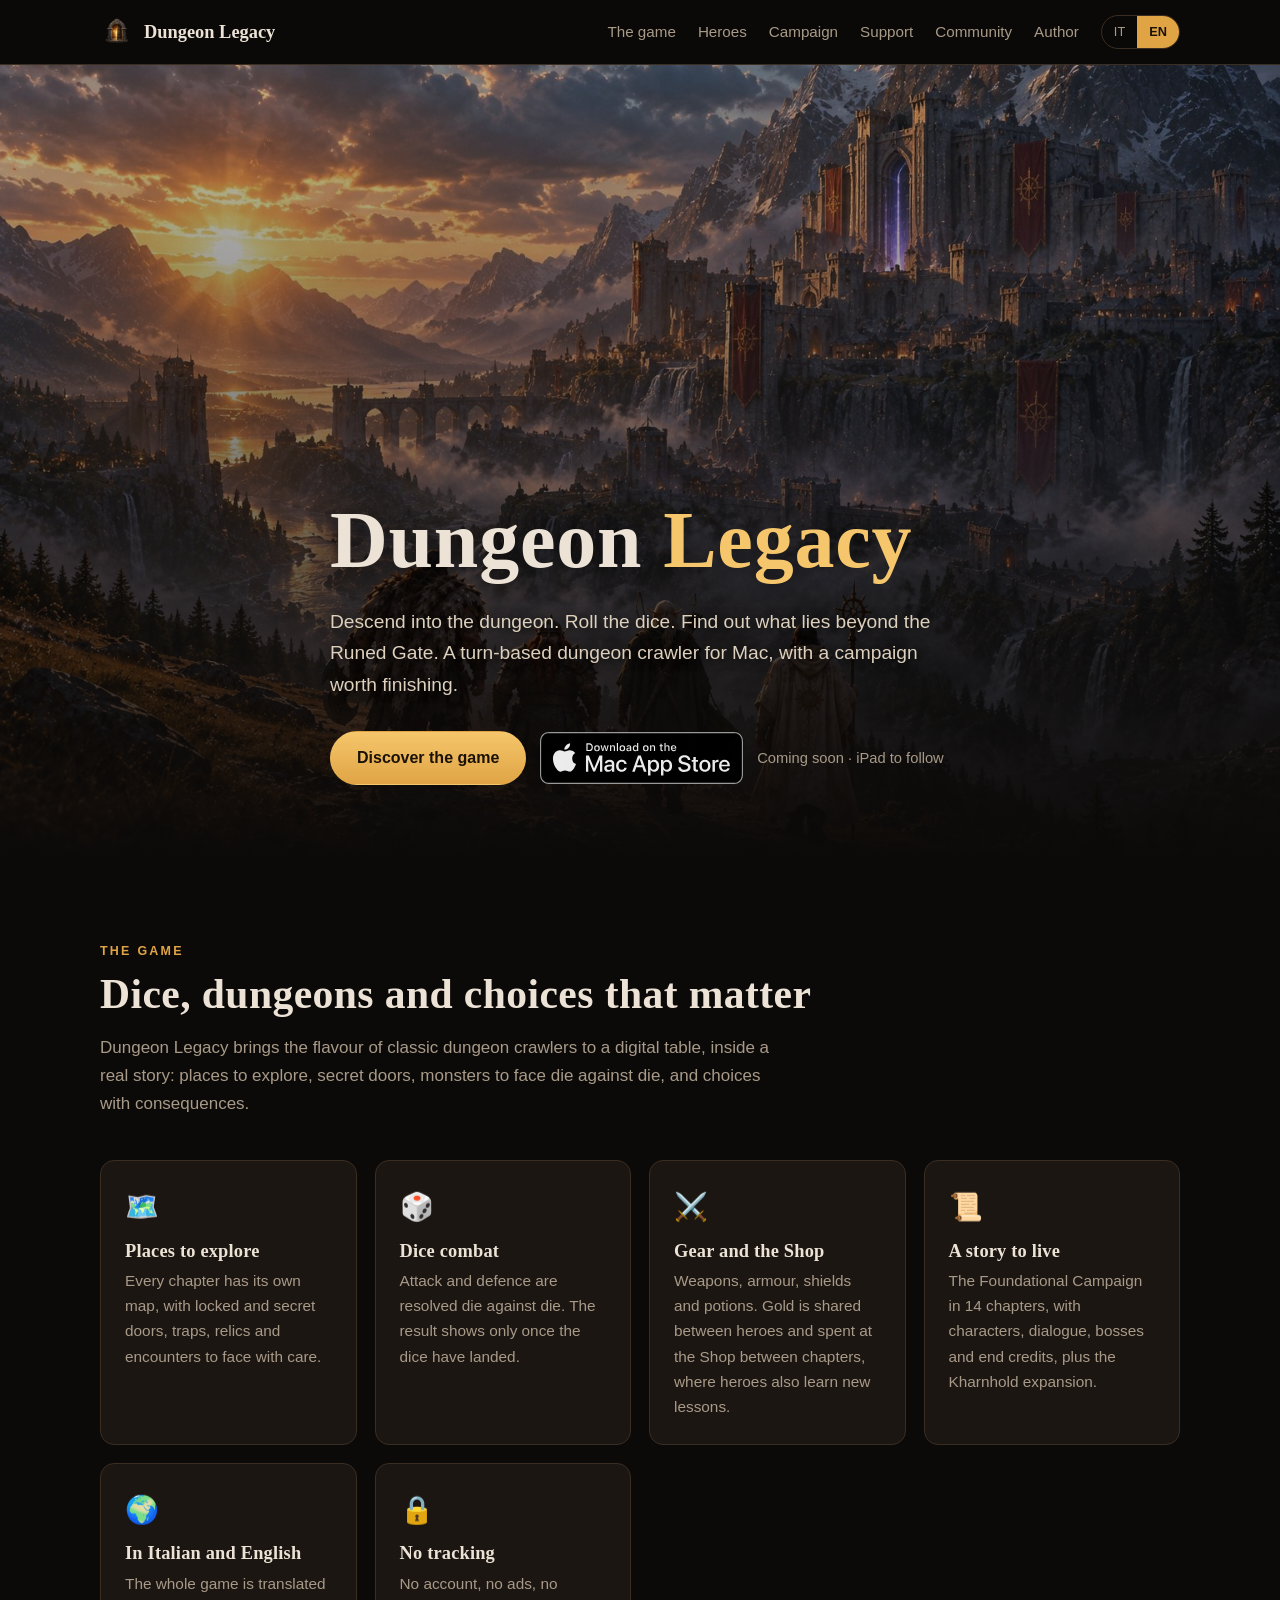
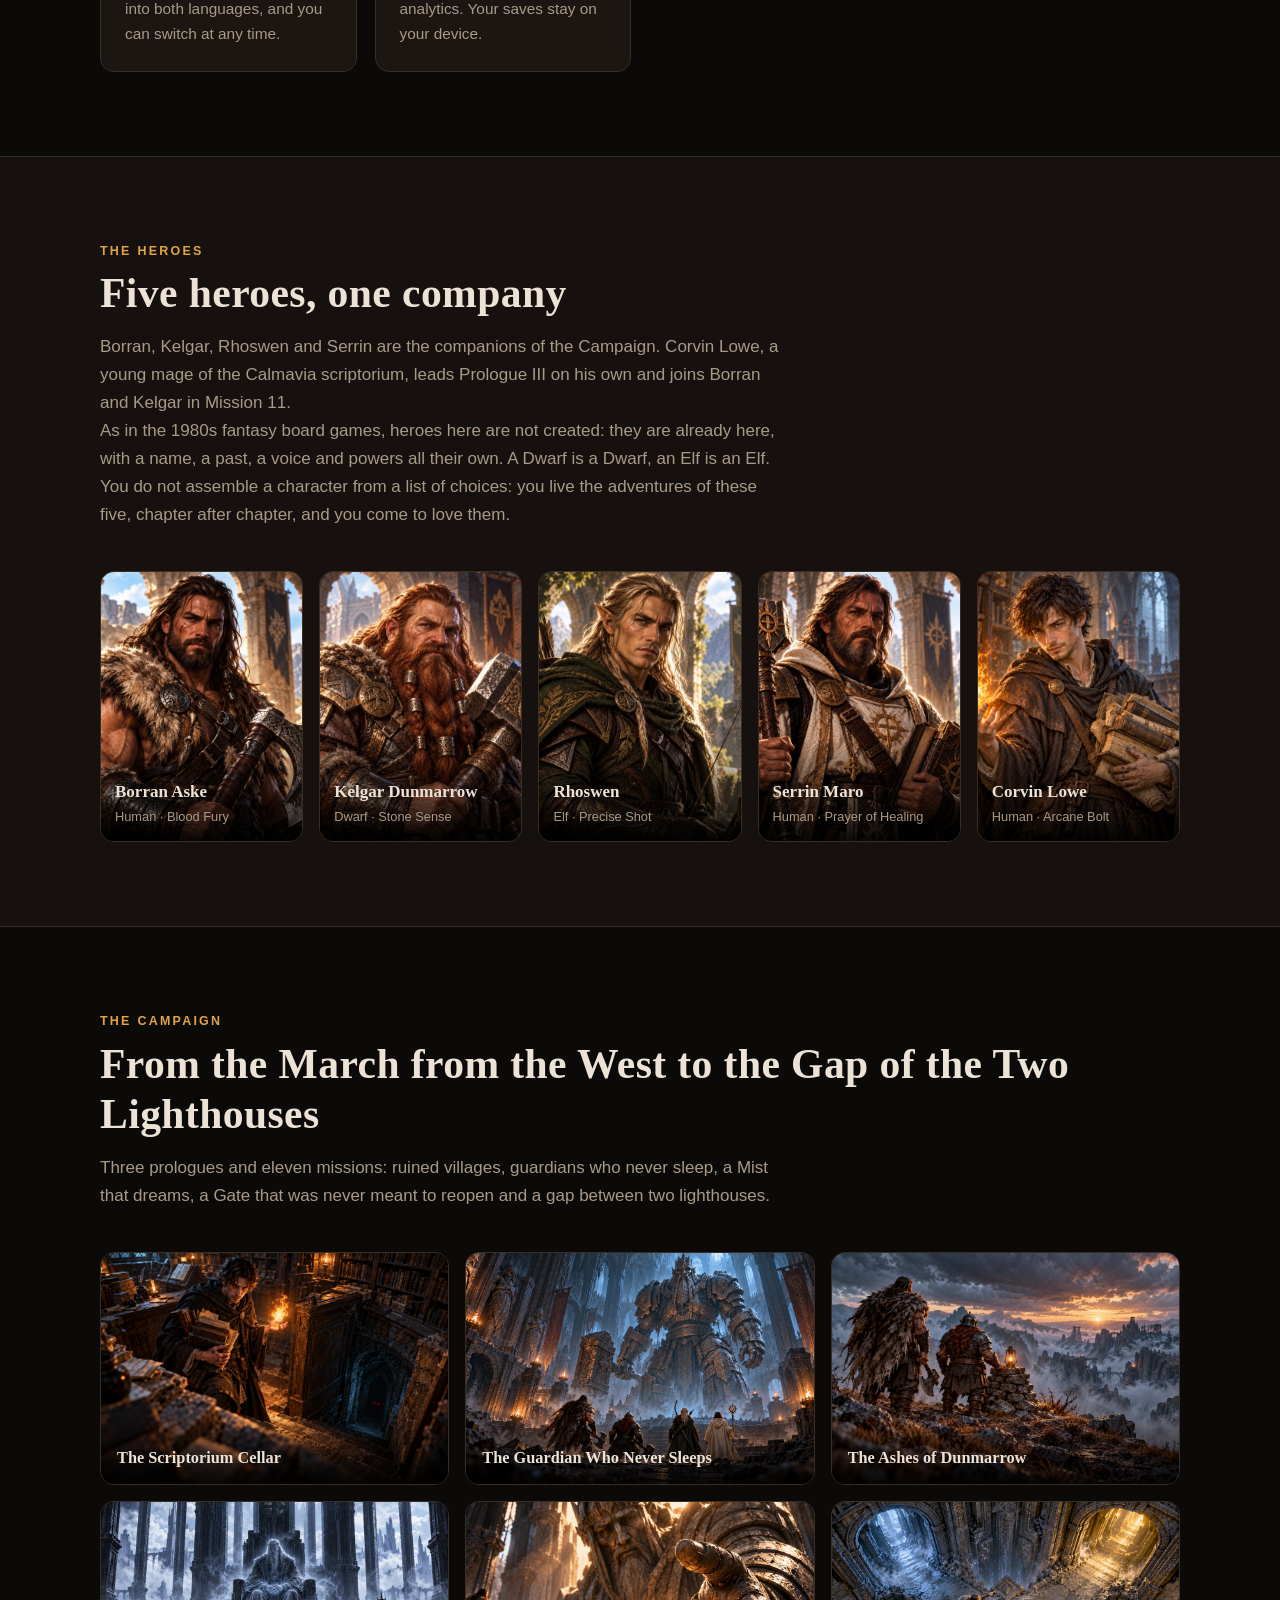
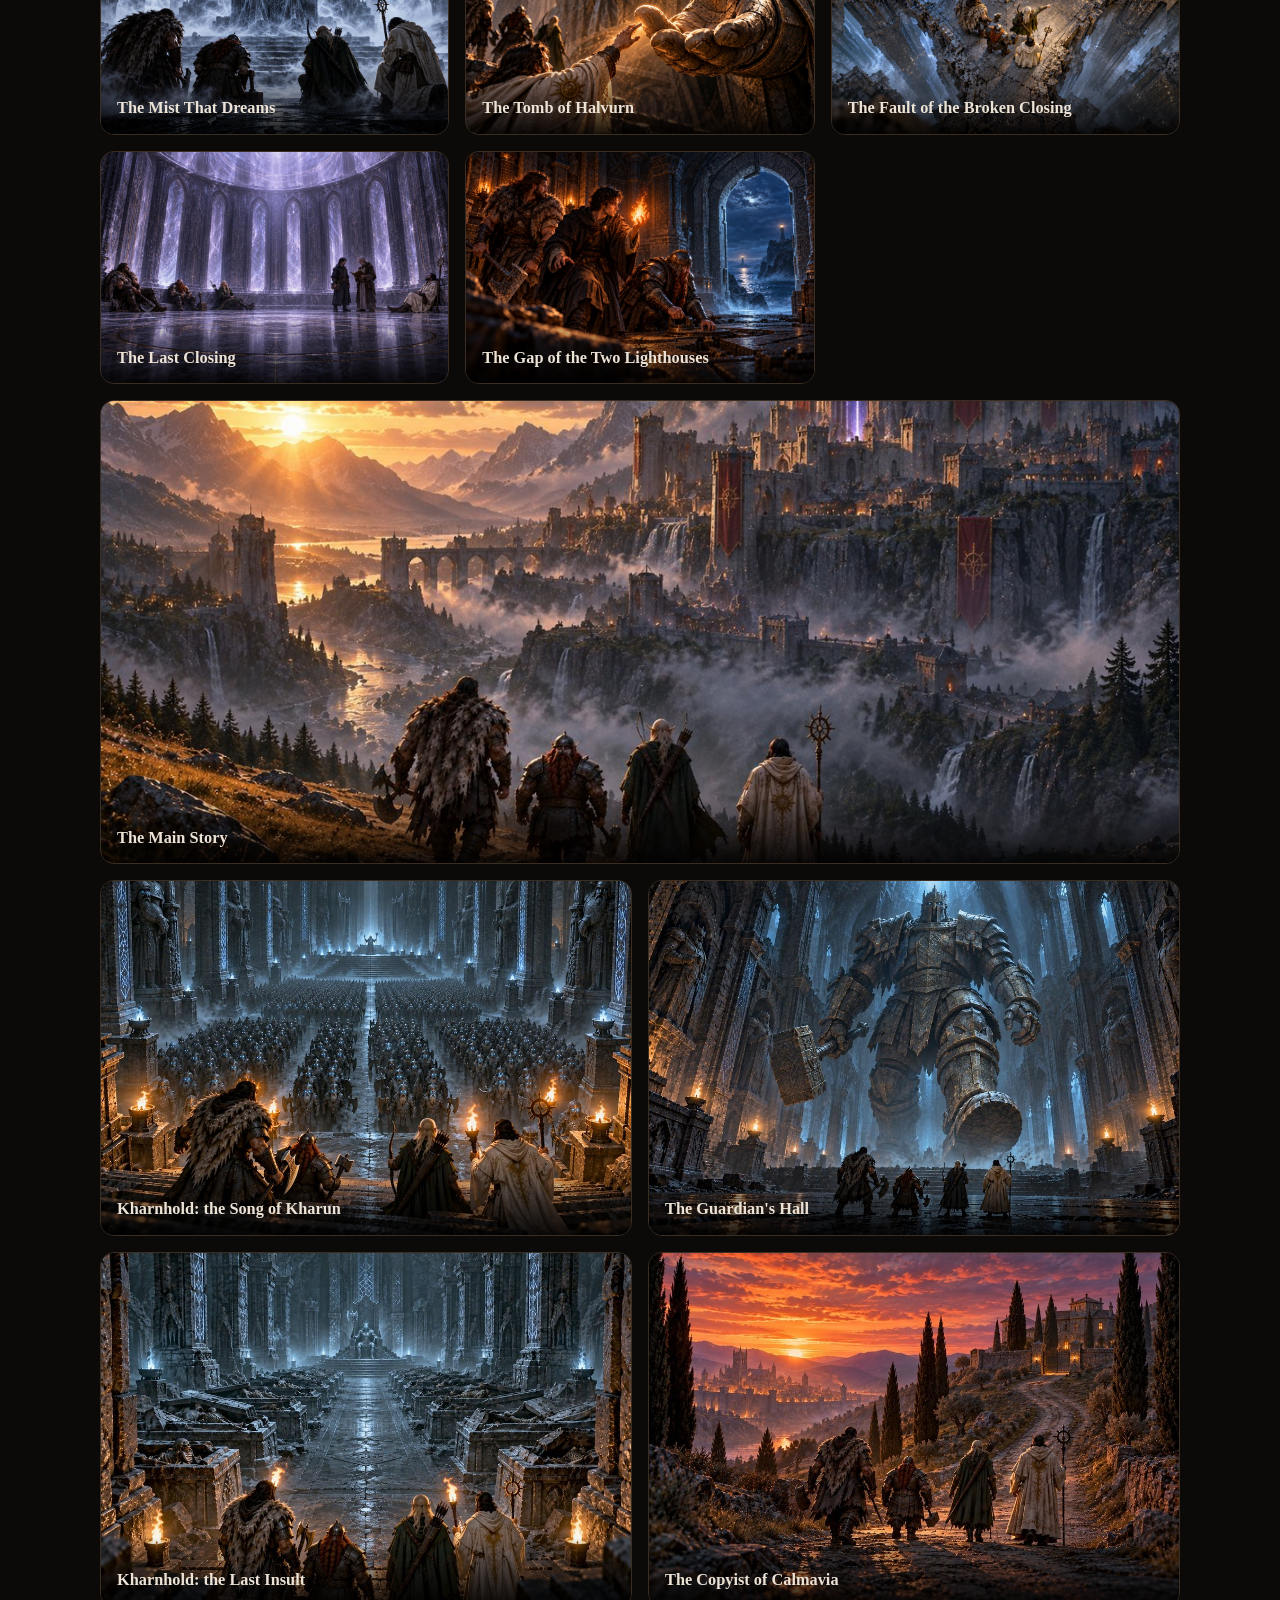
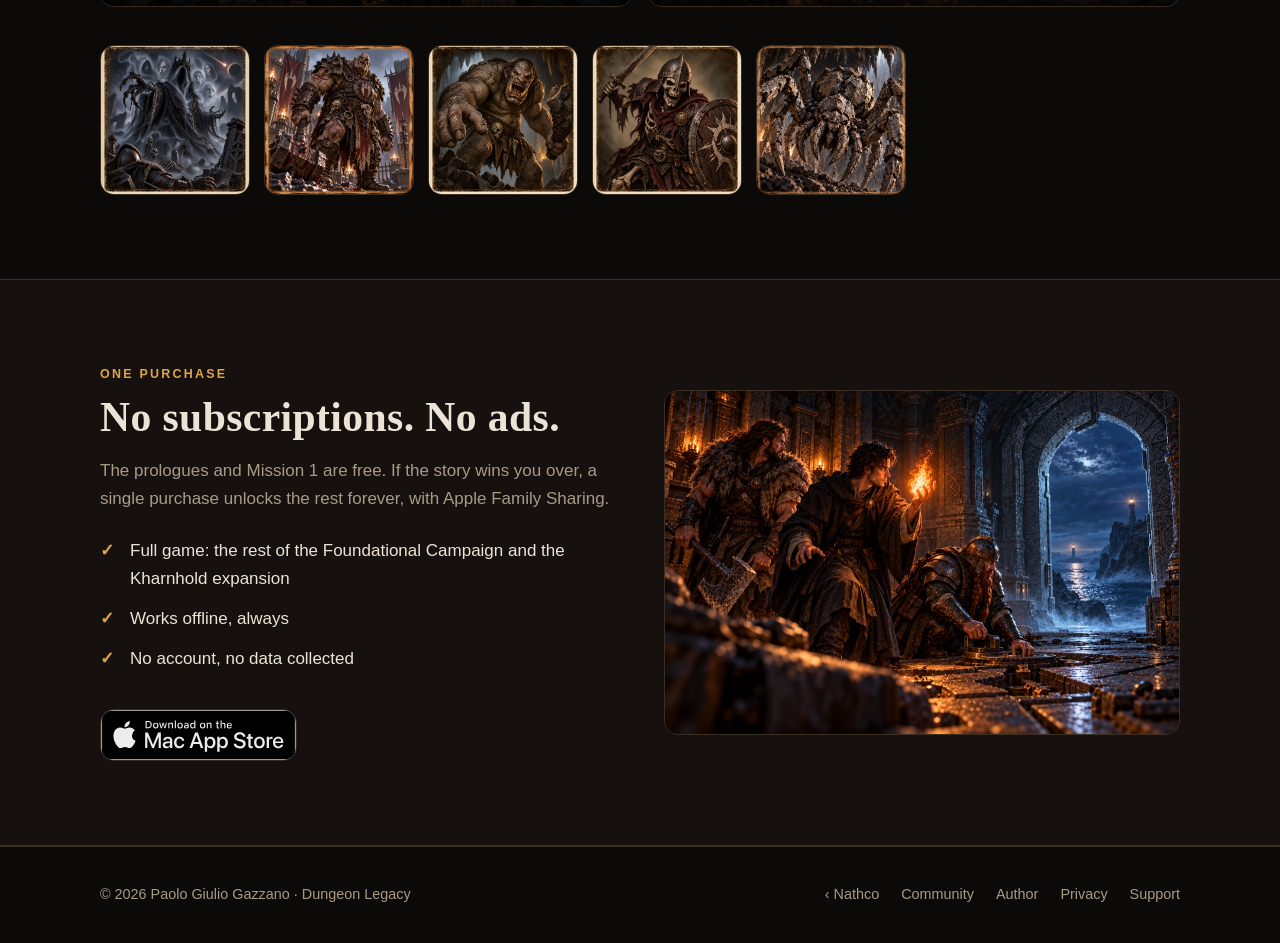
<file: index.html>
<!DOCTYPE html>
<html lang="it">
<head>
<meta charset="utf-8">
<meta name="viewport" content="width=device-width, initial-scale=1">
<title>Dungeon Legacy — dungeon crawler narrativo per Mac</title>
<meta name="description" content="Dungeon Legacy: dungeon crawler a turni per Mac con dadi, eroi e una campagna narrativa in 14 capitoli. Senza abbonamenti, senza pubblicità, senza raccolta dati.">
<meta property="og:title" content="Dungeon Legacy — dungeon crawler narrativo per Mac">
<meta property="og:description" content="Dungeon Legacy: dungeon crawler a turni per Mac con dadi, eroi e una campagna narrativa in 14 capitoli. Senza abbonamenti, senza pubblicità, senza raccolta dati.">
<meta property="og:type" content="website">
<meta property="og:site_name" content="Dungeon Legacy">
<meta property="og:locale" content="it_IT">
<meta property="og:locale:alternate" content="en_US">
<meta property="og:url" content="https://dungeonlegacy.app/">
<meta property="og:image" content="https://dungeonlegacy.app/img/hero-2.jpg">
<meta property="og:image:width" content="1536">
<meta property="og:image:height" content="1024">
<meta property="og:image:alt" content="Dungeon Legacy: eroi nel dungeon">
<meta name="twitter:card" content="summary_large_image">
<link rel="canonical" href="https://dungeonlegacy.app/">
<link rel="icon" href="img/logo.png">
<link rel="stylesheet" href="style.css">
</head>
<body data-title-it="Dungeon Legacy — Dungeon crawler narrativo per Mac" data-title-en="Dungeon Legacy — Story-driven dungeon crawler for Mac">
<header class="nav"><div class="wrap">
  <a class="brand" href="/"><img src="img/logo.png" alt="">Dungeon Legacy</a>
  <nav class="links">
    <a href="/#game"><span data-l="it">Il gioco</span><span data-l="en">The game</span></a>
    <a href="/#heroes"><span data-l="it">Eroi</span><span data-l="en">Heroes</span></a>
    <a href="/#campaign"><span data-l="it">Campagna</span><span data-l="en">Campaign</span></a>
    <a href="/support"><span data-l="it">Supporto</span><span data-l="en">Support</span></a>
    <a href="/community"><span data-l="it">Community</span><span data-l="en">Community</span></a>
  <a href="/author"><span data-l="it">Autore</span><span data-l="en">Author</span></a></nav>
  <div class="lang" role="group" aria-label="Language"><button data-lang="it" aria-pressed="true">IT</button><button data-lang="en" aria-pressed="false">EN</button></div>
</div></header>

<div class="hero"><div class="wrap">
  <h1>Dungeon <span>Legacy</span></h1>
  <p class="lead" data-l="it">Scendi nel dungeon. Tira i dadi. Scopri cosa si nasconde oltre la Porta Runata. Un dungeon crawler a turni per Mac, con una campagna che vale la pena di finire.</p>
  <p class="lead" data-l="en">Descend into the dungeon. Roll the dice. Find out what lies beyond the Runed Gate. A turn-based dungeon crawler for Mac, with a campaign worth finishing.</p>
  <div class="cta">
    <a class="btn primary" href="#game"><span data-l="it">Scopri il gioco</span><span data-l="en">Discover the game</span></a>
    <span class="store" data-soon><img data-l="it" src="img/badge-mas-it.svg" alt="Scarica su Mac App Store"><img data-l="en" src="img/badge-mas-en.svg" alt="Download on the Mac App Store"></span>
    <span class="badge-soon" data-l="it">In arrivo · iPad a seguire</span>
    <span class="badge-soon" data-l="en">Coming soon · iPad to follow</span>
  </div>
</div></div>

<section id="game"><div class="wrap">
  <div class="eyebrow" data-l="it">Il gioco</div><div class="eyebrow" data-l="en">The game</div>
  <h2 data-l="it">Dadi, dungeon e scelte che pesano</h2>
  <h2 data-l="en">Dice, dungeons and choices that matter</h2>
  <p class="sub" data-l="it">Dungeon Legacy porta al tavolo digitale il sapore dei classici dungeon crawler, dentro una storia vera: luoghi da esplorare, porte segrete, mostri da affrontare dado contro dado e scelte che hanno conseguenze.</p>
  <p class="sub" data-l="en">Dungeon Legacy brings the flavour of classic dungeon crawlers to a digital table, inside a real story: places to explore, secret doors, monsters to face die against die, and choices with consequences.</p>
  <div class="features">
    <div class="feat"><div class="ico">🗺️</div>
      <h3 data-l="it">Luoghi da esplorare</h3><h3 data-l="en">Places to explore</h3>
      <p data-l="it">Ogni capitolo ha la sua mappa, con porte chiuse e segrete, trappole, reperti e incontri da affrontare con giudizio.</p>
      <p data-l="en">Every chapter has its own map, with locked and secret doors, traps, relics and encounters to face with care.</p></div>
    <div class="feat"><div class="ico">🎲</div>
      <h3 data-l="it">Combattimento a dadi</h3><h3 data-l="en">Dice combat</h3>
      <p data-l="it">Attacco e difesa si risolvono dado contro dado. Il risultato compare solo quando i dadi si sono fermati.</p>
      <p data-l="en">Attack and defence are resolved die against die. The result shows only once the dice have landed.</p></div>
    <div class="feat"><div class="ico">⚔️</div>
      <h3 data-l="it">Equipaggiamento e Bottega</h3><h3 data-l="en">Gear and the Shop</h3>
      <p data-l="it">Armi, armature, scudi e pozioni. L'oro si condivide tra gli eroi e si spende alla Bottega tra un capitolo e l'altro, dove gli eroi imparano anche nuove lezioni.</p>
      <p data-l="en">Weapons, armour, shields and potions. Gold is shared between heroes and spent at the Shop between chapters, where heroes also learn new lessons.</p></div>
    <div class="feat"><div class="ico">📜</div>
      <h3 data-l="it">Una storia da vivere</h3><h3 data-l="en">A story to live</h3>
      <p data-l="it">La Campagna Fondativa in 14 capitoli, con personaggi, dialoghi, boss e titoli di coda, più l'espansione Kharnhold.</p>
      <p data-l="en">The Foundational Campaign in 14 chapters, with characters, dialogue, bosses and end credits, plus the Kharnhold expansion.</p></div>
    <div class="feat"><div class="ico">🌍</div>
      <h3 data-l="it">In italiano e in inglese</h3><h3 data-l="en">In Italian and English</h3>
      <p data-l="it">Tutto il gioco è tradotto in entrambe le lingue, e puoi cambiarla in qualsiasi momento.</p>
      <p data-l="en">The whole game is translated into both languages, and you can switch at any time.</p></div>
    <div class="feat"><div class="ico">🔒</div>
      <h3 data-l="it">Nessun tracciamento</h3><h3 data-l="en">No tracking</h3>
      <p data-l="it">Niente account, niente pubblicità, niente analytics. I tuoi salvataggi restano sul tuo dispositivo.</p>
      <p data-l="en">No account, no ads, no analytics. Your saves stay on your device.</p></div>
  </div>
</div></section>

<section id="heroes" class="alt"><div class="wrap">
  <div class="eyebrow" data-l="it">Gli eroi</div><div class="eyebrow" data-l="en">The heroes</div>
  <h2 data-l="it">Cinque eroi, una compagnia</h2><h2 data-l="en">Five heroes, one company</h2>
  <p class="sub" data-l="it">Borran, Kelgar, Rhoswen e Serrin sono i compagni della Campagna. Corvin Lowe, giovane mago dello scriptorium di Calmavia, guida da solo il Prologo III e affianca Borran e Kelgar nella Missione 11.</p>
  <p class="sub" data-l="en">Borran, Kelgar, Rhoswen and Serrin are the companions of the Campaign. Corvin Lowe, a young mage of the Calmavia scriptorium, leads Prologue III on his own and joins Borran and Kelgar in Mission 11.</p>
  <p class="sub" data-l="it">Come nei giochi fantasy da tavolo degli anni Ottanta, qui gli eroi non si creano: ci sono già, con un nome, un passato, una voce e poteri solo loro. Il Nano è un Nano, l'Elfo è un Elfo. Non assembli un personaggio da una lista di scelte: vivi le avventure di questi cinque, capitolo dopo capitolo, e impari a volergli bene.</p>
  <p class="sub" data-l="en">As in the 1980s fantasy board games, heroes here are not created: they are already here, with a name, a past, a voice and powers all their own. A Dwarf is a Dwarf, an Elf is an Elf. You do not assemble a character from a list of choices: you live the adventures of these five, chapter after chapter, and you come to love them.</p>
  <div class="heroes">
    <figure class="hcard"><img src="img/barbaro.jpg" alt="Borran Aske" loading="lazy"><figcaption>Borran Aske<small data-l="it">Umano · Furia di sangue</small><small data-l="en">Human · Blood Fury</small></figcaption></figure>
    <figure class="hcard"><img src="img/nano.jpg" alt="Kelgar Dunmarrow" loading="lazy"><figcaption>Kelgar Dunmarrow<small data-l="it">Nano · Fiuto della pietra</small><small data-l="en">Dwarf · Stone Sense</small></figcaption></figure>
    <figure class="hcard"><img src="img/elfo.jpg" alt="Rhoswen della Foglia Silenziosa" loading="lazy"><figcaption>Rhoswen<small data-l="it">Elfo · Tiro preciso</small><small data-l="en">Elf · Precise Shot</small></figcaption></figure>
    <figure class="hcard"><img src="img/chierico.jpg" alt="Serrin Maro" loading="lazy"><figcaption>Serrin Maro<small data-l="it">Umano · Preghiera di guarigione</small><small data-l="en">Human · Prayer of Healing</small></figcaption></figure>
    <figure class="hcard"><img src="img/mago.jpg" alt="Corvin Lowe" loading="lazy"><figcaption>Corvin Lowe<small data-l="it">Umano · Saetta arcana</small><small data-l="en">Human · Arcane Bolt</small></figcaption></figure>
  </div>
</div></section>

<section id="campaign"><div class="wrap">
  <div class="eyebrow" data-l="it">La campagna</div><div class="eyebrow" data-l="en">The campaign</div>
  <h2 data-l="it">Dalla Marcia da Ovest al Varco dei Due Fari</h2><h2 data-l="en">From the March from the West to the Gap of the Two Lighthouses</h2>
  <p class="sub" data-l="it">Tre prologhi e undici missioni: villaggi in rovina, guardiani che non dormono, una Bruma che sogna, una Porta che non doveva riaprirsi e un varco tra due fari.</p>
  <p class="sub" data-l="en">Three prologues and eleven missions: ruined villages, guardians who never sleep, a Mist that dreams, a Gate that was never meant to reopen and a gap between two lighthouses.</p>
  <div class="gallery">
    <figure><img src="img/p3.jpg" alt="" loading="lazy"><figcaption><b data-l="it">La Cantina dello Scriptorium</b><b data-l="en">The Scriptorium Cellar</b></figcaption></figure>
    <figure><img src="img/m2.jpg" alt="" loading="lazy"><figcaption><b data-l="it">Il Guardiano che Non Dorme</b><b data-l="en">The Guardian Who Never Sleeps</b></figcaption></figure>
    <figure><img src="img/m3.jpg" alt="" loading="lazy"><figcaption><b data-l="it">Le Ceneri di Dunmarrow</b><b data-l="en">The Ashes of Dunmarrow</b></figcaption></figure>
    <figure><img src="img/m5.jpg" alt="" loading="lazy"><figcaption><b data-l="it">La Bruma che Sogna</b><b data-l="en">The Mist That Dreams</b></figcaption></figure>
    <figure><img src="img/m7.jpg" alt="" loading="lazy"><figcaption><b data-l="it">Il Sepolcro di Halvurn</b><b data-l="en">The Tomb of Halvurn</b></figcaption></figure>
    <figure><img src="img/m8.jpg" alt="" loading="lazy"><figcaption><b data-l="it">La Faglia della Chiusura Spezzata</b><b data-l="en">The Fault of the Broken Closing</b></figcaption></figure>
    <figure><img src="img/m10.jpg" alt="" loading="lazy"><figcaption><b data-l="it">L'Ultima Chiusura</b><b data-l="en">The Last Closing</b></figcaption></figure>
    <figure><img src="img/m11.jpg" alt="" loading="lazy"><figcaption><b data-l="it">Il Varco dei Due Fari</b><b data-l="en">The Gap of the Two Lighthouses</b></figcaption></figure>
  </div>
  <div class="gallery gallery-wide">
    <figure class="pano"><img src="img/w_mainstory.jpg" alt="" loading="lazy"><figcaption><b data-l="it">La Storia Principale</b><b data-l="en">The Main Story</b></figcaption></figure>
    <figure><img src="img/w_kharnhold8.jpg" alt="" loading="lazy"><figcaption><b data-l="it">Kharnhold: il Canto di Kharun</b><b data-l="en">Kharnhold: the Song of Kharun</b></figcaption></figure>
    <figure><img src="img/w_m2b.jpg" alt="" loading="lazy"><figcaption><b data-l="it">La Sala del Guardiano</b><b data-l="en">The Guardian's Hall</b></figcaption></figure>
    <figure><img src="img/w_kharnhold7.jpg" alt="" loading="lazy"><figcaption><b data-l="it">Kharnhold: l'Ultimo Insulto</b><b data-l="en">Kharnhold: the Last Insult</b></figcaption></figure>
    <figure><img src="img/w_m4.jpg" alt="" loading="lazy"><figcaption><b data-l="it">Il Copista di Calmavia</b><b data-l="en">The Copyist of Calmavia</b></figcaption></figure>
  </div>
  <div class="monsters" aria-hidden="true">
    <img src="img/voth.jpg" alt="" loading="lazy"><img src="img/titani_bragor.jpg" alt="" loading="lazy"><img src="img/cave_troll.jpg" alt="" loading="lazy"><img src="img/skeleton_warrior.jpg" alt="" loading="lazy"><img src="img/stone_spider.jpg" alt="" loading="lazy">
  </div>
</div></section>

<section class="alt"><div class="wrap split">
  <div>
    <div class="eyebrow" data-l="it">Un solo acquisto</div><div class="eyebrow" data-l="en">One purchase</div>
    <h2 data-l="it">Niente abbonamenti. Niente pubblicità.</h2><h2 data-l="en">No subscriptions. No ads.</h2>
    <p class="sub" data-l="it">Prologhi e Missione 1 sono gratis. Se la storia ti conquista, un unico acquisto sblocca il resto per sempre, con la Condivisione in famiglia di Apple.</p>
    <p class="sub" data-l="en">The prologues and Mission 1 are free. If the story wins you over, a single purchase unlocks the rest forever, with Apple Family Sharing.</p>
    <ul class="checks">
      <li data-l="it">Gioco completo: il resto della Campagna Fondativa e l'espansione Kharnhold</li>
      <li data-l="en">Full game: the rest of the Foundational Campaign and the Kharnhold expansion</li>
      <li data-l="it">Funziona offline, sempre</li><li data-l="en">Works offline, always</li>
      <li data-l="it">Nessun account, nessun dato raccolto</li><li data-l="en">No account, no data collected</li>
    </ul>
    <div class="cta"><span class="store" data-soon><img data-l="it" src="img/badge-mas-it.svg" alt="Scarica su Mac App Store"><img data-l="en" src="img/badge-mas-en.svg" alt="Download on the Mac App Store"></span></div>
  </div>
  <img src="img/m11.jpg" alt="" loading="lazy">
</div></section>

<footer><div class="wrap">
  <div>© 2026 Paolo Giulio Gazzano · Dungeon Legacy</div>
  <nav><a data-l="it" href="https://nathco.app/it/">‹ Nathco</a><a data-l="en" href="https://nathco.app/">‹ Nathco</a><a href="/community"><span data-l="it">Community</span><span data-l="en">Community</span></a><a href="/author"><span data-l="it">Autore</span><span data-l="en">Author</span></a><a href="/privacy">Privacy</a><a href="/support"><span data-l="it">Supporto</span><span data-l="en">Support</span></a></nav>
</div></footer>
<script src="script.js"></script>
</body>
</html>
</file>
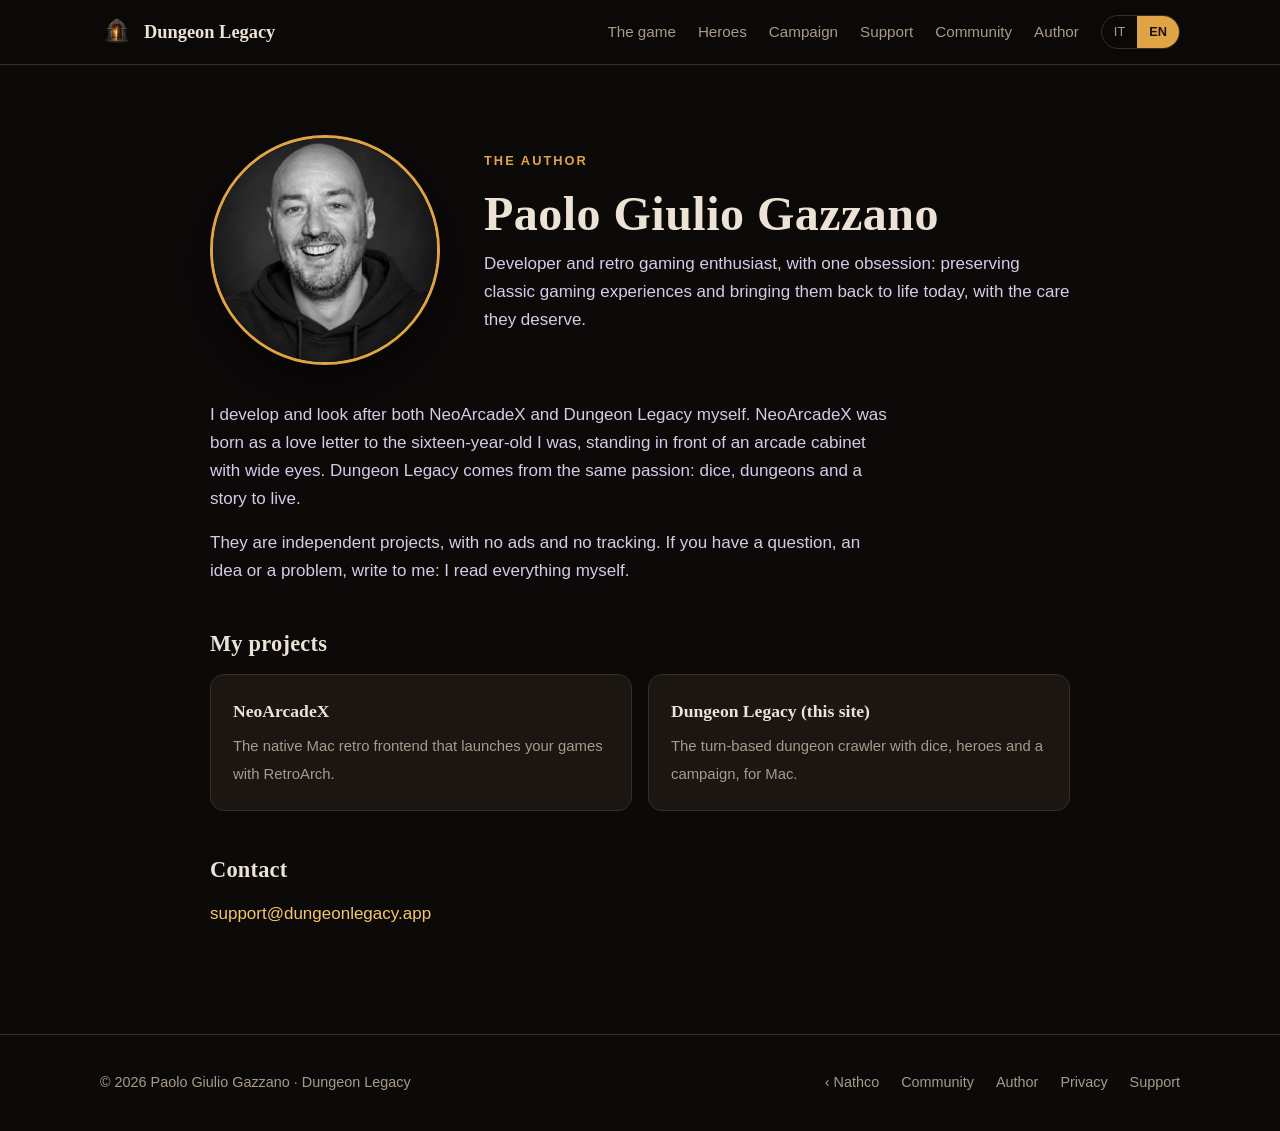
<file: author.html>
<!DOCTYPE html>
<html lang="it">
<head>
<meta charset="utf-8">
<meta name="viewport" content="width=device-width, initial-scale=1">
<title>Paolo Giulio Gazzano — autore di Dungeon Legacy e NeoArcadeX</title>
<meta name="description" content="Chi sviluppa Dungeon Legacy e NeoArcadeX: Paolo Giulio Gazzano, sviluppatore e appassionato di retrogaming. Progetti indipendenti, senza pubblicità e senza tracciamento.">
<meta property="og:title" content="Paolo Giulio Gazzano — autore di Dungeon Legacy e NeoArcadeX">
<meta property="og:description" content="Chi sviluppa Dungeon Legacy e NeoArcadeX: Paolo Giulio Gazzano, sviluppatore e appassionato di retrogaming. Progetti indipendenti, senza pubblicità e senza tracciamento.">
<meta property="og:type" content="website">
<meta property="og:site_name" content="Dungeon Legacy">
<meta property="og:locale" content="it_IT">
<meta property="og:locale:alternate" content="en_US">
<meta property="og:url" content="https://dungeonlegacy.app/author">
<meta property="og:image" content="https://dungeonlegacy.app/img/hero-2.jpg">
<meta property="og:image:width" content="1536">
<meta property="og:image:height" content="1024">
<meta property="og:image:alt" content="Dungeon Legacy: eroi nel dungeon">
<meta name="twitter:card" content="summary_large_image">
<link rel="canonical" href="https://dungeonlegacy.app/author">
<link rel="icon" href="img/logo.png">
<link rel="stylesheet" href="style.css">
</head>
<body data-title-it="Paolo Giulio Gazzano — Autore di Dungeon Legacy" data-title-en="Paolo Giulio Gazzano — Author of Dungeon Legacy">
<header class="nav"><div class="wrap">
  <a class="brand" href="/"><img src="img/logo.png" alt="">Dungeon Legacy</a>
  <nav class="links">
    <a href="/#game"><span data-l="it">Il gioco</span><span data-l="en">The game</span></a>
    <a href="/#heroes"><span data-l="it">Eroi</span><span data-l="en">Heroes</span></a>
    <a href="/#campaign"><span data-l="it">Campagna</span><span data-l="en">Campaign</span></a>
    <a href="/support"><span data-l="it">Supporto</span><span data-l="en">Support</span></a>
    <a href="/community"><span data-l="it">Community</span><span data-l="en">Community</span></a>
  <a href="/author"><span data-l="it">Autore</span><span data-l="en">Author</span></a></nav>
  <div class="lang" role="group" aria-label="Language"><button data-lang="it" aria-pressed="true">IT</button><button data-lang="en" aria-pressed="false">EN</button></div>
</div></header>
<main class="author-page">
<div class="ah">
 <img src="img/paolo.jpg" alt="Paolo Giulio Gazzano">
 <div>
  <div class="role"><span data-l="it">L'autore</span><span data-l="en">The author</span></div>
  <h1>Paolo Giulio Gazzano</h1>
  <p data-l="it">Sviluppatore e appassionato di retrogaming, con una fissa: preservare le esperienze di gioco classiche e farle rivivere oggi, con la cura che meritano.</p>
  <p data-l="en">Developer and retro gaming enthusiast, with one obsession: preserving classic gaming experiences and bringing them back to life today, with the care they deserve.</p>
 </div>
</div>
<div style="margin-top:36px">
<p data-l="it">Sviluppo e seguo personalmente sia NeoArcadeX sia Dungeon Legacy. NeoArcadeX è nato come una lettera d'amore al ragazzo di sedici anni che ero, davanti a un cabinato con gli occhi spalancati. Dungeon Legacy nasce dalla stessa passione: dadi, dungeon e una storia da vivere.</p>
<p data-l="en">I develop and look after both NeoArcadeX and Dungeon Legacy myself. NeoArcadeX was born as a love letter to the sixteen-year-old I was, standing in front of an arcade cabinet with wide eyes. Dungeon Legacy comes from the same passion: dice, dungeons and a story to live.</p>
<p data-l="it">Sono progetti indipendenti, senza pubblicità e senza tracciamento. Se hai un dubbio, un'idea o un problema, scrivimi: leggo tutto io.</p>
<p data-l="en">They are independent projects, with no ads and no tracking. If you have a question, an idea or a problem, write to me: I read everything myself.</p>
<h2><span data-l="it">I miei progetti</span><span data-l="en">My projects</span></h2>
<div class="proj">
 <a href="https://neoarcadex.com"><b>NeoArcadeX</b><span class="d" data-l="it">Il frontend retro nativo per Mac che lancia i tuoi giochi con RetroArch.</span><span class="d" data-l="en">The native Mac retro frontend that launches your games with RetroArch.</span></a>
 <a href="https://dungeonlegacy.app"><b>Dungeon Legacy<span data-l="it"> (questo sito)</span><span data-l="en"> (this site)</span></b><span class="d" data-l="it">Il dungeon crawler a turni con dadi, eroi e una campagna, per Mac.</span><span class="d" data-l="en">The turn-based dungeon crawler with dice, heroes and a campaign, for Mac.</span></a>
</div>
<h2><span data-l="it">Contatti</span><span data-l="en">Contact</span></h2>
<p><a href="mailto:support@dungeonlegacy.app">support@dungeonlegacy.app</a></p>
</div>
</main>
<footer><div class="wrap">
  <div>© 2026 Paolo Giulio Gazzano · Dungeon Legacy</div>
  <nav><a data-l="it" href="https://nathco.app/it/">‹ Nathco</a><a data-l="en" href="https://nathco.app/">‹ Nathco</a><a href="/community"><span data-l="it">Community</span><span data-l="en">Community</span></a><a href="/author"><span data-l="it">Autore</span><span data-l="en">Author</span></a><a href="/privacy">Privacy</a><a href="/support"><span data-l="it">Supporto</span><span data-l="en">Support</span></a></nav>
</div></footer>
<script src="script.js"></script>
</body>
</html>
</file>
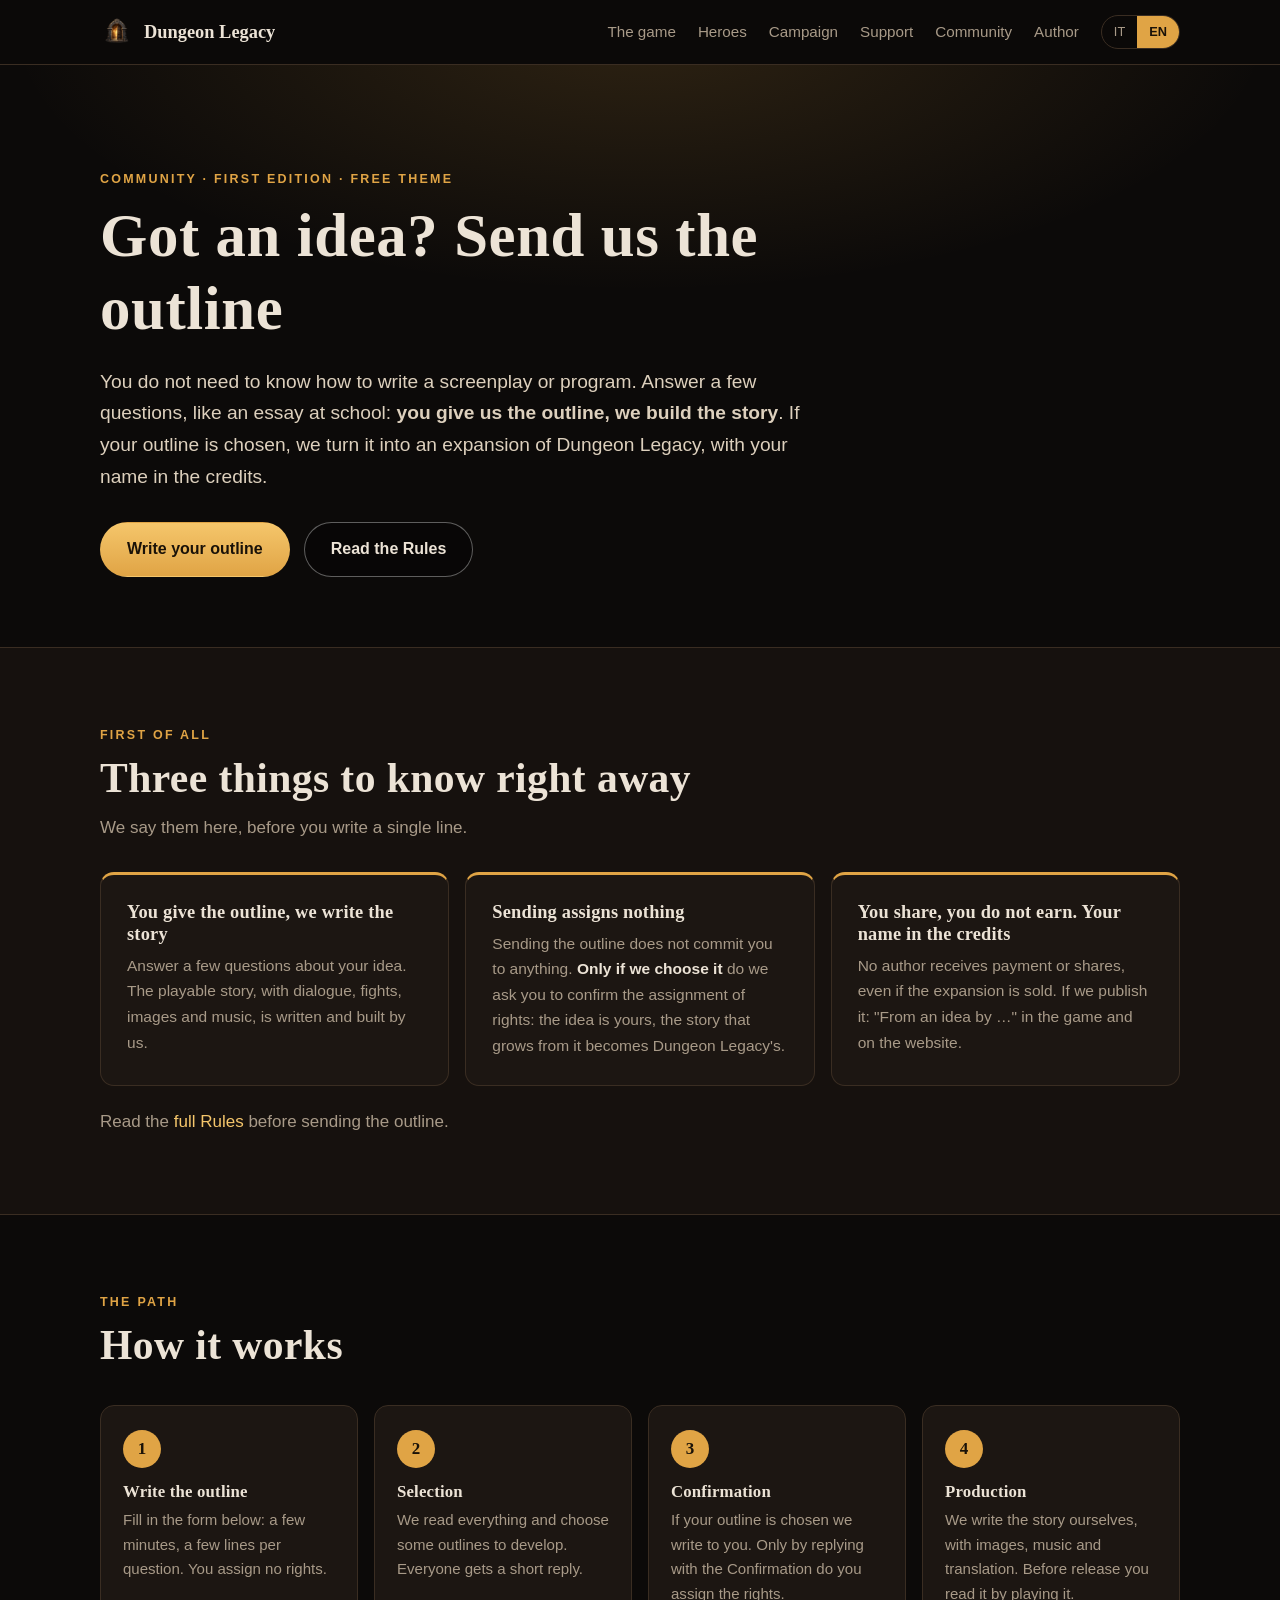
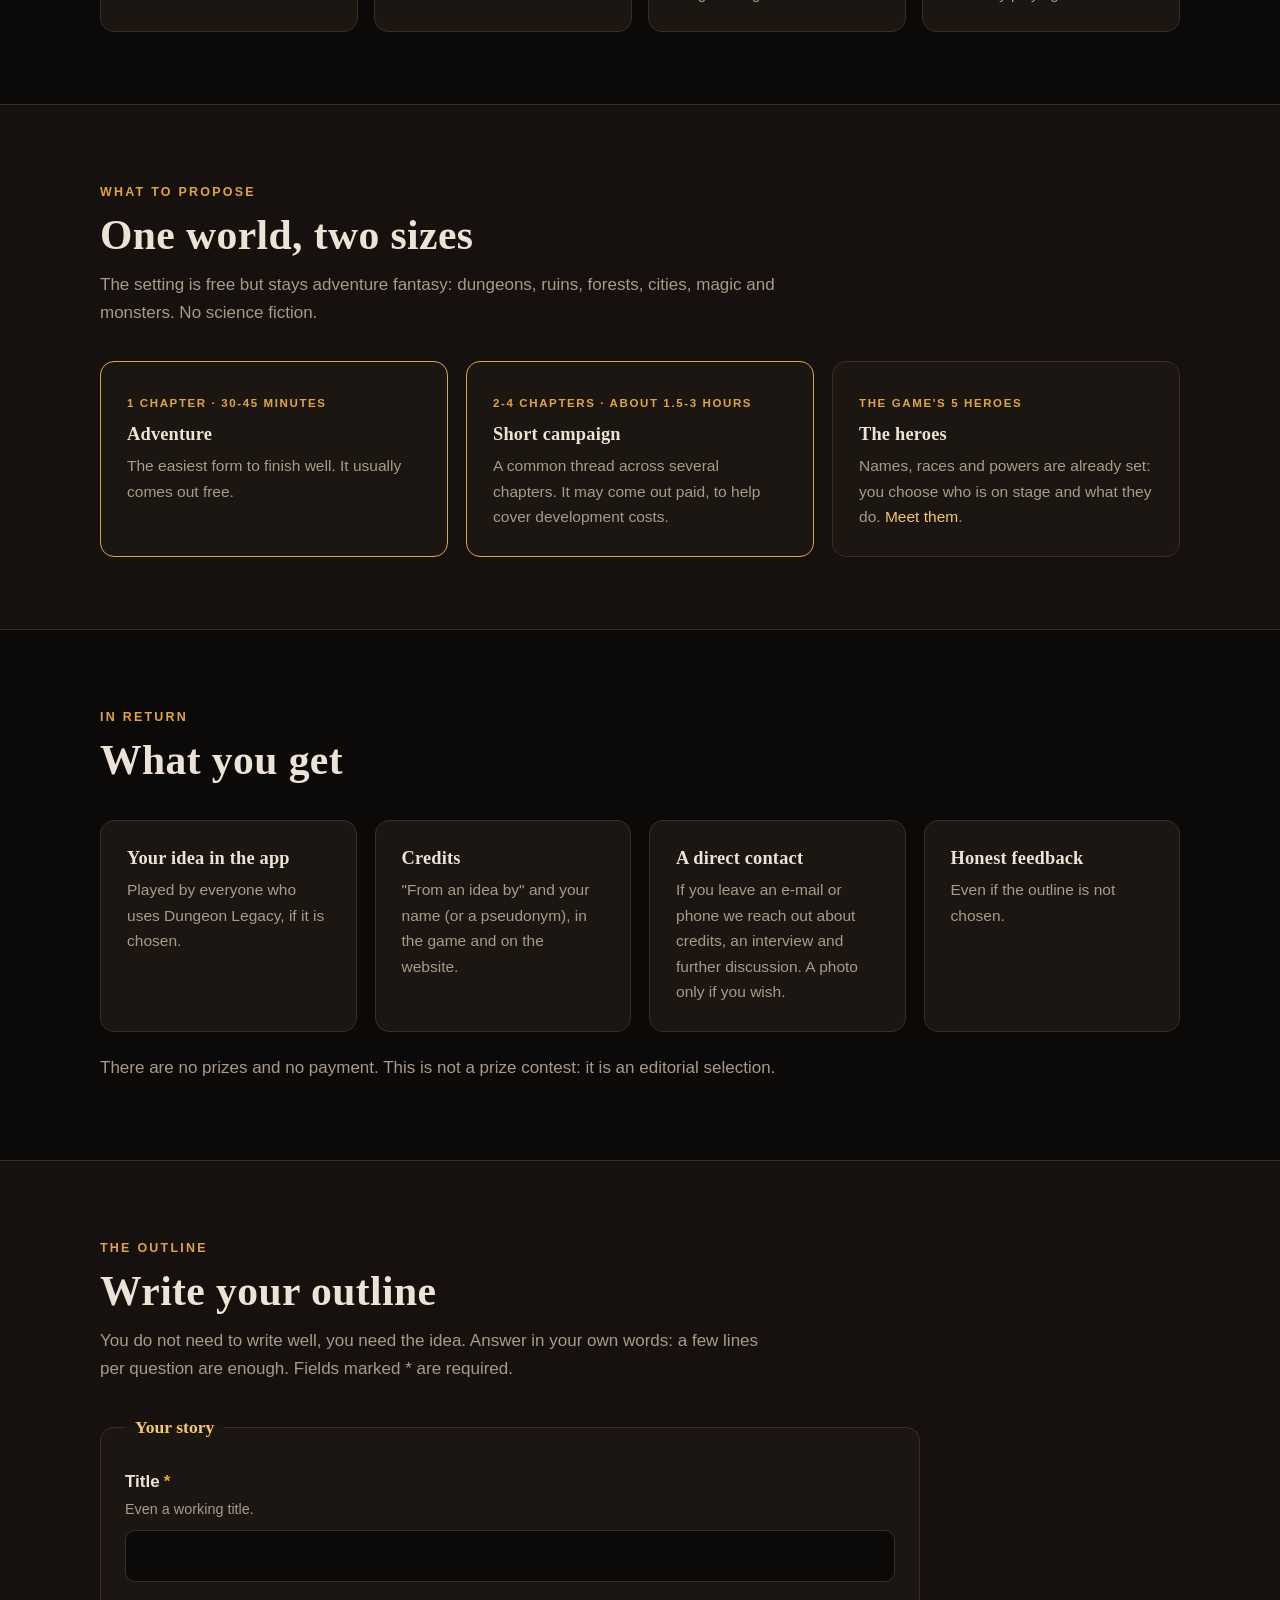
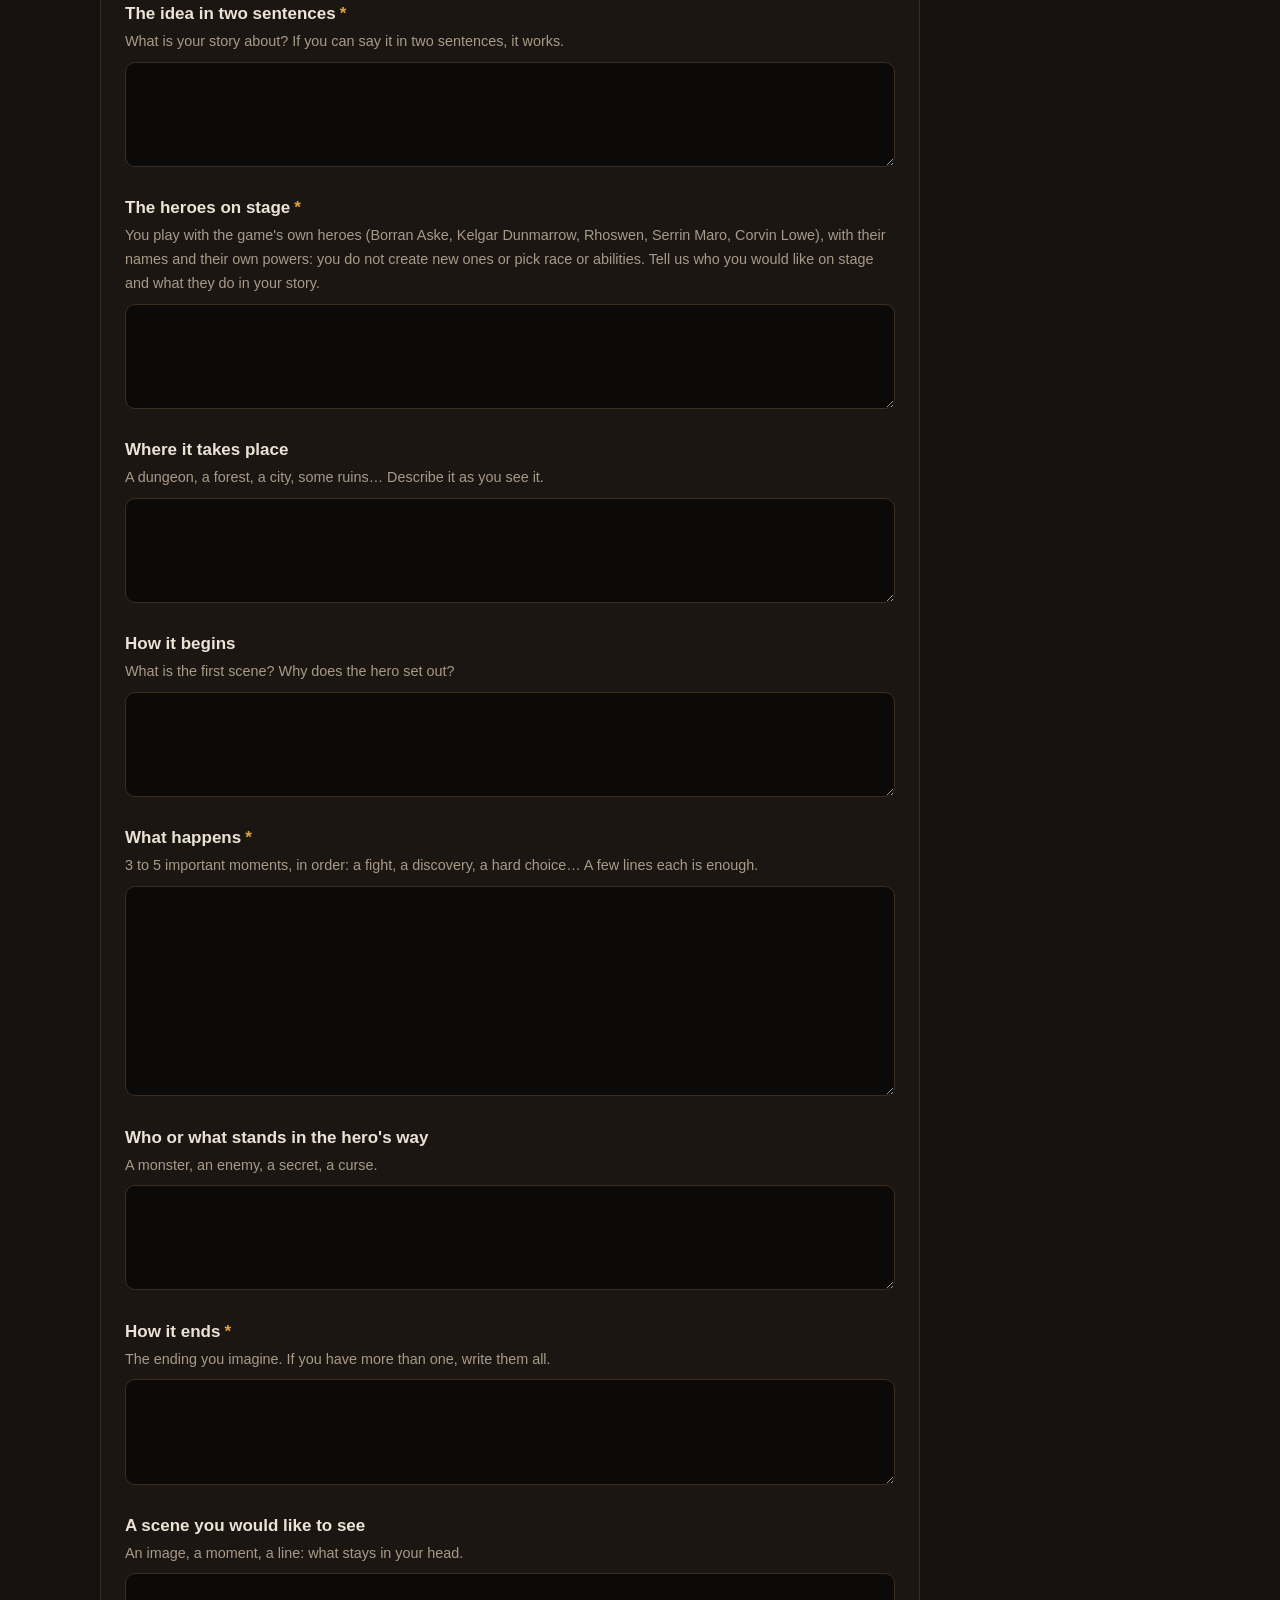
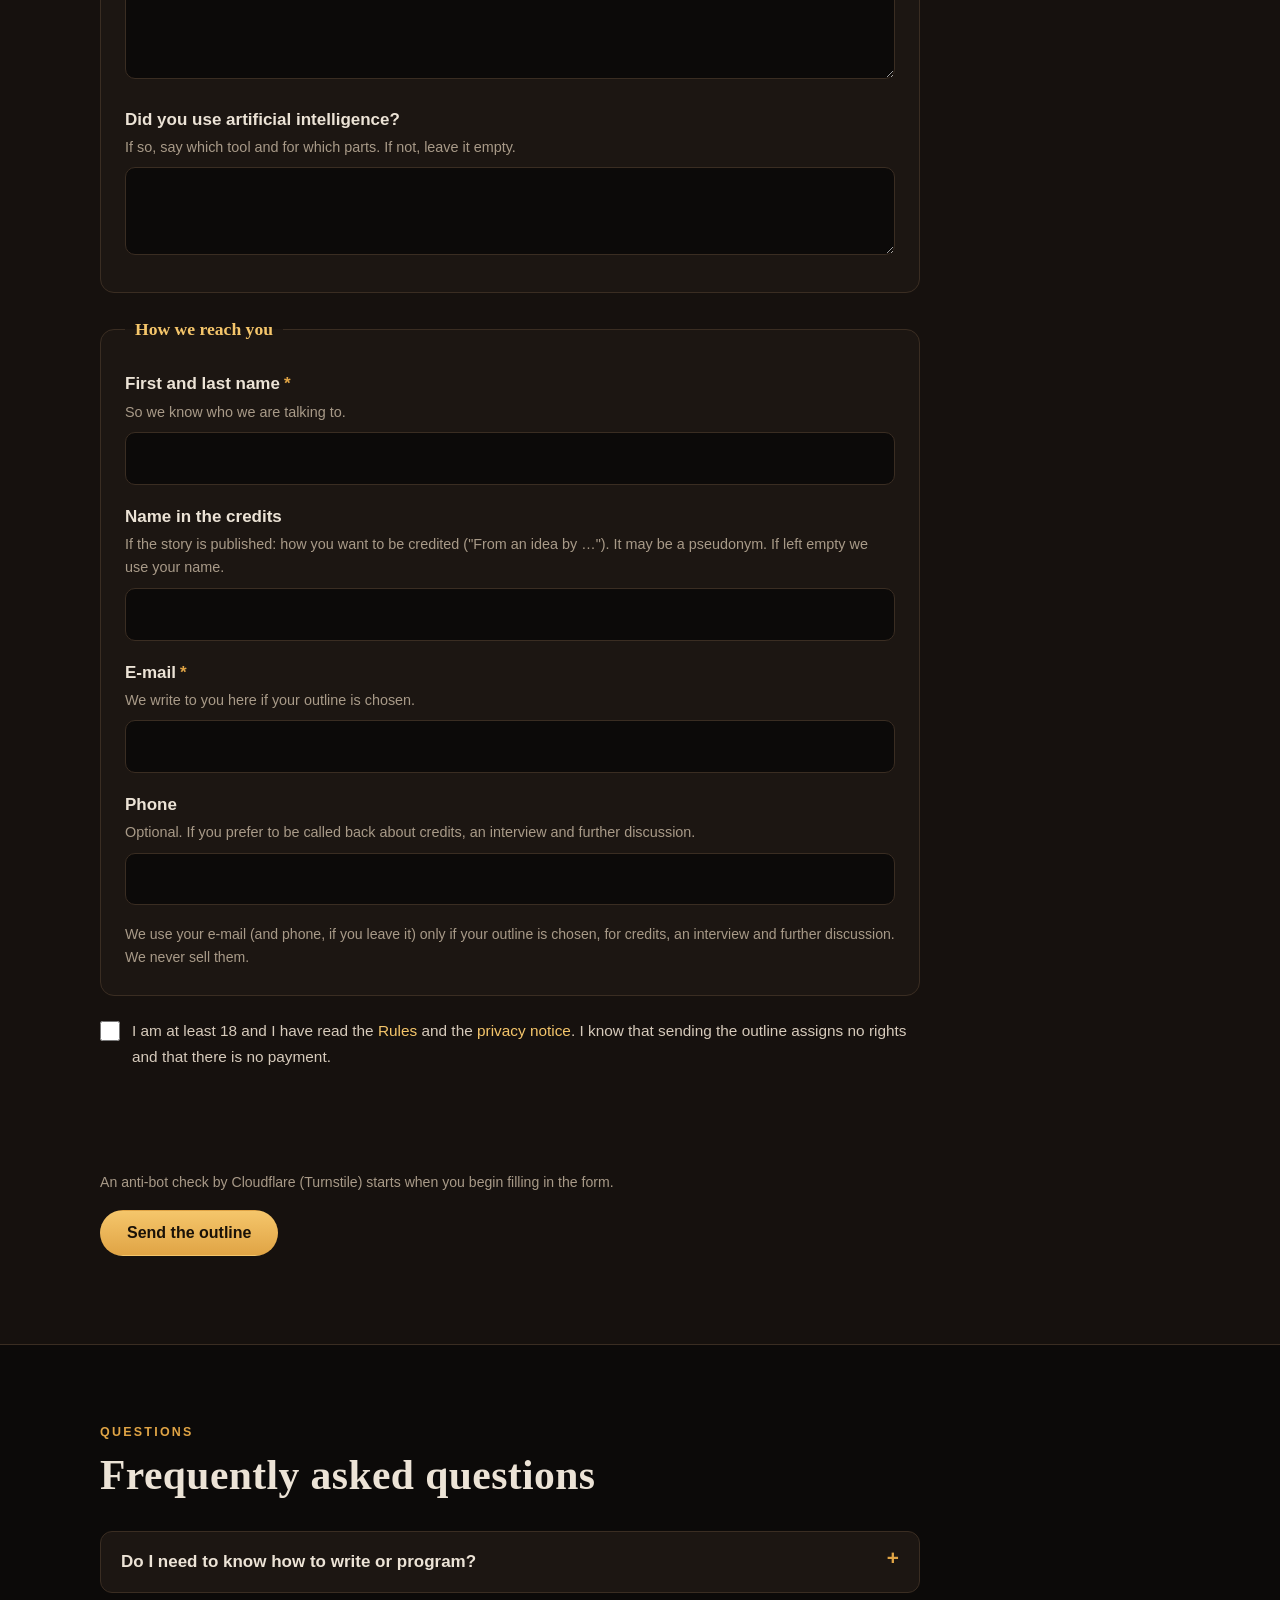
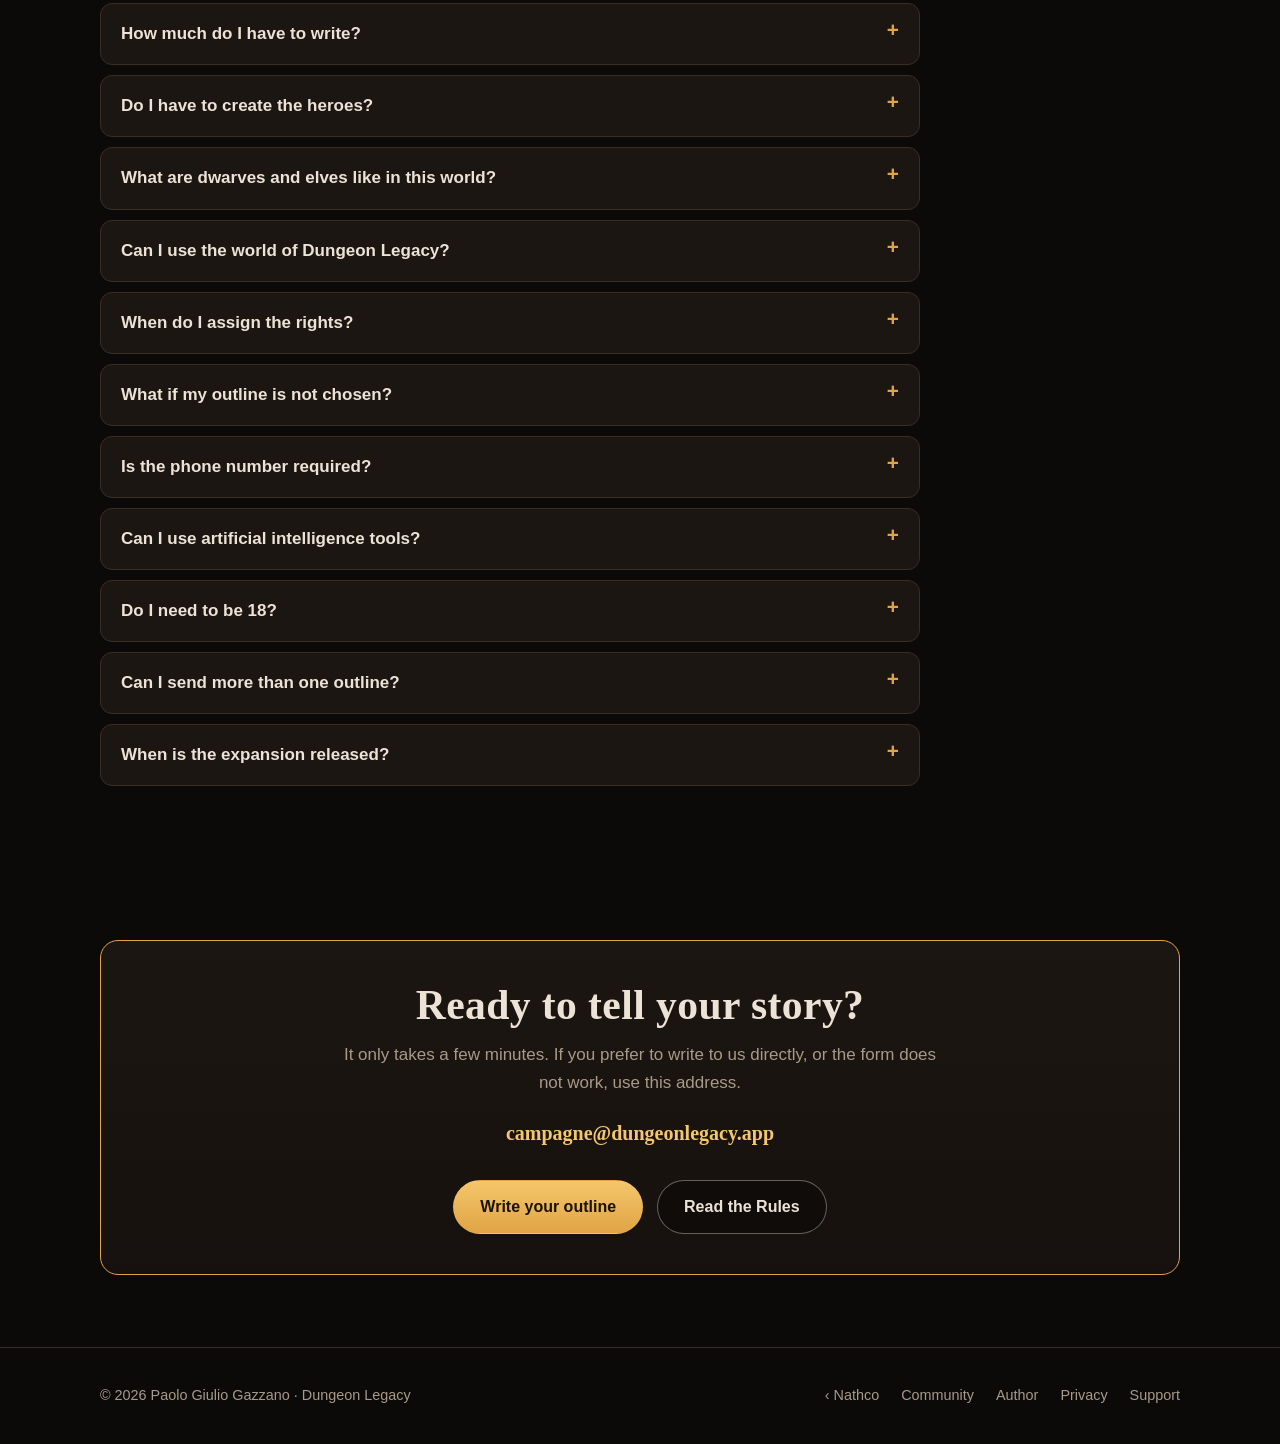
<file: community.html>
<!DOCTYPE html>
<html lang="it">
<head>
<meta charset="utf-8">
<meta name="viewport" content="width=device-width, initial-scale=1">
<title>Racconta la tua storia — Dungeon Legacy</title>
<meta name="description" content="Hai un&#x27;idea per un&#x27;avventura? Scrivi la traccia: se la scegliamo, la trasformiamo noi in un&#x27;espansione di Dungeon Legacy, con «Da un&#x27;idea di» e il tuo nome nei crediti.">
<meta property="og:title" content="Racconta la tua storia — Dungeon Legacy">
<meta property="og:description" content="Hai un&#x27;idea per un&#x27;avventura? Scrivi la traccia: se la scegliamo, la trasformiamo noi in un&#x27;espansione di Dungeon Legacy, con «Da un&#x27;idea di» e il tuo nome nei crediti.">
<meta property="og:type" content="website">
<meta property="og:site_name" content="Dungeon Legacy">
<meta property="og:locale" content="it_IT">
<meta property="og:locale:alternate" content="en_US">
<meta property="og:url" content="https://dungeonlegacy.app/community">
<meta property="og:image" content="https://dungeonlegacy.app/img/hero-2.jpg">
<meta property="og:image:width" content="1536">
<meta property="og:image:height" content="1024">
<meta property="og:image:alt" content="Dungeon Legacy: eroi nel dungeon">
<meta name="twitter:card" content="summary_large_image">
<link rel="canonical" href="https://dungeonlegacy.app/community">
<link rel="icon" href="img/logo.png">
<link rel="stylesheet" href="style.css">
</head>
<body data-title-it="Racconta la tua storia — Dungeon Legacy" data-title-en="Tell your story — Dungeon Legacy">
<header class="nav"><div class="wrap">
  <a class="brand" href="/"><img src="img/logo.png" alt="">Dungeon Legacy</a>
  <nav class="links">
    <a href="/#game"><span data-l="it">Il gioco</span><span data-l="en">The game</span></a>
    <a href="/#heroes"><span data-l="it">Eroi</span><span data-l="en">Heroes</span></a>
    <a href="/#campaign"><span data-l="it">Campagna</span><span data-l="en">Campaign</span></a>
    <a href="/support"><span data-l="it">Supporto</span><span data-l="en">Support</span></a>
    <a href="/community"><span data-l="it">Community</span><span data-l="en">Community</span></a>
  <a href="/author"><span data-l="it">Autore</span><span data-l="en">Author</span></a></nav>
  <div class="lang" role="group" aria-label="Language"><button data-lang="it" aria-pressed="true">IT</button><button data-lang="en" aria-pressed="false">EN</button></div>
</div></header>
<main>
<div data-l="it">
<section class="cm-hero"><div class="wrap">
  <span class="eyebrow">Community · prima edizione · tema libero</span>
  <h1>Hai un'idea? Scrivici la traccia</h1>
  <p class="lead">Non serve saper scrivere una sceneggiatura né programmare. Rispondi a poche domande, come in un tema a scuola: <b>tu ci dai la traccia, noi costruiamo la storia</b>. Se la tua traccia viene scelta, la trasformiamo in una espansione di Dungeon Legacy, con il tuo nome nei crediti.</p>
  <div class="cta"><a class="btn primary" href="#traccia">Scrivi la tua traccia</a><a class="btn ghost" href="/rules">Leggi il Regolamento</a></div>
</div></section>

<section class="cm-sec alt"><div class="wrap">
  <span class="eyebrow">Prima di tutto</span><h2>Tre cose da sapere subito</h2><p class="sub">Le diciamo qui, prima che tu scriva una riga.</p>
  <div class="cm-key"><div class="cm-card"><h3>Tu dai la traccia, noi scriviamo la storia</h3><p>Rispondi a poche domande sulla tua idea. La storia giocabile, con dialoghi, scontri, immagini e musica, la scriviamo e la realizziamo noi.</p></div><div class="cm-card"><h3>Inviare non cede niente</h3><p>Mandare la traccia non ti obbliga a nulla. <b>Solo se la scegliamo</b> ti chiediamo di confermare la cessione dei diritti: l'idea è tua, la storia che ne nasce diventa di Dungeon Legacy.</p></div><div class="cm-card"><h3>Condividi, non guadagni. Nome nei crediti</h3><p>Nessun autore riceve compensi o quote, nemmeno se l'espansione viene venduta. Se la pubblichiamo: «Da un'idea di …» nel gioco e sul sito.</p></div></div>
  <p class="sub" style="margin-top:22px"><a href="/rules">Leggi il Regolamento completo</a> prima di inviare la traccia.</p>
</div></section>

<section class="cm-sec"><div class="wrap">
  <span class="eyebrow">Il percorso</span><h2>Come funziona</h2>
  <div class="cm-steps"><div class="cm-step"><h3>Scrivi la traccia</h3><p>Compili il modulo qui sotto: pochi minuti, poche righe a domanda. Non cedi nessun diritto.</p></div><div class="cm-step"><h3>Selezione</h3><p>Leggiamo tutto e scegliamo alcune tracce da sviluppare. Tutti ricevono un breve riscontro.</p></div><div class="cm-step"><h3>Conferma</h3><p>Se la tua traccia è scelta ti scriviamo. Solo rispondendo con la Conferma cedi i diritti.</p></div><div class="cm-step"><h3>Realizzazione</h3><p>Scriviamo noi la storia, con immagini, musica e traduzione. Prima dell'uscita la rileggi giocandola.</p></div></div>
</div></section>

<section class="cm-sec alt"><div class="wrap">
  <span class="eyebrow">Cosa proporre</span><h2>Un mondo, due dimensioni</h2><p class="sub">L'ambientazione è libera ma resta fantasy d'avventura: sotterranei, rovine, foreste, città, magia e mostri. Niente fantascienza.</p>
  <div class="cm-grid"><div class="cm-card hl"><span class="tag">1 capitolo · 30-45 minuti</span><h3>Avventura</h3><p>La forma più facile da finire bene. Di norma esce gratuita.</p></div><div class="cm-card hl"><span class="tag">2-4 capitoli · circa 1,5-3 ore</span><h3>Campagna breve</h3><p>Un filo comune tra più capitoli. Può uscire a pagamento, per sostenere i costi di sviluppo.</p></div><div class="cm-card"><span class="tag">i 5 eroi del gioco</span><h3>Gli eroi</h3><p>Nomi, razze e poteri sono già fissati: tu scegli chi mettere in scena e che cosa fa. <a href="/#heroes">Conoscili</a>.</p></div></div>
</div></section>

<section class="cm-sec"><div class="wrap">
  <span class="eyebrow">In cambio</span><h2>Cosa ottieni</h2>
  <div class="cm-grid"><div class="cm-card"><h3>La tua idea nell'app</h3><p>Giocata da chi usa Dungeon Legacy, se viene scelta.</p></div><div class="cm-card"><h3>Crediti</h3><p>«Da un'idea di» e il tuo nome (o uno pseudonimo), nel gioco e sul sito.</p></div><div class="cm-card"><h3>Un contatto diretto</h3><p>Se lasci e-mail o telefono ti cerchiamo per crediti, intervista e approfondimenti. La foto è solo se vuoi.</p></div><div class="cm-card"><h3>Un riscontro sincero</h3><p>Anche se la traccia non viene scelta.</p></div></div>
  <p class="sub" style="margin-top:22px">Non ci sono premi né compensi. Non è un concorso a premi: è una selezione editoriale.</p>
</div></section>
</div>
<div data-l="en">
<section class="cm-hero"><div class="wrap">
  <span class="eyebrow">Community · first edition · free theme</span>
  <h1>Got an idea? Send us the outline</h1>
  <p class="lead">You do not need to know how to write a screenplay or program. Answer a few questions, like an essay at school: <b>you give us the outline, we build the story</b>. If your outline is chosen, we turn it into an expansion of Dungeon Legacy, with your name in the credits.</p>
  <div class="cta"><a class="btn primary" href="#traccia">Write your outline</a><a class="btn ghost" href="/rules">Read the Rules</a></div>
</div></section>

<section class="cm-sec alt"><div class="wrap">
  <span class="eyebrow">First of all</span><h2>Three things to know right away</h2><p class="sub">We say them here, before you write a single line.</p>
  <div class="cm-key"><div class="cm-card"><h3>You give the outline, we write the story</h3><p>Answer a few questions about your idea. The playable story, with dialogue, fights, images and music, is written and built by us.</p></div><div class="cm-card"><h3>Sending assigns nothing</h3><p>Sending the outline does not commit you to anything. <b>Only if we choose it</b> do we ask you to confirm the assignment of rights: the idea is yours, the story that grows from it becomes Dungeon Legacy's.</p></div><div class="cm-card"><h3>You share, you do not earn. Your name in the credits</h3><p>No author receives payment or shares, even if the expansion is sold. If we publish it: "From an idea by …" in the game and on the website.</p></div></div>
  <p class="sub" style="margin-top:22px">Read the <a href="/rules">full Rules</a> before sending the outline.</p>
</div></section>

<section class="cm-sec"><div class="wrap">
  <span class="eyebrow">The path</span><h2>How it works</h2>
  <div class="cm-steps"><div class="cm-step"><h3>Write the outline</h3><p>Fill in the form below: a few minutes, a few lines per question. You assign no rights.</p></div><div class="cm-step"><h3>Selection</h3><p>We read everything and choose some outlines to develop. Everyone gets a short reply.</p></div><div class="cm-step"><h3>Confirmation</h3><p>If your outline is chosen we write to you. Only by replying with the Confirmation do you assign the rights.</p></div><div class="cm-step"><h3>Production</h3><p>We write the story ourselves, with images, music and translation. Before release you read it by playing it.</p></div></div>
</div></section>

<section class="cm-sec alt"><div class="wrap">
  <span class="eyebrow">What to propose</span><h2>One world, two sizes</h2><p class="sub">The setting is free but stays adventure fantasy: dungeons, ruins, forests, cities, magic and monsters. No science fiction.</p>
  <div class="cm-grid"><div class="cm-card hl"><span class="tag">1 chapter · 30-45 minutes</span><h3>Adventure</h3><p>The easiest form to finish well. It usually comes out free.</p></div><div class="cm-card hl"><span class="tag">2-4 chapters · about 1.5-3 hours</span><h3>Short campaign</h3><p>A common thread across several chapters. It may come out paid, to help cover development costs.</p></div><div class="cm-card"><span class="tag">the game's 5 heroes</span><h3>The heroes</h3><p>Names, races and powers are already set: you choose who is on stage and what they do. <a href="/#heroes">Meet them</a>.</p></div></div>
</div></section>

<section class="cm-sec"><div class="wrap">
  <span class="eyebrow">In return</span><h2>What you get</h2>
  <div class="cm-grid"><div class="cm-card"><h3>Your idea in the app</h3><p>Played by everyone who uses Dungeon Legacy, if it is chosen.</p></div><div class="cm-card"><h3>Credits</h3><p>"From an idea by" and your name (or a pseudonym), in the game and on the website.</p></div><div class="cm-card"><h3>A direct contact</h3><p>If you leave an e-mail or phone we reach out about credits, an interview and further discussion. A photo only if you wish.</p></div><div class="cm-card"><h3>Honest feedback</h3><p>Even if the outline is not chosen.</p></div></div>
  <p class="sub" style="margin-top:22px">There are no prizes and no payment. This is not a prize contest: it is an editorial selection.</p>
</div></section>
</div>
<section class="cm-sec alt" id="traccia"><div class="wrap">
  <span class="eyebrow"><span data-l="it">La traccia</span><span data-l="en">The outline</span></span>
  <h2><span data-l="it">Scrivi la tua traccia</span><span data-l="en">Write your outline</span></h2>
  <p class="sub"><span data-l="it">Non serve scrivere bene, serve l'idea. Rispondi con parole tue: bastano poche righe a domanda. I campi con * sono obbligatori.</span><span data-l="en">You do not need to write well, you need the idea. Answer in your own words: a few lines per question are enough. Fields marked * are required.</span></p>
  <form id="track-form" class="fm" data-sitekey="0x4AAAAAAFF2vmOts6xXUgB2" data-rules="0.3">
    <fieldset><legend><span data-l="it">La tua storia</span><span data-l="en">Your story</span></legend><div class="fm-row"><label for="f-title"><span class="fm-l"><span data-l="it">Titolo</span><span data-l="en">Title</span><span class="req" aria-hidden="true">*</span></span><span class="fm-h"><span data-l="it">Anche provvisorio.</span><span data-l="en">Even a working title.</span></span></label><input id="f-title" name="title" type="text" maxlength="120" required autocomplete="off"></div><div class="fm-row"><label for="f-idea"><span class="fm-l"><span data-l="it">L'idea in due frasi</span><span data-l="en">The idea in two sentences</span><span class="req" aria-hidden="true">*</span></span><span class="fm-h"><span data-l="it">Di che cosa parla la tua storia? Se riesci a dirlo in due frasi, funziona.</span><span data-l="en">What is your story about? If you can say it in two sentences, it works.</span></span></label><textarea id="f-idea" name="idea" rows="3" maxlength="500" required></textarea></div><div class="fm-row"><label for="f-hero"><span class="fm-l"><span data-l="it">Gli eroi in scena</span><span data-l="en">The heroes on stage</span><span class="req" aria-hidden="true">*</span></span><span class="fm-h"><span data-l="it">Si gioca con gli eroi del gioco (Borran Aske, Kelgar Dunmarrow, Rhoswen, Serrin Maro, Corvin Lowe), con il loro nome e i loro poteri: non ne crei di nuovi e non scegli razza o abilità. Dicci chi vorresti in scena e che cosa fa nella tua storia.</span><span data-l="en">You play with the game's own heroes (Borran Aske, Kelgar Dunmarrow, Rhoswen, Serrin Maro, Corvin Lowe), with their names and their own powers: you do not create new ones or pick race or abilities. Tell us who you would like on stage and what they do in your story.</span></span></label><textarea id="f-hero" name="hero" rows="3" maxlength="600" required></textarea></div><div class="fm-row"><label for="f-place"><span class="fm-l"><span data-l="it">Dove si svolge</span><span data-l="en">Where it takes place</span></span><span class="fm-h"><span data-l="it">Un sotterraneo, una foresta, una città, delle rovine… Descrivilo come lo vedi.</span><span data-l="en">A dungeon, a forest, a city, some ruins… Describe it as you see it.</span></span></label><textarea id="f-place" name="place" rows="3" maxlength="500"></textarea></div><div class="fm-row"><label for="f-start"><span class="fm-l"><span data-l="it">Come comincia</span><span data-l="en">How it begins</span></span><span class="fm-h"><span data-l="it">Qual è la prima scena? Perché l'eroe si mette in cammino?</span><span data-l="en">What is the first scene? Why does the hero set out?</span></span></label><textarea id="f-start" name="start" rows="3" maxlength="800"></textarea></div><div class="fm-row"><label for="f-events"><span class="fm-l"><span data-l="it">Cosa succede</span><span data-l="en">What happens</span><span class="req" aria-hidden="true">*</span></span><span class="fm-h"><span data-l="it">Da 3 a 5 momenti importanti, in ordine: uno scontro, una scoperta, una scelta difficile… Bastano poche righe ciascuno.</span><span data-l="en">3 to 5 important moments, in order: a fight, a discovery, a hard choice… A few lines each is enough.</span></span></label><textarea id="f-events" name="events" rows="7" maxlength="2500" required></textarea></div><div class="fm-row"><label for="f-obstacle"><span class="fm-l"><span data-l="it">Chi o cosa ostacola l'eroe</span><span data-l="en">Who or what stands in the hero's way</span></span><span class="fm-h"><span data-l="it">Un mostro, un nemico, un segreto, una maledizione.</span><span data-l="en">A monster, an enemy, a secret, a curse.</span></span></label><textarea id="f-obstacle" name="obstacle" rows="3" maxlength="800"></textarea></div><div class="fm-row"><label for="f-ending"><span class="fm-l"><span data-l="it">Come finisce</span><span data-l="en">How it ends</span><span class="req" aria-hidden="true">*</span></span><span class="fm-h"><span data-l="it">Il finale che immagini. Se ne hai più di uno, scrivili tutti.</span><span data-l="en">The ending you imagine. If you have more than one, write them all.</span></span></label><textarea id="f-ending" name="ending" rows="3" maxlength="800" required></textarea></div><div class="fm-row"><label for="f-scene"><span class="fm-l"><span data-l="it">Una scena che vorresti vedere</span><span data-l="en">A scene you would like to see</span></span><span class="fm-h"><span data-l="it">Un'immagine, un momento, una frase: quello che ti resta in testa.</span><span data-l="en">An image, a moment, a line: what stays in your head.</span></span></label><textarea id="f-scene" name="scene" rows="3" maxlength="600"></textarea></div><div class="fm-row"><label for="f-ai"><span class="fm-l"><span data-l="it">Hai usato l'intelligenza artificiale?</span><span data-l="en">Did you use artificial intelligence?</span></span><span class="fm-h"><span data-l="it">Se sì, scrivi quale strumento e per quali parti. Se no, lascia vuoto.</span><span data-l="en">If so, say which tool and for which parts. If not, leave it empty.</span></span></label><textarea id="f-ai" name="ai" rows="2" maxlength="300"></textarea></div></fieldset>
    <fieldset><legend><span data-l="it">Come ti contattiamo</span><span data-l="en">How we reach you</span></legend><div class="fm-row"><label for="f-name"><span class="fm-l"><span data-l="it">Nome e cognome</span><span data-l="en">First and last name</span><span class="req" aria-hidden="true">*</span></span><span class="fm-h"><span data-l="it">Ci serve per sapere con chi parliamo.</span><span data-l="en">So we know who we are talking to.</span></span></label><input id="f-name" name="name" type="text" maxlength="100" required autocomplete="name"></div><div class="fm-row"><label for="f-credit"><span class="fm-l"><span data-l="it">Nome nei crediti</span><span data-l="en">Name in the credits</span></span><span class="fm-h"><span data-l="it">Se la storia esce: come vuoi essere citato («Da un'idea di …»). Può essere uno pseudonimo. Se lasci vuoto usiamo il tuo nome.</span><span data-l="en">If the story is published: how you want to be credited ("From an idea by …"). It may be a pseudonym. If left empty we use your name.</span></span></label><input id="f-credit" name="credit" type="text" maxlength="100" autocomplete="off"></div><div class="fm-row"><label for="f-email"><span class="fm-l"><span data-l="it">E-mail</span><span data-l="en">E-mail</span><span class="req" aria-hidden="true">*</span></span><span class="fm-h"><span data-l="it">Ti scriviamo qui se la tua traccia viene scelta.</span><span data-l="en">We write to you here if your outline is chosen.</span></span></label><input id="f-email" name="email" type="email" maxlength="200" required autocomplete="email"></div><div class="fm-row"><label for="f-phone"><span class="fm-l"><span data-l="it">Telefono</span><span data-l="en">Phone</span></span><span class="fm-h"><span data-l="it">Facoltativo. Se preferisci essere richiamato per crediti, intervista e approfondimenti.</span><span data-l="en">Optional. If you prefer to be called back about credits, an interview and further discussion.</span></span></label><input id="f-phone" name="phone" type="tel" maxlength="40" autocomplete="tel"></div>
      <p class="fm-note"><span data-l="it">Usiamo l'e-mail (e il telefono, se lo lasci) solo se la tua traccia viene scelta, per crediti, intervista e approfondimenti. Non li vendiamo a nessuno.</span><span data-l="en">We use your e-mail (and phone, if you leave it) only if your outline is chosen, for credits, an interview and further discussion. We never sell them.</span></p>
    </fieldset>
    <div class="fm-trap" aria-hidden="true"><label>Website<input type="text" name="website" tabindex="-1" autocomplete="off"></label></div>
    <label class="fm-check"><input type="checkbox" name="consent" required><span><span data-l="it">Ho almeno 18 anni e ho letto il <a href="/rules" target="_blank" rel="noopener">Regolamento</a> e l'<a href="/privacy" target="_blank" rel="noopener">informativa privacy</a>. So che inviare la traccia non cede nessun diritto e che non ci sono compensi.</span><span data-l="en">I am at least 18 and I have read the <a href="/rules" target="_blank" rel="noopener">Rules</a> and the <a href="/privacy" target="_blank" rel="noopener">privacy notice</a>. I know that sending the outline assigns no rights and that there is no payment.</span></span></label>
    <div id="ts-box" class="fm-ts"></div>
    <p class="fm-note"><span data-l="it">Un controllo anti-robot di Cloudflare (Turnstile) parte quando cominci a compilare.</span><span data-l="en">An anti-bot check by Cloudflare (Turnstile) starts when you begin filling in the form.</span></p>
    <div class="fm-actions"><button class="btn primary" type="submit"><span data-l="it">Invia la traccia</span><span data-l="en">Send the outline</span></button></div>
  </form>
  <div class="fm-status" role="status" aria-live="polite"><div class="fm-msg" data-msg="off" hidden><span data-l="it">Il modulo sarà attivo a breve.</span><span data-l="en">The form will be available soon.</span></div><div class="fm-msg" data-msg="wait" hidden><span data-l="it">Aspetta un istante che finisca il controllo anti-robot qui sopra, poi riprova.</span><span data-l="en">Wait a moment for the anti-bot check above to finish, then try again.</span></div><div class="fm-msg" data-msg="sending" hidden><span data-l="it">Invio in corso…</span><span data-l="en">Sending…</span></div><div class="fm-msg err" data-msg="invalid" hidden><span data-l="it">Controlla i campi evidenziati: qualcosa manca o è troppo lungo.</span><span data-l="en">Check the highlighted fields: something is missing or too long.</span></div><div class="fm-msg err" data-msg="captcha" hidden><span data-l="it">Il controllo anti-robot non è andato a buon fine. Riprova.</span><span data-l="en">The anti-bot check did not pass. Please try again.</span></div><div class="fm-msg err" data-msg="error" hidden><span data-l="it">Non siamo riusciti a inviare la traccia. Riprova tra poco, oppure scrivici a <a href="mailto:campagne@dungeonlegacy.app">campagne@dungeonlegacy.app</a> incollando il testo.</span><span data-l="en">We could not send the outline. Try again shortly, or write to us at <a href="mailto:campagne@dungeonlegacy.app">campagne@dungeonlegacy.app</a> pasting the text.</span></div></div>
  <div id="track-done" class="fm-done" hidden>
    <h3><span data-l="it">Traccia inviata, grazie!</span><span data-l="en">Outline sent, thank you!</span></h3>
    <p><span data-l="it">Questo è il tuo codice di riferimento. Conservalo: ti serve se ci scrivi.</span><span data-l="en">This is your reference code. Keep it: you need it if you write to us.</span></p>
    <span id="track-ref" class="fm-ref"></span>
    <p><span data-l="it">Se la tua traccia viene scelta ti contatteremo all'e-mail (o al telefono) che hai lasciato. Sul sito non è stato salvato nulla: la traccia è arrivata a noi per e-mail.</span><span data-l="en">If your outline is chosen we will contact you at the e-mail (or phone) you left. Nothing was stored on the website: the outline reached us by e-mail.</span></p>
    <button id="track-again" class="btn ghost" type="button"><span data-l="it">Invia un'altra traccia</span><span data-l="en">Send another outline</span></button>
  </div>
</div></section>
<div data-l="it">
<section class="cm-sec"><div class="wrap">
  <span class="eyebrow">Domande</span><h2>Domande frequenti</h2>
  <div class="cm-faq"><details><summary>Devo saper scrivere o programmare?</summary><p>No. Serve solo l'idea. Rispondi alle domande con parole tue: la scrittura e la parte tecnica le facciamo noi.</p></details><details><summary>Quanto devo scrivere?</summary><p>Poche righe a domanda. Le domande obbligatorie sono cinque: titolo, idea, eroi in scena, cosa succede, come finisce. Il resto aiuta, ma puoi saltarlo.</p></details><details><summary>Devo creare gli eroi?</summary><p>No, ed è una scelta: come nei giochi fantasy da tavolo degli anni Ottanta gli eroi non si creano, ci sono già. I cinque eroi del gioco hanno nome, cognome, passato e poteri propri: come giocare con Leon e Claire. Chi gioca impara a volergli bene, e la tua storia è il modo di farglielo vivere. Tu scegli chi mettere in scena e che cosa fa, non chi è.</p></details><details><summary>Come sono nani ed elfi nel mondo?</summary><p>Un nano è un nano: vive nelle rocche e mena il martello. L'elfo è un mezz'uomo, abile con l'arco da sempre, con un po' di magia.</p></details><details><summary>Posso usare il mondo di Dungeon Legacy?</summary><p>Puoi ispirarti a Selvane e Kelbrahn, ma non è richiesto. Un mondo tutto tuo va benissimo, purché resti fantasy d'avventura.</p></details><details><summary>Quando cedo i diritti?</summary><p>Solo se scegliamo la tua traccia: ti scriviamo, e i diritti passano quando rispondi con la Conferma. Inviare il modulo non cede nulla.</p></details><details><summary>Se la mia traccia non viene scelta?</summary><p>Ricevi un riscontro e non usiamo la tua idea. I dati di contatto si cancellano dopo 12 mesi dall'esito, o prima se lo chiedi.</p></details><details><summary>Il telefono è obbligatorio?</summary><p>No. Servono solo nome ed e-mail. Il telefono è facoltativo, per chi preferisce essere richiamato.</p></details><details><summary>Posso usare strumenti di intelligenza artificiale?</summary><p>Sì, ma devi dichiararlo nell'apposito campo del modulo (strumento e parti) e i termini d'uso dello strumento devono consentire l'uso commerciale. La responsabilità dell'originalità resta tua.</p></details><details><summary>Serve avere 18 anni?</summary><p>Sì. Un minorenne non può cedere diritti in modo valido.</p></details><details><summary>Posso mandare più di una traccia?</summary><p>Sì, una alla volta: compili il modulo di nuovo.</p></details><details><summary>Quando esce l'espansione?</summary><p>Non promettiamo date. La prima edizione è a tema libero e senza scadenza fissa: annunceremo qui una data dopo aver visto quante tracce arrivano.</p></details></div>
</div></section>

<section class="cm-sec"><div class="wrap">
  <div class="cm-cta">
    <h2>Pronto a raccontare la tua storia?</h2>
    <p>Bastano pochi minuti. Se preferisci scriverci direttamente, o il modulo non funziona, usa questo indirizzo.</p>
    <a class="mail" href="mailto:campagne@dungeonlegacy.app">campagne@dungeonlegacy.app</a>
    <div class="cta"><a class="btn primary" href="#traccia">Scrivi la tua traccia</a><a class="btn ghost" href="/rules">Leggi il Regolamento</a></div>
  </div>
</div></section>
</div>
<div data-l="en">
<section class="cm-sec"><div class="wrap">
  <span class="eyebrow">Questions</span><h2>Frequently asked questions</h2>
  <div class="cm-faq"><details><summary>Do I need to know how to write or program?</summary><p>No. You only need the idea. Answer the questions in your own words: we do the writing and the technical part.</p></details><details><summary>How much do I have to write?</summary><p>A few lines per question. Five questions are required: title, idea, heroes on stage, what happens, how it ends. The rest helps, but you can skip it.</p></details><details><summary>Do I have to create the heroes?</summary><p>No, and it is a choice: as in the 1980s fantasy board games, heroes are not created, they are already here. The game's five heroes have their own full names, pasts and powers: like playing Leon and Claire. Players come to love them, and your story is a way to let them live it. You choose who is on stage and what they do, not who they are.</p></details><details><summary>What are dwarves and elves like in this world?</summary><p>A dwarf is a dwarf: he lives in the strongholds and swings the hammer. The elf is a half-man, skilled with the bow since always, with a touch of magic.</p></details><details><summary>Can I use the world of Dungeon Legacy?</summary><p>You may draw on Selvane and Kelbrahn, but it is not required. A world all your own is fine, as long as it stays adventure fantasy.</p></details><details><summary>When do I assign the rights?</summary><p>Only if we choose your outline: we write to you, and the rights pass when you reply with the Confirmation. Sending the form assigns nothing.</p></details><details><summary>What if my outline is not chosen?</summary><p>You get a reply and we do not use your idea. Contact data is deleted 12 months after the outcome, or sooner if you ask.</p></details><details><summary>Is the phone number required?</summary><p>No. Only name and e-mail are needed. The phone is optional, for those who prefer a call back.</p></details><details><summary>Can I use artificial intelligence tools?</summary><p>Yes, but you must declare it in the dedicated field of the form (tool and parts) and the tool's terms of use must allow commercial use. Responsibility for originality remains yours.</p></details><details><summary>Do I need to be 18?</summary><p>Yes. A minor cannot validly assign rights.</p></details><details><summary>Can I send more than one outline?</summary><p>Yes, one at a time: fill in the form again.</p></details><details><summary>When is the expansion released?</summary><p>We do not promise dates. The first edition has a free theme and no fixed deadline: we will announce a date here once we see how many outlines arrive.</p></details></div>
</div></section>

<section class="cm-sec"><div class="wrap">
  <div class="cm-cta">
    <h2>Ready to tell your story?</h2>
    <p>It only takes a few minutes. If you prefer to write to us directly, or the form does not work, use this address.</p>
    <a class="mail" href="mailto:campagne@dungeonlegacy.app">campagne@dungeonlegacy.app</a>
    <div class="cta"><a class="btn primary" href="#traccia">Write your outline</a><a class="btn ghost" href="/rules">Read the Rules</a></div>
  </div>
</div></section>
</div>
</main>
<footer><div class="wrap">
  <div>© 2026 Paolo Giulio Gazzano · Dungeon Legacy</div>
  <nav><a data-l="it" href="https://nathco.app/it/">‹ Nathco</a><a data-l="en" href="https://nathco.app/">‹ Nathco</a><a href="/community"><span data-l="it">Community</span><span data-l="en">Community</span></a><a href="/author"><span data-l="it">Autore</span><span data-l="en">Author</span></a><a href="/privacy">Privacy</a><a href="/support"><span data-l="it">Supporto</span><span data-l="en">Support</span></a></nav>
</div></footer>
<script src="script.js"></script>
<script src="community.js" defer></script></body></html>
</file>
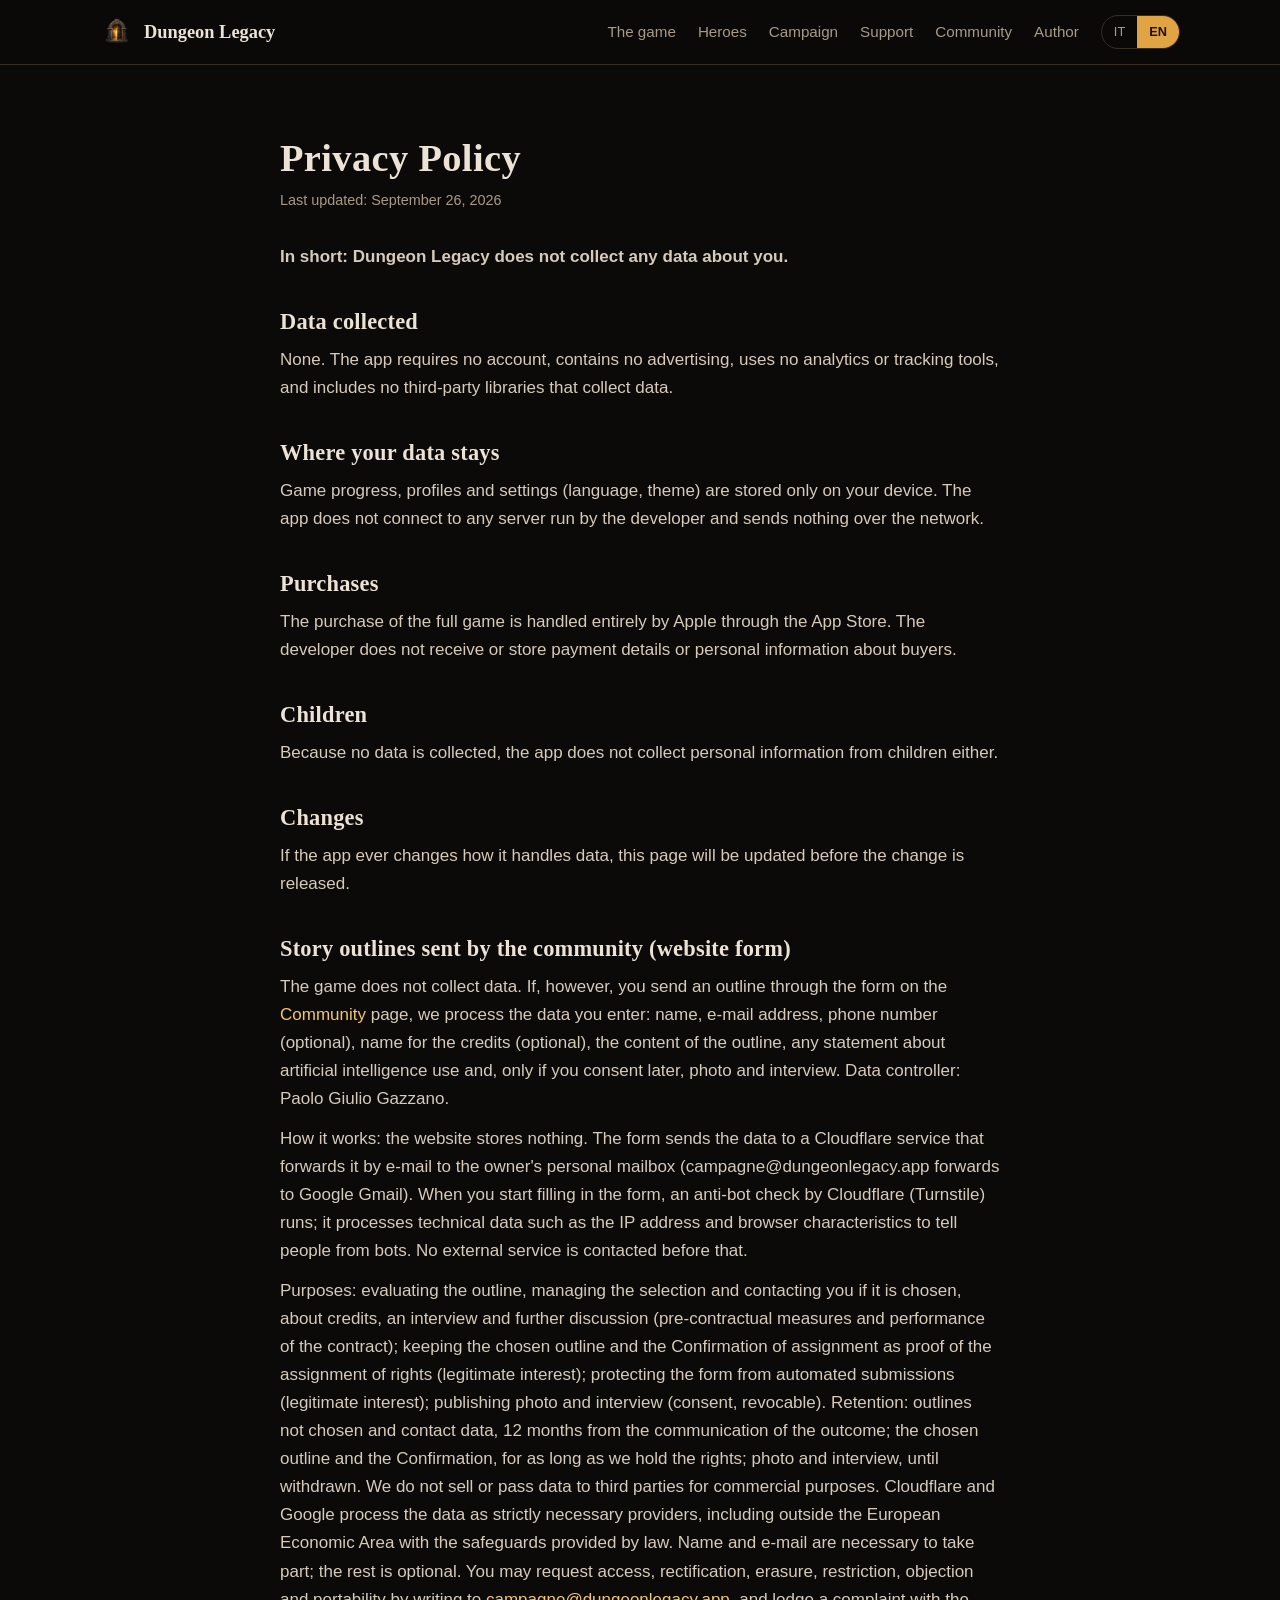
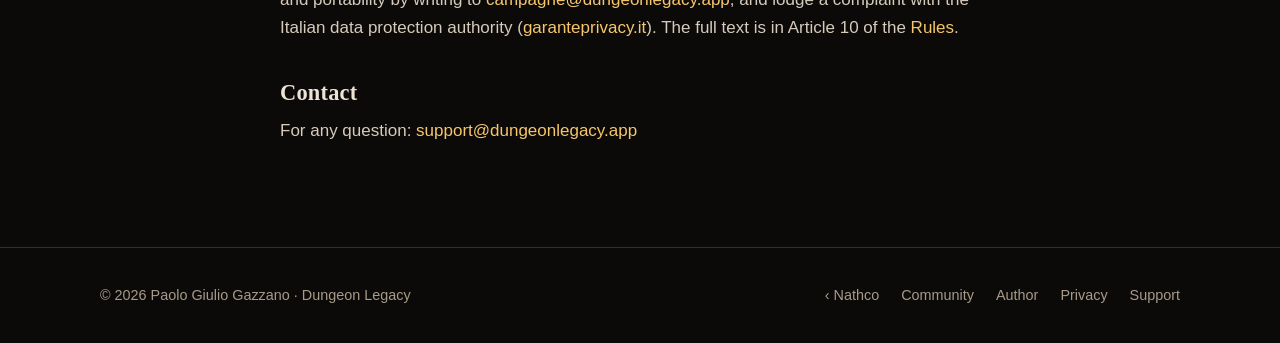
<file: privacy.html>
<!DOCTYPE html>
<html lang="it">
<head>
<meta charset="utf-8">
<meta name="viewport" content="width=device-width, initial-scale=1">
<title>Privacy — Dungeon Legacy</title>
<meta name="description" content="Informativa sulla privacy di Dungeon Legacy: il gioco non raccoglie dati e non usa account; il trattamento dei dati del modulo Community è spiegato qui.">
<meta property="og:title" content="Privacy — Dungeon Legacy">
<meta property="og:description" content="Informativa sulla privacy di Dungeon Legacy: il gioco non raccoglie dati e non usa account; il trattamento dei dati del modulo Community è spiegato qui.">
<meta property="og:type" content="website">
<meta property="og:site_name" content="Dungeon Legacy">
<meta property="og:locale" content="it_IT">
<meta property="og:locale:alternate" content="en_US">
<meta property="og:url" content="https://dungeonlegacy.app/privacy">
<meta property="og:image" content="https://dungeonlegacy.app/img/hero-2.jpg">
<meta property="og:image:width" content="1536">
<meta property="og:image:height" content="1024">
<meta property="og:image:alt" content="Dungeon Legacy: eroi nel dungeon">
<meta name="twitter:card" content="summary_large_image">
<link rel="canonical" href="https://dungeonlegacy.app/privacy">
<link rel="icon" href="img/logo.png">
<link rel="stylesheet" href="style.css">
</head>
<body data-title-it="Privacy — Dungeon Legacy" data-title-en="Privacy Policy — Dungeon Legacy">
<header class="nav"><div class="wrap">
  <a class="brand" href="/"><img src="img/logo.png" alt="">Dungeon Legacy</a>
  <nav class="links">
    <a href="/#game"><span data-l="it">Il gioco</span><span data-l="en">The game</span></a>
    <a href="/#heroes"><span data-l="it">Eroi</span><span data-l="en">Heroes</span></a>
    <a href="/#campaign"><span data-l="it">Campagna</span><span data-l="en">Campaign</span></a>
    <a href="/support"><span data-l="it">Supporto</span><span data-l="en">Support</span></a>
    <a href="/community"><span data-l="it">Community</span><span data-l="en">Community</span></a>
  <a href="/author"><span data-l="it">Autore</span><span data-l="en">Author</span></a></nav>
  <div class="lang" role="group" aria-label="Language"><button data-lang="it" aria-pressed="true">IT</button><button data-lang="en" aria-pressed="false">EN</button></div>
</div></header>
<main class="doc">
<div data-l="it">
  <h1>Informativa sulla privacy</h1>
  <p class="date">Ultimo aggiornamento: 26 settembre 2026</p>
  <p><b>In breve: Dungeon Legacy non raccoglie alcun dato su di te.</b></p>
  <h2>Dati raccolti</h2>
  <p>Nessuno. L'app non richiede account, non contiene pubblicità, non usa strumenti di analisi o di tracciamento e non contiene librerie di terze parti che raccolgono dati.</p>
  <h2>Dove restano i tuoi dati</h2>
  <p>I progressi di gioco, i profili e le impostazioni (lingua, tema) sono salvati soltanto sul tuo dispositivo. L'app non si collega a nessun server dello sviluppatore e non invia nulla via rete.</p>
  <h2>Acquisti</h2>
  <p>L'acquisto del gioco completo è gestito interamente da Apple tramite l'App Store. Lo sviluppatore non riceve né conserva dati di pagamento o informazioni personali sugli acquirenti.</p>
  <h2>Minori</h2>
  <p>Poiché non viene raccolto alcun dato, l'app non raccoglie informazioni personali nemmeno dai minori.</p>
  <h2>Modifiche</h2>
  <p>Se in futuro l'app dovesse cambiare il modo in cui tratta i dati, questa pagina verrà aggiornata prima della pubblicazione della modifica.</p>
  <h2>Tracce di storie inviate dalla community (modulo del sito)</h2>
  <p>Il gioco non raccoglie dati. Se però invii una traccia dal modulo della pagina <a href="/community">Community</a>, trattiamo i dati che inserisci: nome, indirizzo e-mail, numero di telefono (facoltativo), nome per i crediti (facoltativo), il contenuto della traccia, l'eventuale dichiarazione sull'uso di intelligenza artificiale e, solo se lo consenti in seguito, foto e intervista. Titolare del trattamento: Paolo Giulio Gazzano.</p>
  <p>Come funziona: il sito non salva niente. Il modulo invia i dati a un servizio di Cloudflare che li gira per e-mail alla casella personale del titolare (campagne@dungeonlegacy.app inoltra a Google Gmail). Quando inizi a compilare parte un controllo anti-robot di Cloudflare (Turnstile), che tratta dati tecnici come l'indirizzo IP e le caratteristiche del browser per distinguere le persone dai robot; prima non viene contattato nessun servizio esterno.</p>
  <p>Finalità: valutare la traccia, gestire la selezione e contattarti se viene scelta, per crediti, intervista e approfondimenti (esecuzione di misure precontrattuali e del contratto); conservare la traccia scelta e la Conferma di cessione come prova della cessione dei diritti (legittimo interesse); proteggere il modulo da invii automatici (legittimo interesse); pubblicare foto e intervista (consenso, revocabile). Conservazione: tracce non scelte e dati di contatto, 12 mesi dalla comunicazione dell'esito; traccia scelta e Conferma, finché deteniamo i diritti; foto e intervista, fino alla revoca. Non vendiamo né cediamo i dati a terzi per finalità commerciali. Cloudflare e Google trattano i dati come fornitori strettamente necessari, anche fuori dallo Spazio economico europeo con le garanzie previste dalla legge. Nome ed e-mail sono necessari per partecipare; il resto è facoltativo. Puoi chiedere accesso, rettifica, cancellazione, limitazione, opposizione e portabilità scrivendo a <a href="mailto:campagne@dungeonlegacy.app">campagne@dungeonlegacy.app</a>, e proporre reclamo al Garante per la protezione dei dati personali (<a href="https://www.garanteprivacy.it">garanteprivacy.it</a>). Il testo completo è nell'articolo 10 del <a href="/rules">Regolamento</a>.</p>
  <h2>Contatti</h2>
  <p>Per qualsiasi domanda: <a href="mailto:support@dungeonlegacy.app">support@dungeonlegacy.app</a></p>
</div>
<div data-l="en">
  <h1>Privacy Policy</h1>
  <p class="date">Last updated: September 26, 2026</p>
  <p><b>In short: Dungeon Legacy does not collect any data about you.</b></p>
  <h2>Data collected</h2>
  <p>None. The app requires no account, contains no advertising, uses no analytics or tracking tools, and includes no third-party libraries that collect data.</p>
  <h2>Where your data stays</h2>
  <p>Game progress, profiles and settings (language, theme) are stored only on your device. The app does not connect to any server run by the developer and sends nothing over the network.</p>
  <h2>Purchases</h2>
  <p>The purchase of the full game is handled entirely by Apple through the App Store. The developer does not receive or store payment details or personal information about buyers.</p>
  <h2>Children</h2>
  <p>Because no data is collected, the app does not collect personal information from children either.</p>
  <h2>Changes</h2>
  <p>If the app ever changes how it handles data, this page will be updated before the change is released.</p>
  <h2>Story outlines sent by the community (website form)</h2>
  <p>The game does not collect data. If, however, you send an outline through the form on the <a href="/community">Community</a> page, we process the data you enter: name, e-mail address, phone number (optional), name for the credits (optional), the content of the outline, any statement about artificial intelligence use and, only if you consent later, photo and interview. Data controller: Paolo Giulio Gazzano.</p>
  <p>How it works: the website stores nothing. The form sends the data to a Cloudflare service that forwards it by e-mail to the owner's personal mailbox (campagne@dungeonlegacy.app forwards to Google Gmail). When you start filling in the form, an anti-bot check by Cloudflare (Turnstile) runs; it processes technical data such as the IP address and browser characteristics to tell people from bots. No external service is contacted before that.</p>
  <p>Purposes: evaluating the outline, managing the selection and contacting you if it is chosen, about credits, an interview and further discussion (pre-contractual measures and performance of the contract); keeping the chosen outline and the Confirmation of assignment as proof of the assignment of rights (legitimate interest); protecting the form from automated submissions (legitimate interest); publishing photo and interview (consent, revocable). Retention: outlines not chosen and contact data, 12 months from the communication of the outcome; the chosen outline and the Confirmation, for as long as we hold the rights; photo and interview, until withdrawn. We do not sell or pass data to third parties for commercial purposes. Cloudflare and Google process the data as strictly necessary providers, including outside the European Economic Area with the safeguards provided by law. Name and e-mail are necessary to take part; the rest is optional. You may request access, rectification, erasure, restriction, objection and portability by writing to <a href="mailto:campagne@dungeonlegacy.app">campagne@dungeonlegacy.app</a>, and lodge a complaint with the Italian data protection authority (<a href="https://www.garanteprivacy.it">garanteprivacy.it</a>). The full text is in Article 10 of the <a href="/rules">Rules</a>.</p>
  <h2>Contact</h2>
  <p>For any question: <a href="mailto:support@dungeonlegacy.app">support@dungeonlegacy.app</a></p>
</div>
</main>
<footer><div class="wrap">
  <div>© 2026 Paolo Giulio Gazzano · Dungeon Legacy</div>
  <nav><a data-l="it" href="https://nathco.app/it/">‹ Nathco</a><a data-l="en" href="https://nathco.app/">‹ Nathco</a><a href="/community"><span data-l="it">Community</span><span data-l="en">Community</span></a><a href="/author"><span data-l="it">Autore</span><span data-l="en">Author</span></a><a href="/privacy">Privacy</a><a href="/support"><span data-l="it">Supporto</span><span data-l="en">Support</span></a></nav>
</div></footer>
<script src="script.js"></script></body></html>
</file>
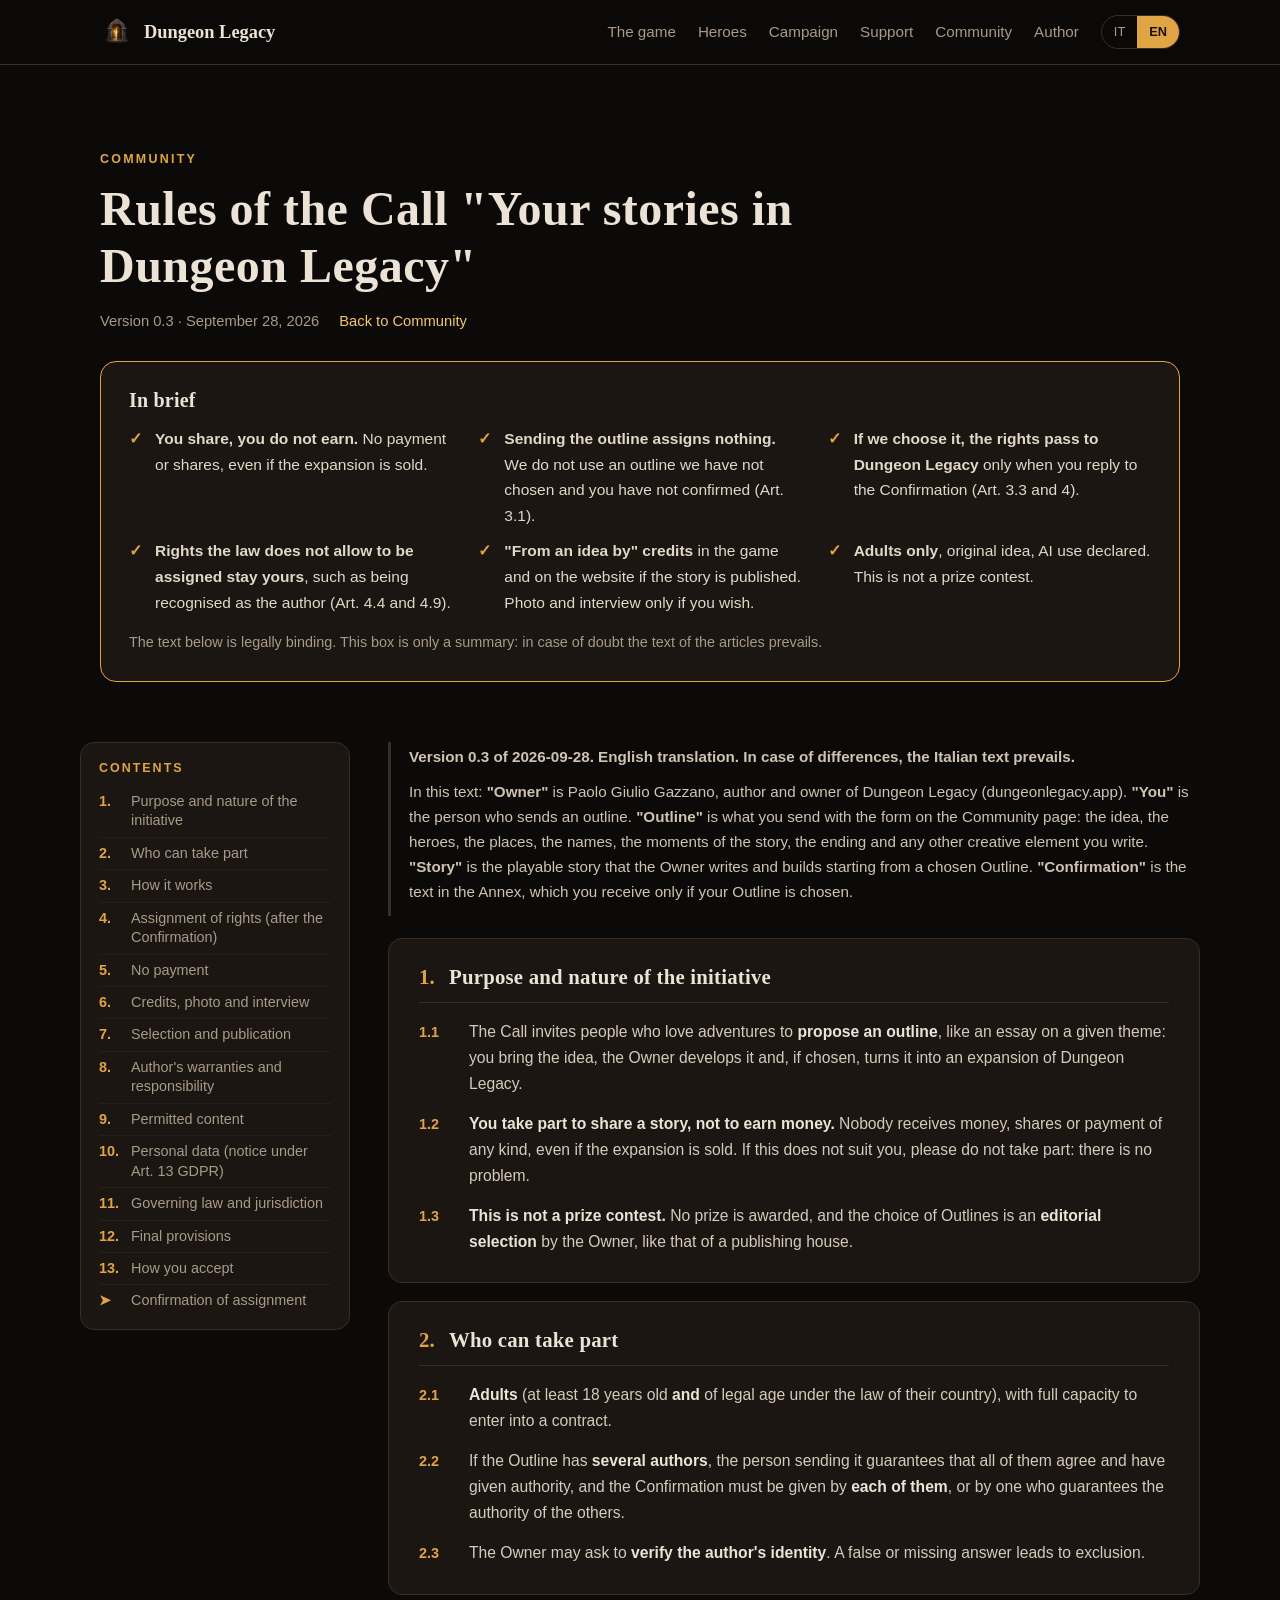
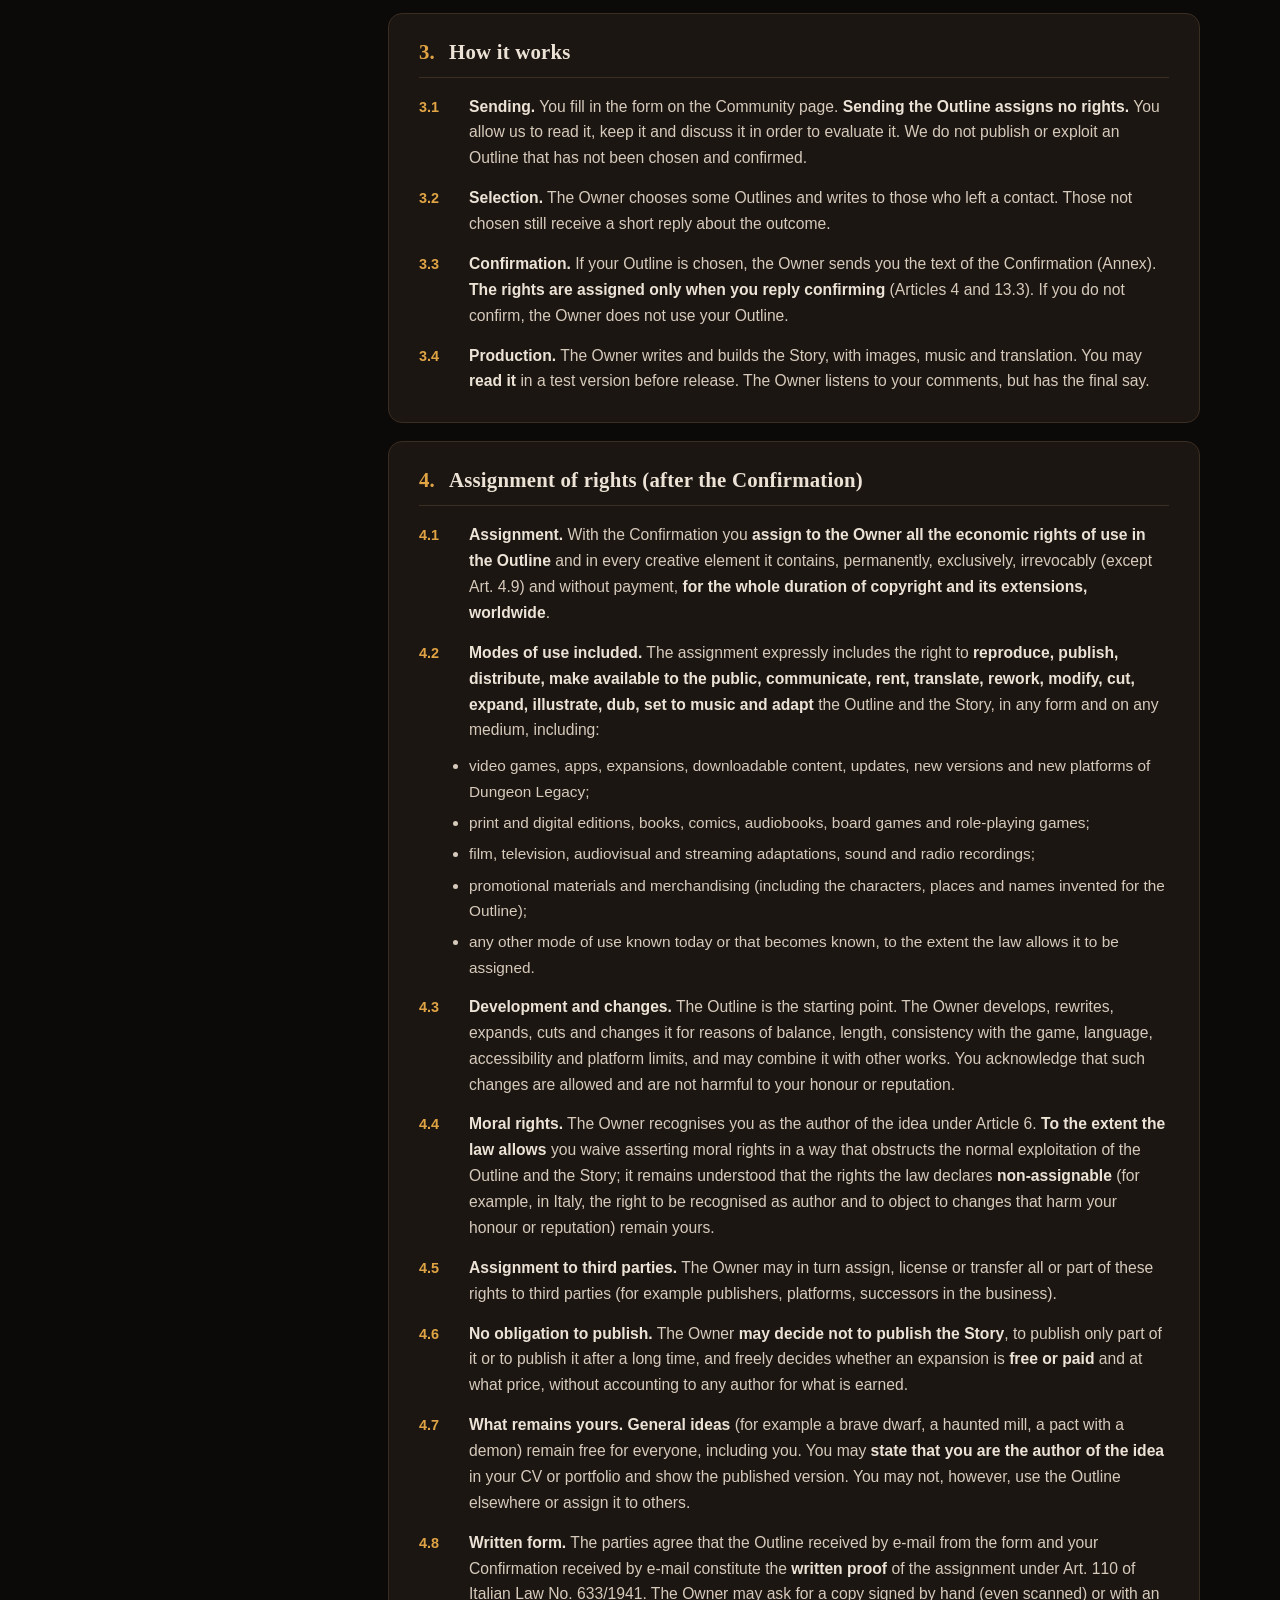
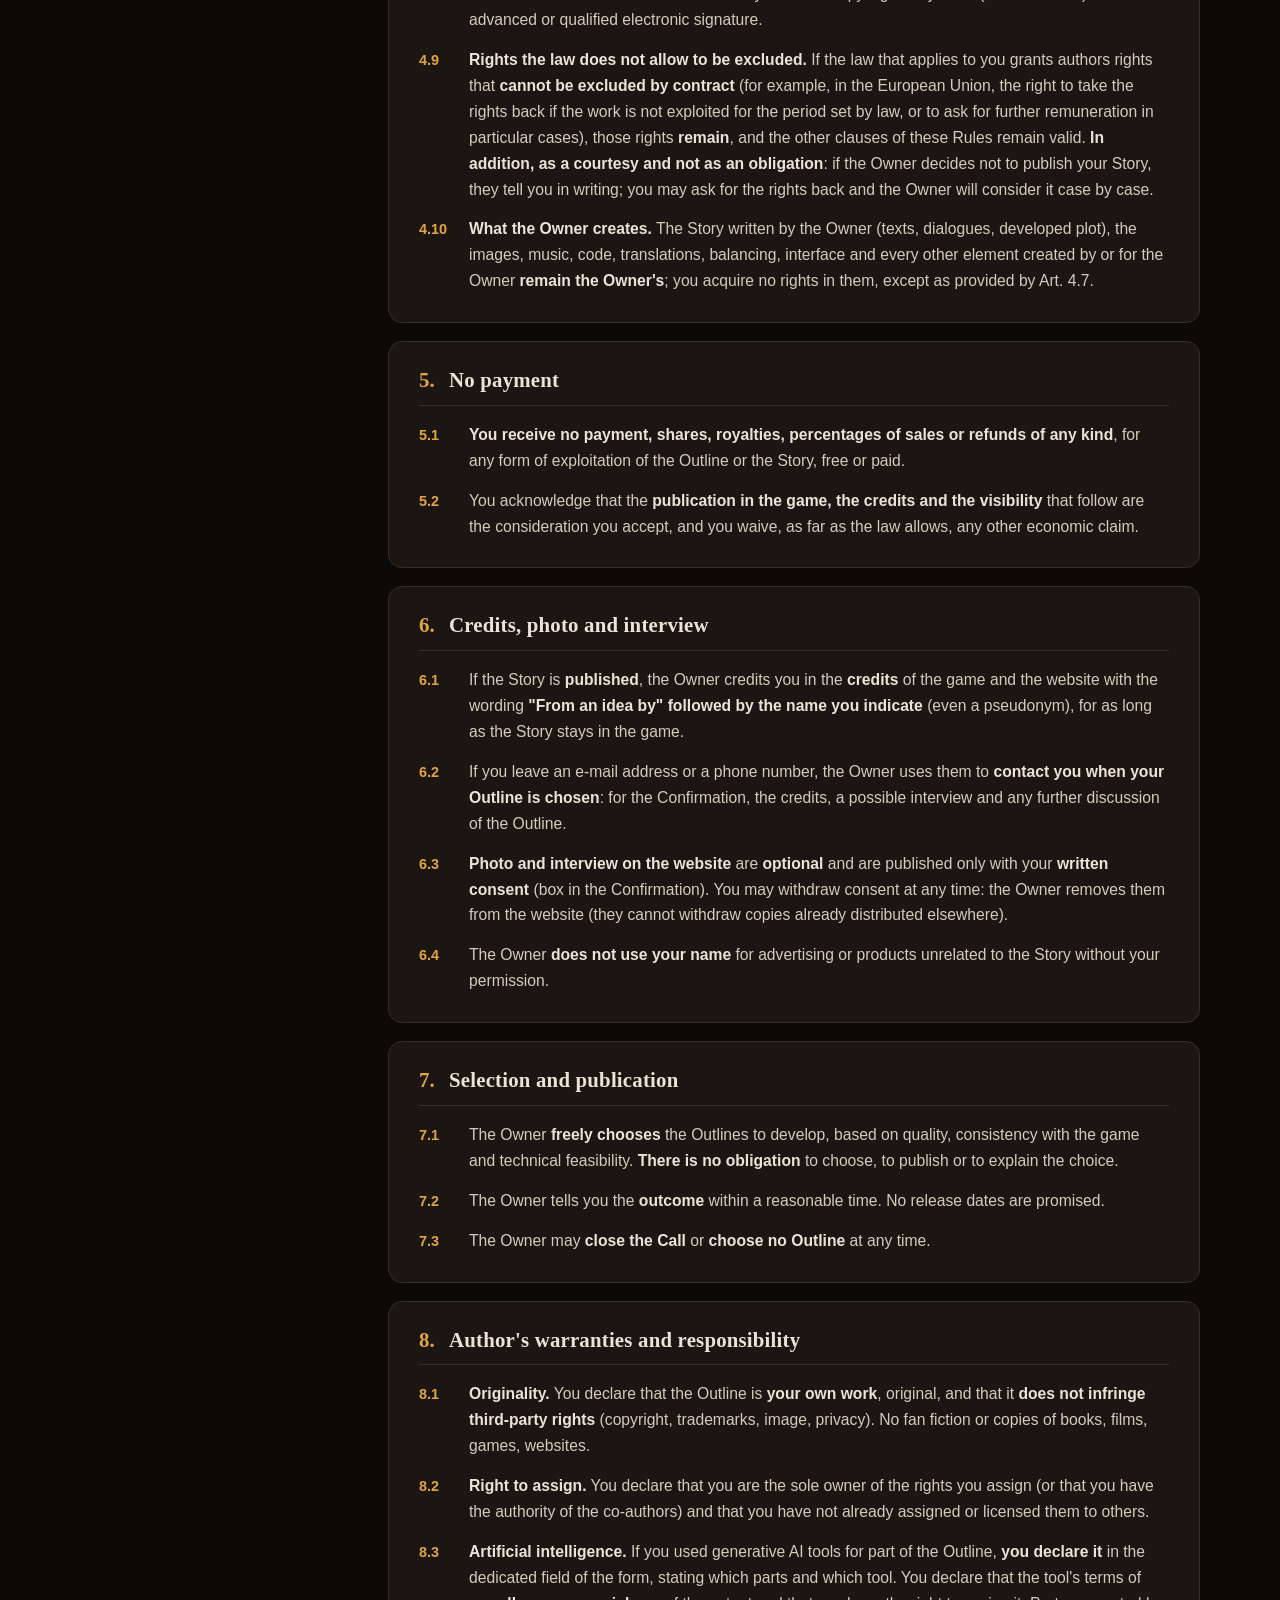
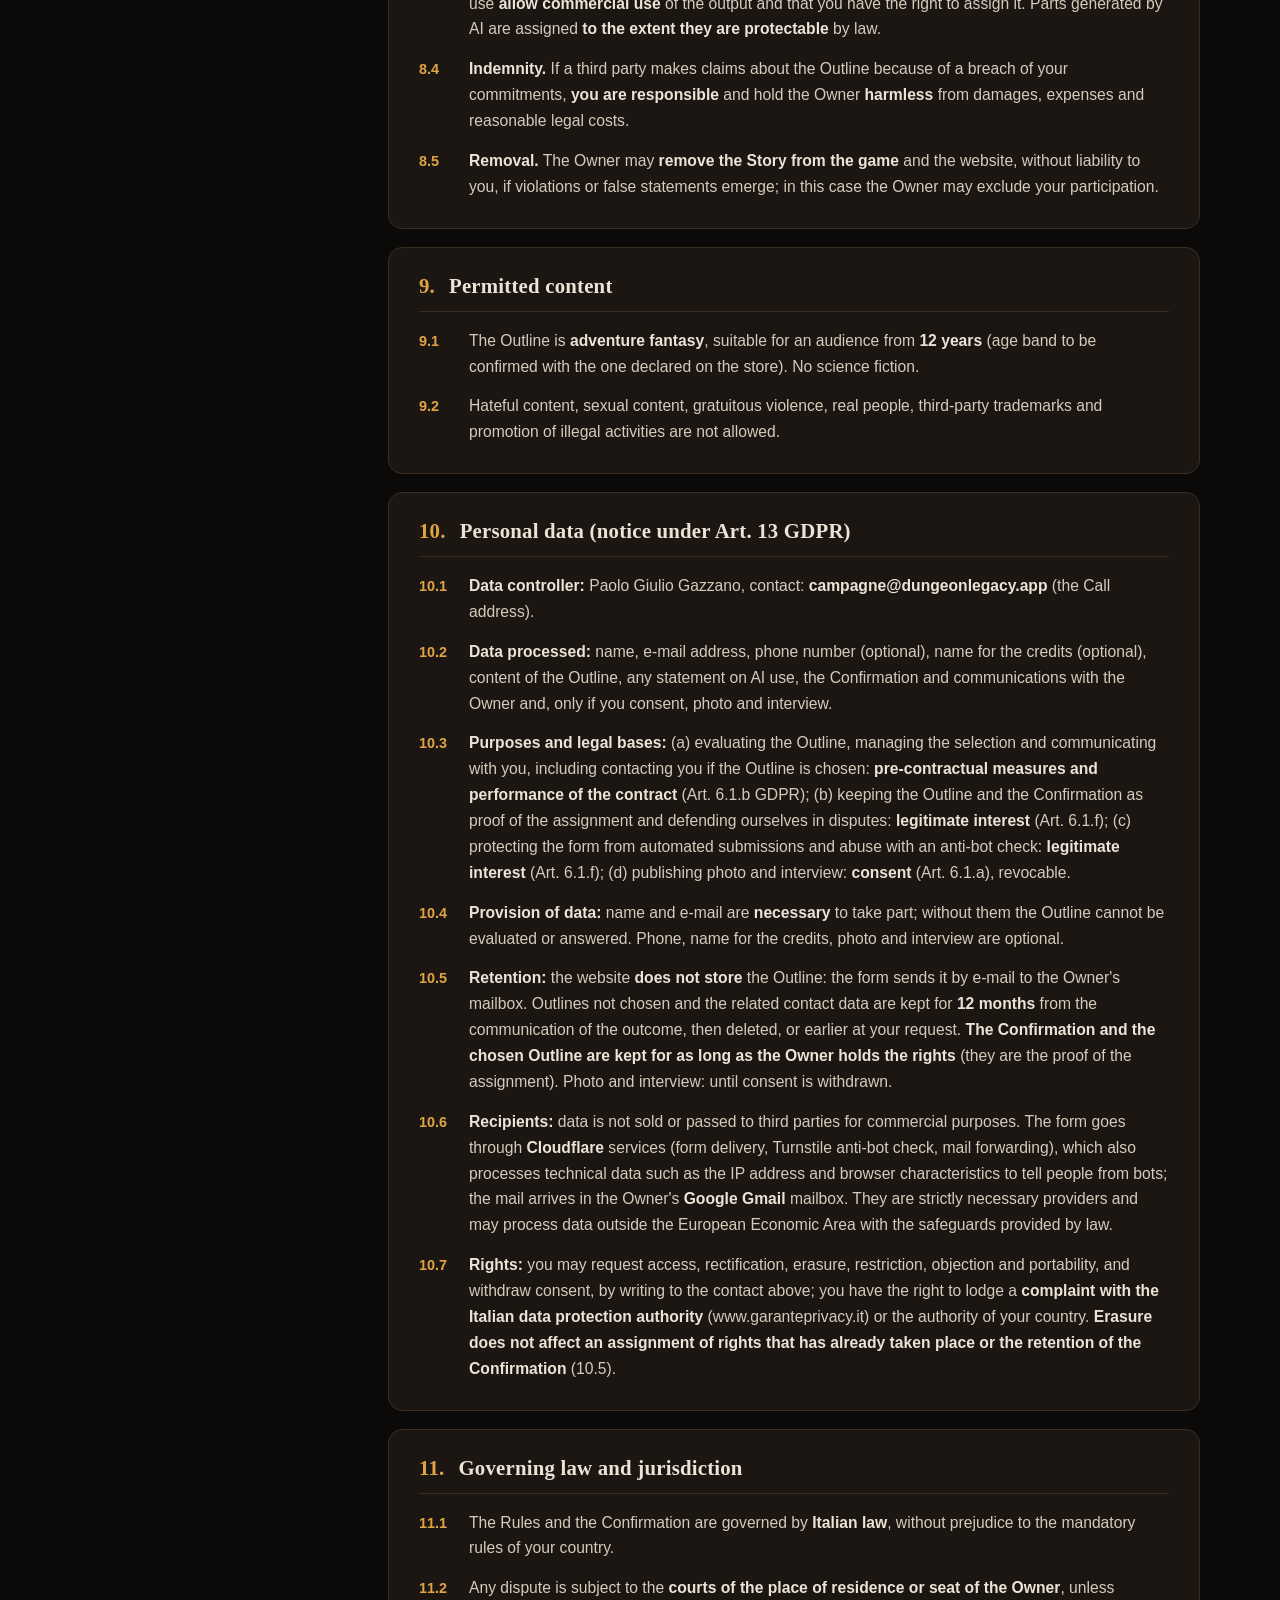
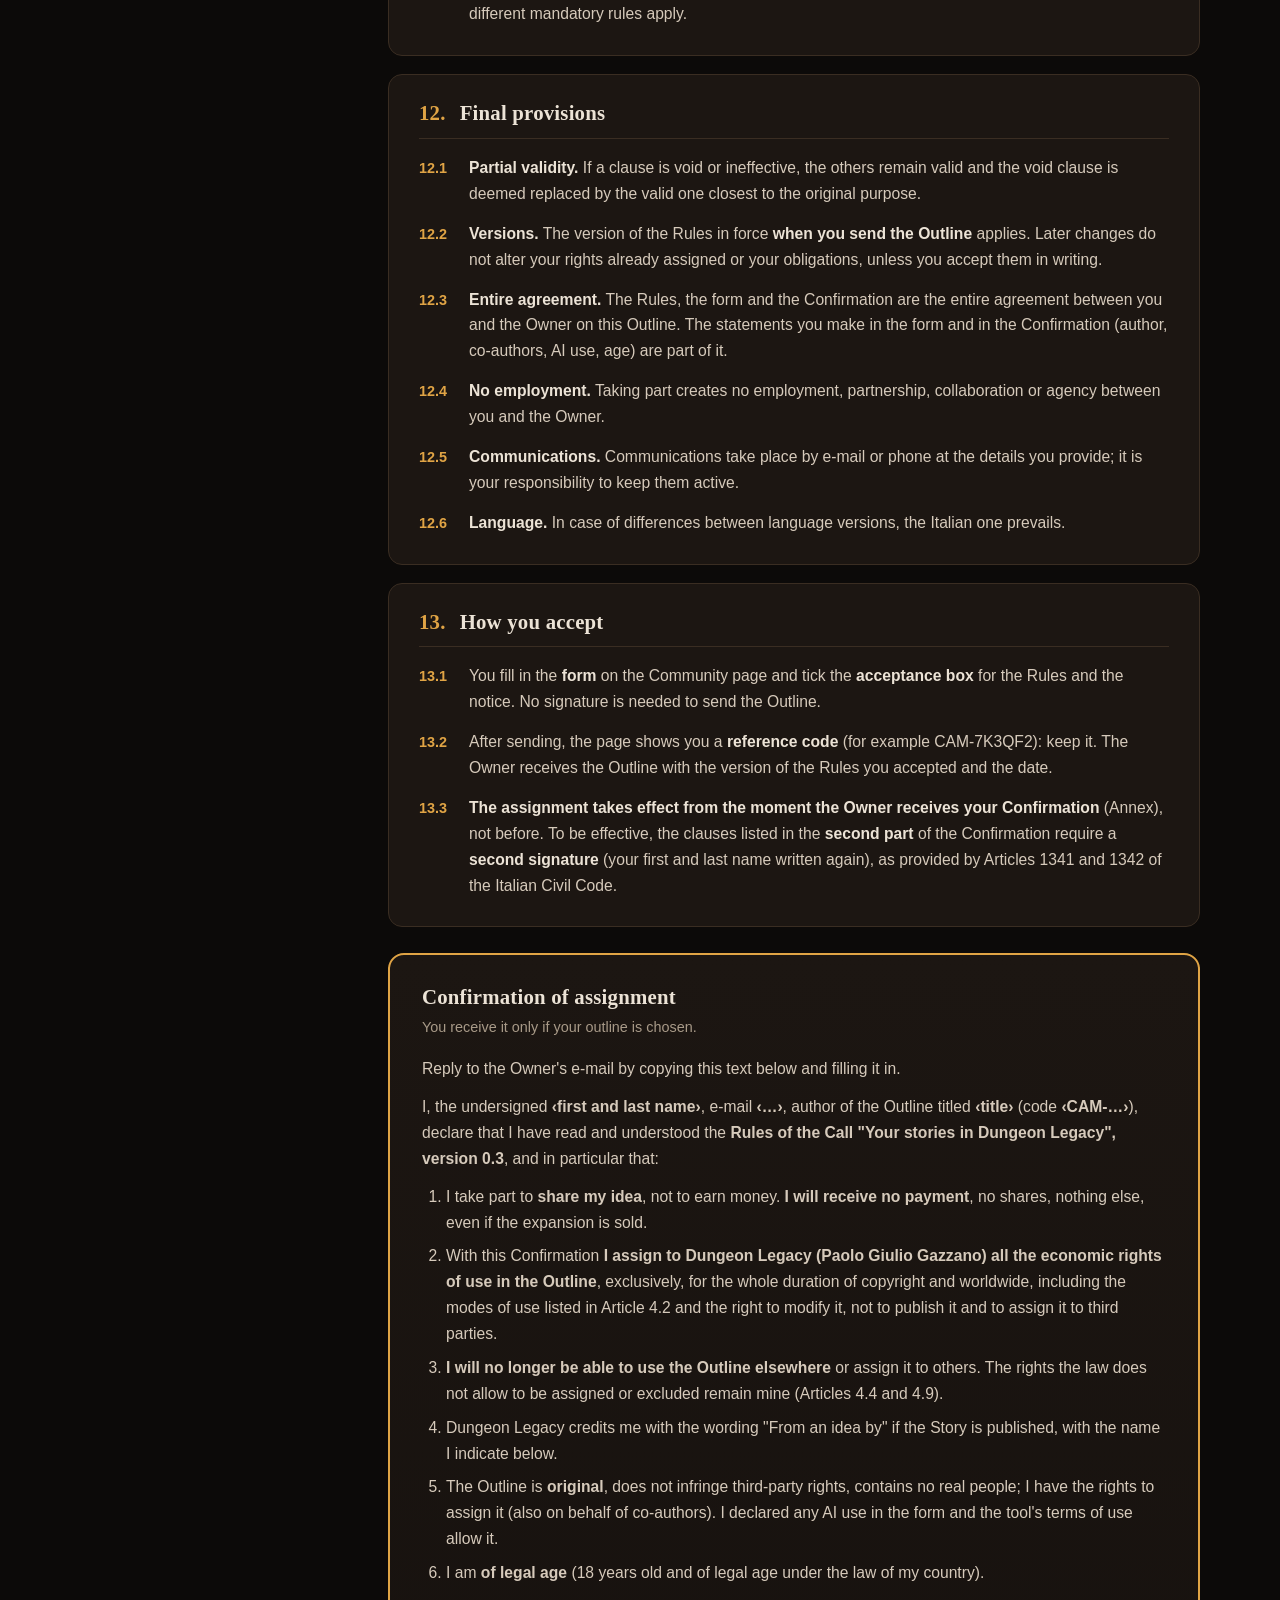
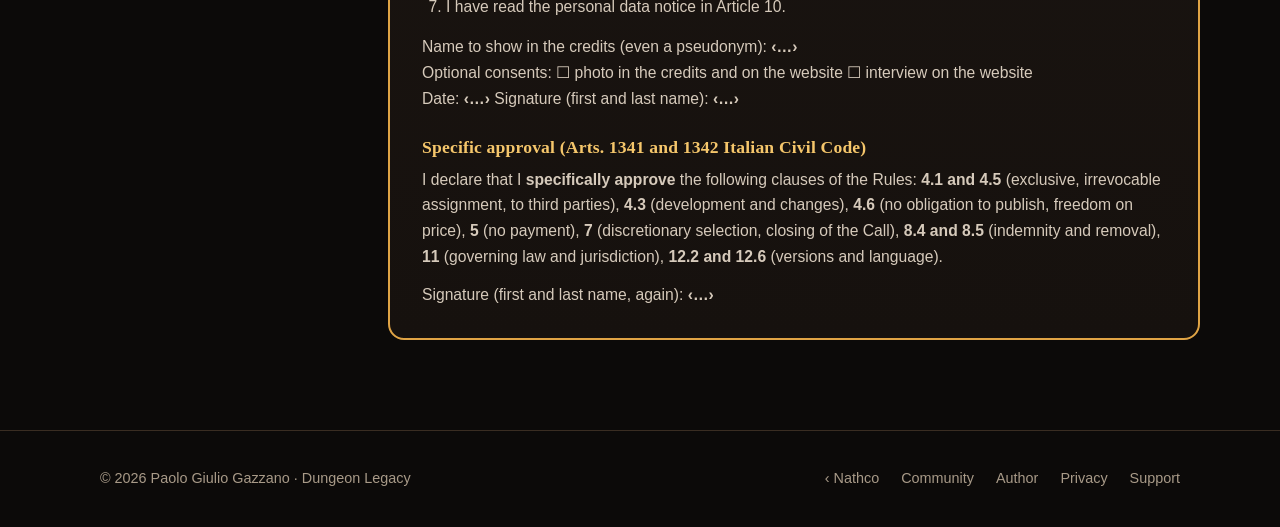
<file: rules.html>
<!DOCTYPE html>
<html lang="it">
<head>
<meta charset="utf-8">
<meta name="viewport" content="width=device-width, initial-scale=1">
<title>Regolamento della Call «Le tue storie» — Dungeon Legacy</title>
<meta name="description" content="Regolamento della Call «Le tue storie in Dungeon Legacy», versione 0.3: chi può partecipare, cessione dei diritti solo dopo la Conferma, crediti, nessun compenso.">
<meta property="og:title" content="Regolamento della Call «Le tue storie» — Dungeon Legacy">
<meta property="og:description" content="Regolamento della Call «Le tue storie in Dungeon Legacy», versione 0.3: chi può partecipare, cessione dei diritti solo dopo la Conferma, crediti, nessun compenso.">
<meta property="og:type" content="website">
<meta property="og:site_name" content="Dungeon Legacy">
<meta property="og:locale" content="it_IT">
<meta property="og:locale:alternate" content="en_US">
<meta property="og:url" content="https://dungeonlegacy.app/rules">
<meta property="og:image" content="https://dungeonlegacy.app/img/hero-2.jpg">
<meta property="og:image:width" content="1536">
<meta property="og:image:height" content="1024">
<meta property="og:image:alt" content="Dungeon Legacy: eroi nel dungeon">
<meta name="twitter:card" content="summary_large_image">
<link rel="canonical" href="https://dungeonlegacy.app/rules">
<link rel="icon" href="img/logo.png">
<link rel="stylesheet" href="style.css">
</head>
<body data-title-it="Regolamento — Dungeon Legacy" data-title-en="Rules — Dungeon Legacy">
<header class="nav"><div class="wrap">
  <a class="brand" href="/"><img src="img/logo.png" alt="">Dungeon Legacy</a>
  <nav class="links">
    <a href="/#game"><span data-l="it">Il gioco</span><span data-l="en">The game</span></a>
    <a href="/#heroes"><span data-l="it">Eroi</span><span data-l="en">Heroes</span></a>
    <a href="/#campaign"><span data-l="it">Campagna</span><span data-l="en">Campaign</span></a>
    <a href="/support"><span data-l="it">Supporto</span><span data-l="en">Support</span></a>
    <a href="/community"><span data-l="it">Community</span><span data-l="en">Community</span></a>
  <a href="/author"><span data-l="it">Autore</span><span data-l="en">Author</span></a></nav>
  <div class="lang" role="group" aria-label="Language"><button data-lang="it" aria-pressed="true">IT</button><button data-lang="en" aria-pressed="false">EN</button></div>
</div></header>
<main>
<div data-l="it">
<section class="rl-head"><div class="wrap">
  <span class="eyebrow">Community</span>
  <h1>Regolamento della Call «Le tue storie in Dungeon Legacy»</h1>
  <div class="rl-meta"><span>Versione 0.3 · 28 settembre 2026</span><a href="/community">Torna a Community</a></div>
  <div class="rl-brief"><h2>In breve</h2><ul><li><b>Condividi, non guadagni.</b> Nessun compenso né quote, nemmeno se l'espansione viene venduta.</li><li><b>Inviare la traccia non cede niente.</b> Non usiamo una traccia che non abbiamo scelto e che tu non hai confermato (art. 3.1).</li><li><b>Se la scegliamo, i diritti passano a Dungeon Legacy</b> solo quando rispondi alla Conferma (art. 3.3 e 4).</li><li><b>Restano tuoi</b> i diritti che la legge non permette di cedere, come essere riconosciuto autore (art. 4.4 e 4.9).</li><li><b>Crediti «Da un'idea di»</b> nel gioco e sul sito se la storia viene pubblicata. Foto e intervista solo se vuoi.</li><li><b>Solo maggiorenni</b>, idea originale, uso dell'IA dichiarato. Non è un concorso a premi.</li></ul><p class="note">Il testo che segue ha valore contrattuale. Questo riquadro è solo un riassunto: in caso di dubbio vale il testo degli articoli.</p></div>
</div></section>
<div class="wrap rl-layout">
  <aside class="rl-toc"><h2>Indice</h2><a href="#it-art1"><b>1.</b><span>Scopo e natura dell'iniziativa</span></a><a href="#it-art2"><b>2.</b><span>Chi può partecipare</span></a><a href="#it-art3"><b>3.</b><span>Come funziona</span></a><a href="#it-art4"><b>4.</b><span>Cessione dei diritti (dopo la Conferma)</span></a><a href="#it-art5"><b>5.</b><span>Nessun compenso</span></a><a href="#it-art6"><b>6.</b><span>Crediti, foto e intervista</span></a><a href="#it-art7"><b>7.</b><span>Selezione e pubblicazione</span></a><a href="#it-art8"><b>8.</b><span>Garanzie e responsabilità dell'autore</span></a><a href="#it-art9"><b>9.</b><span>Contenuti ammessi</span></a><a href="#it-art10"><b>10.</b><span>Dati personali (informativa ai sensi dell'art. 13 GDPR)</span></a><a href="#it-art11"><b>11.</b><span>Legge applicabile e foro</span></a><a href="#it-art12"><b>12.</b><span>Disposizioni finali</span></a><a href="#it-art13"><b>13.</b><span>Come si accetta</span></a><a href="#it-declaration"><b>&#10148;</b><span>Conferma di cessione</span></a></aside>
  <div class="rl-body">
    <div class="rl-intro">
<p><strong>Versione 0.3 del 2026-09-28. Testo italiano, che prevale in caso di differenze con la traduzione inglese.</strong></p>
<p>Nel testo: <strong>«Titolare»</strong> è Paolo Giulio Gazzano, autore e titolare di Dungeon Legacy (dungeonlegacy.app). <strong>«Tu»</strong> è chi invia una traccia. <strong>«Traccia»</strong> è ciò che invii con il modulo della pagina Community: l'idea, gli eroi, i luoghi, i nomi, i momenti della storia, il finale e ogni altro elemento creativo che scrivi. <strong>«Storia»</strong> è la storia giocabile che il Titolare scrive e realizza partendo da una Traccia scelta. <strong>«Conferma»</strong> è il testo dell'Allegato, che ricevi solo se la tua Traccia viene scelta.</p>

</div>
    <section class="rl-art" id="it-art1"><h2><span class="num">1.</span><span>Scopo e natura dell'iniziativa</span></h2>
<p class="cl"><span class="n">1.1</span><span class="t">La Call invita chi ama le avventure a <strong>proporre una traccia</strong>, come un tema su un argomento dato: tu porti l'idea, il Titolare la sviluppa e, se la sceglie, ne fa una espansione di Dungeon Legacy.</span></p>
<p class="cl"><span class="n">1.2</span><span class="t"><strong>Si partecipa per condividere una storia, non per guadagnare.</strong> Nessuno riceve denaro, quote o compensi di nessun tipo, nemmeno se l'espansione viene venduta. Se questo non ti sta bene, ti chiediamo di non partecipare: non c'è nessun problema.</span></p>
<p class="cl"><span class="n">1.3</span><span class="t"><strong>Non è un concorso a premi.</strong> Non si assegna nessun premio, e la scelta delle Tracce è una <strong>selezione editoriale</strong> del Titolare, come quella di una casa editrice.</span></p>
</section><section class="rl-art" id="it-art2"><h2><span class="num">2.</span><span>Chi può partecipare</span></h2>
<p class="cl"><span class="n">2.1</span><span class="t">Persone <strong>maggiorenni</strong> (almeno 18 anni <strong>e</strong> maggiorenni secondo la legge del proprio paese), con piena capacità di concludere il contratto.</span></p>
<p class="cl"><span class="n">2.2</span><span class="t">Se la Traccia ha <strong>più autori</strong>, chi la invia garantisce di avere l'accordo e il mandato di tutti, e la Conferma va data da <strong>ciascuno</strong>, oppure da uno solo che garantisce di avere il mandato degli altri.</span></p>
<p class="cl"><span class="n">2.3</span><span class="t">Il Titolare può chiedere di <strong>verificare l'identità</strong> dell'autore. Una risposta falsa o mancante comporta l'esclusione.</span></p>
</section><section class="rl-art" id="it-art3"><h2><span class="num">3.</span><span>Come funziona</span></h2>
<p class="cl"><span class="n">3.1</span><span class="t"><strong>Invio.</strong> Compili il modulo nella pagina Community. <strong>Inviare la Traccia non cede nessun diritto.</strong> Ci consenti di leggerla, conservarla e discuterla per valutarla. Non pubblichiamo né sfruttiamo una Traccia che non è stata scelta e confermata.</span></p>
<p class="cl"><span class="n">3.2</span><span class="t"><strong>Selezione.</strong> Il Titolare sceglie alcune Tracce e scrive a chi ha lasciato un contatto. Chi non viene scelto riceve comunque un breve riscontro sull'esito.</span></p>
<p class="cl"><span class="n">3.3</span><span class="t"><strong>Conferma.</strong> Se la tua Traccia viene scelta, il Titolare ti invia il testo della Conferma (Allegato). <strong>La cessione dei diritti avviene solo quando rispondi confermando</strong> (articoli 4 e 13.3). Se non confermi, il Titolare non usa la tua Traccia.</span></p>
<p class="cl"><span class="n">3.4</span><span class="t"><strong>Realizzazione.</strong> Il Titolare scrive e realizza la Storia, con immagini, musica e traduzione. Puoi <strong>rileggerla</strong> in una versione di prova prima dell'uscita. Il Titolare ascolta le tue osservazioni, ma l'ultima parola è sua.</span></p>
</section><section class="rl-art" id="it-art4"><h2><span class="num">4.</span><span>Cessione dei diritti (dopo la Conferma)</span></h2>
<p class="cl"><span class="n">4.1</span><span class="t"><strong>Cessione.</strong> Con la Conferma <strong>cedi al Titolare tutti i diritti di utilizzazione economica sulla Traccia</strong> e su ogni elemento creativo che contiene, a titolo definitivo, in via esclusiva, irrevocabile (salvo l'art. 4.9) e senza corrispettivo in denaro, <strong>per l'intera durata del diritto d'autore e delle sue proroghe, in tutto il mondo</strong>.</span></p>
<p class="cl"><span class="n">4.2</span><span class="t"><strong>Modi di utilizzazione compresi.</strong> La cessione comprende, espressamente, il diritto di <strong>riprodurre, pubblicare, distribuire, mettere a disposizione del pubblico, comunicare, noleggiare, tradurre, elaborare, modificare, tagliare, ampliare, illustrare, doppiare, musicare e adattare</strong> la Traccia e la Storia, in qualunque forma e su qualunque supporto, compresi:</span></p>
<ul><li>videogiochi, applicazioni, espansioni, contenuti scaricabili, aggiornamenti, nuove versioni e nuove piattaforme di Dungeon Legacy;</li><li>edizioni a stampa e digitali, libri, fumetti, audiolibri, giochi da tavolo e di ruolo;</li><li>adattamenti cinematografici, televisivi, audiovisivi e per lo streaming, registrazioni sonore e radiofoniche;</li><li>materiali promozionali e merchandising (compresi i personaggi, i luoghi e i nomi inventati per la Traccia);</li><li>ogni altro modo di utilizzazione oggi noto o che diventerà noto, nei limiti in cui la legge consente di cederlo.</li></ul>
<p class="cl"><span class="n">4.3</span><span class="t"><strong>Sviluppo e modifiche.</strong> La Traccia è il punto di partenza. Il Titolare la sviluppa, riscrive, amplia, taglia e cambia per esigenze di bilanciamento, lunghezza, coerenza con il gioco, lingua, accessibilità e limiti delle piattaforme, e può unirla ad altre opere. Riconosci che tali modifiche sono consentite e non sono lesive del tuo onore o della tua reputazione.</span></p>
<p class="cl"><span class="n">4.4</span><span class="t"><strong>Diritti morali.</strong> Il Titolare ti riconosce come autore dell'idea secondo l'articolo 6. <strong>Nei limiti in cui la legge lo consente</strong> rinunci a far valere i diritti morali in modo da ostacolare il normale sfruttamento della Traccia e della Storia; resta fermo che i diritti che la legge dichiara <strong>non cedibili</strong> (per esempio, in Italia, il diritto di essere riconosciuto autore e di opporsi a modifiche che offendano il tuo onore o la tua reputazione) restano tuoi.</span></p>
<p class="cl"><span class="n">4.5</span><span class="t"><strong>Cessione a terzi.</strong> Il Titolare può a sua volta cedere, concedere in licenza o trasferire tutto o parte di questi diritti a terzi (per esempio editori, piattaforme, successori nell'attività).</span></p>
<p class="cl"><span class="n">4.6</span><span class="t"><strong>Nessun obbligo di pubblicare.</strong> Il Titolare <strong>può decidere di non pubblicare la Storia</strong>, di pubblicarne solo una parte o di pubblicarla dopo molto tempo, e decide liberamente se un'espansione è <strong>gratuita o a pagamento</strong> e a quale prezzo, senza rendere conto a nessun autore di quanto incassa.</span></p>
<p class="cl"><span class="n">4.7</span><span class="t"><strong>Che cosa resta tuo.</strong> Le <strong>idee generali</strong> (per esempio un nano coraggioso, un mulino stregato, un patto con un demone) restano libere per tutti, anche per te. Puoi <strong>citare di essere l'autore dell'idea</strong> nel tuo curriculum o portfolio e mostrare la versione pubblicata. Non puoi però usare altrove la Traccia né cederla ad altri.</span></p>
<p class="cl"><span class="n">4.8</span><span class="t"><strong>Forma scritta.</strong> Le parti concordano che la Traccia ricevuta per e-mail dal modulo e la tua Conferma ricevuta per e-mail costituiscono la <strong>prova scritta</strong> della cessione ai sensi dell'art. 110 della legge n. 633/1941. Il Titolare potrà chiedere una copia firmata a mano (anche in scansione) o con firma elettronica avanzata o qualificata.</span></p>
<p class="cl"><span class="n">4.9</span><span class="t"><strong>Diritti che la legge non permette di escludere.</strong> Se la legge che ti riguarda riconosce agli autori diritti che <strong>non possono essere esclusi da un contratto</strong> (per esempio, nell'Unione europea, il diritto di riprendere i diritti se l'opera non viene sfruttata per il tempo previsto dalla legge, o di chiedere una remunerazione ulteriore in casi particolari), quei diritti <strong>restano</strong>, e le altre clausole di questo Regolamento restano valide. <strong>In più, per cortesia e non per obbligo</strong>: se il Titolare decide di non pubblicare la Storia, te lo comunica per iscritto; potrai chiedere la restituzione dei diritti e il Titolare la valuterà caso per caso.</span></p>
<p class="cl"><span class="n">4.10</span><span class="t"><strong>Ciò che crea il Titolare.</strong> La Storia scritta dal Titolare (testi, dialoghi, trama sviluppata), le immagini, le musiche, il codice, le traduzioni, il bilanciamento, l'interfaccia e ogni altro elemento creato dal Titolare o per suo conto <strong>restano del Titolare</strong>; non acquisisci nessun diritto su di essi, salvo quanto previsto dall'art. 4.7.</span></p>
</section><section class="rl-art" id="it-art5"><h2><span class="num">5.</span><span>Nessun compenso</span></h2>
<p class="cl"><span class="n">5.1</span><span class="t"><strong>Non ricevi compensi, quote, royalty, percentuali sulle vendite o rimborsi di alcun tipo</strong>, per nessuna forma di sfruttamento della Traccia o della Storia, gratuita o a pagamento.</span></p>
<p class="cl"><span class="n">5.2</span><span class="t">Riconosci che la <strong>pubblicazione nel gioco, i crediti e la visibilità</strong> che ne derivano costituiscono il corrispettivo che accetti, e rinunci, per quanto consentito dalla legge, a ogni pretesa economica diversa.</span></p>
</section><section class="rl-art" id="it-art6"><h2><span class="num">6.</span><span>Crediti, foto e intervista</span></h2>
<p class="cl"><span class="n">6.1</span><span class="t">Se la Storia viene <strong>pubblicata</strong>, il Titolare ti cita nei <strong>crediti</strong> del gioco e del sito con la formula <strong>«Da un'idea di» seguita dal nome che indichi</strong> (anche uno pseudonimo), finché la Storia resta nel gioco.</span></p>
<p class="cl"><span class="n">6.2</span><span class="t">Se lasci un indirizzo e-mail o un telefono, il Titolare li usa per <strong>contattarti quando la tua Traccia viene scelta</strong>: per la Conferma, i crediti, un'eventuale intervista e ogni approfondimento sulla Traccia.</span></p>
<p class="cl"><span class="n">6.3</span><span class="t"><strong>Foto e intervista sul sito</strong> sono <strong>facoltative</strong> e si pubblicano solo con il tuo <strong>consenso scritto</strong> (casella nella Conferma). Puoi revocare il consenso in ogni momento: il Titolare le rimuove dal sito (non può ritirare le copie già distribuite altrove).</span></p>
<p class="cl"><span class="n">6.4</span><span class="t">Il Titolare <strong>non usa il tuo nome</strong> per pubblicità o prodotti non collegati alla Storia senza il tuo permesso.</span></p>
</section><section class="rl-art" id="it-art7"><h2><span class="num">7.</span><span>Selezione e pubblicazione</span></h2>
<p class="cl"><span class="n">7.1</span><span class="t">Il Titolare <strong>sceglie liberamente</strong> le Tracce da sviluppare, in base alla qualità, alla coerenza con il gioco e alla fattibilità tecnica. <strong>Non c'è nessun obbligo</strong> di scegliere, di pubblicare o di motivare la scelta.</span></p>
<p class="cl"><span class="n">7.2</span><span class="t">Ti comunica l'<strong>esito</strong> entro un tempo ragionevole. Non promette date di uscita.</span></p>
<p class="cl"><span class="n">7.3</span><span class="t">Il Titolare può <strong>chiudere la Call</strong> o <strong>non scegliere nessuna Traccia</strong> in ogni momento.</span></p>
</section><section class="rl-art" id="it-art8"><h2><span class="num">8.</span><span>Garanzie e responsabilità dell'autore</span></h2>
<p class="cl"><span class="n">8.1</span><span class="t"><strong>Originalità.</strong> Dichiari che la Traccia è <strong>opera tua</strong>, originale, e che <strong>non viola diritti di terzi</strong> (diritto d'autore, marchi, immagine, riservatezza). Niente fan fiction o copie di libri, film, giochi, siti.</span></p>
<p class="cl"><span class="n">8.2</span><span class="t"><strong>Diritto di cedere.</strong> Dichiari di essere l'unico titolare dei diritti che cedi (o di avere il mandato dei coautori) e di non averli già ceduti o concessi ad altri.</span></p>
<p class="cl"><span class="n">8.3</span><span class="t"><strong>Intelligenza artificiale.</strong> Se hai usato strumenti di IA generativa per parte della Traccia, <strong>lo dichiari</strong> nell'apposito campo del modulo indicando quali parti e quale strumento. Dichiari che i termini d'uso dello strumento <strong>consentono l'uso commerciale</strong> del risultato e che hai il diritto di cederlo. Le parti generate dall'IA sono cedute <strong>nei limiti in cui sono tutelabili</strong> dalla legge.</span></p>
<p class="cl"><span class="n">8.4</span><span class="t"><strong>Manleva.</strong> Se un terzo avanza pretese sulla Traccia per una violazione dei tuoi impegni, <strong>ne rispondi tu</strong> e tieni il Titolare <strong>indenne</strong> da danni, spese e costi legali ragionevoli.</span></p>
<p class="cl"><span class="n">8.5</span><span class="t"><strong>Rimozione.</strong> Il Titolare può <strong>rimuovere la Storia dal gioco</strong> e dal sito, senza responsabilità verso di te, se emergono violazioni o dichiarazioni false; in questo caso può escludere la tua partecipazione.</span></p>
</section><section class="rl-art" id="it-art9"><h2><span class="num">9.</span><span>Contenuti ammessi</span></h2>
<p class="cl"><span class="n">9.1</span><span class="t">La Traccia è <strong>fantasy d'avventura</strong>, adatta a un pubblico dai <strong>12 anni</strong> (fascia da confermare con quella dichiarata sullo store). Niente fantascienza.</span></p>
<p class="cl"><span class="n">9.2</span><span class="t">Non sono ammessi contenuti d'odio, contenuti sessuali, violenza gratuita, persone reali, marchi altrui, promozione di attività illecite.</span></p>
</section><section class="rl-art" id="it-art10"><h2><span class="num">10.</span><span>Dati personali (informativa ai sensi dell'art. 13 GDPR)</span></h2>
<p class="cl"><span class="n">10.1</span><span class="t"><strong>Titolare del trattamento:</strong> Paolo Giulio Gazzano, contatto: <strong>campagne@dungeonlegacy.app</strong> (l'indirizzo della Call).</span></p>
<p class="cl"><span class="n">10.2</span><span class="t"><strong>Dati trattati:</strong> nome, indirizzo e-mail, numero di telefono (facoltativo), nome per i crediti (facoltativo), contenuto della Traccia, eventuale dichiarazione sull'uso di IA, la Conferma e le comunicazioni con il Titolare e, solo se lo consenti, foto e intervista.</span></p>
<p class="cl"><span class="n">10.3</span><span class="t"><strong>Finalità e basi giuridiche:</strong> (a) valutare la Traccia, gestire la selezione e comunicare con te, anche per contattarti se la Traccia viene scelta: <strong>esecuzione di misure precontrattuali e del contratto</strong> (art. 6.1.b GDPR); (b) conservare la Traccia e la Conferma come prova della cessione e difenderci in caso di controversie: <strong>legittimo interesse</strong> (art. 6.1.f); (c) proteggere il modulo da invii automatici e abusi con un controllo anti-robot: <strong>legittimo interesse</strong> (art. 6.1.f); (d) pubblicare foto e intervista: <strong>consenso</strong> (art. 6.1.a), revocabile.</span></p>
<p class="cl"><span class="n">10.4</span><span class="t"><strong>Conferimento:</strong> nome ed e-mail sono <strong>necessari</strong> per partecipare; senza di essi non è possibile valutare la Traccia né rispondere. Telefono, nome per i crediti, foto e intervista sono facoltativi.</span></p>
<p class="cl"><span class="n">10.5</span><span class="t"><strong>Conservazione:</strong> il sito <strong>non salva</strong> la Traccia: il modulo la invia per e-mail alla casella del Titolare. Le Tracce non scelte e i relativi dati di contatto si conservano <strong>12 mesi</strong> dalla comunicazione dell'esito, poi si cancellano, oppure prima su tua richiesta. <strong>La Conferma e la Traccia scelta si conservano per tutto il tempo in cui il Titolare detiene i diritti</strong> (sono la prova della cessione). Foto e intervista: fino alla revoca del consenso.</span></p>
<p class="cl"><span class="n">10.6</span><span class="t"><strong>Destinatari:</strong> i dati non si vendono né si cedono a terzi per finalità commerciali. Il modulo passa da servizi di <strong>Cloudflare</strong> (invio del modulo, controllo anti-robot Turnstile, inoltro della posta), che tratta anche dati tecnici come l'indirizzo IP e le caratteristiche del browser per distinguere le persone dai robot; la posta arriva nella casella <strong>Google Gmail</strong> del Titolare. Sono fornitori strettamente necessari e possono trattare i dati anche fuori dallo Spazio economico europeo con le garanzie previste dalla legge.</span></p>
<p class="cl"><span class="n">10.7</span><span class="t"><strong>Diritti:</strong> puoi chiedere accesso, rettifica, cancellazione, limitazione, opposizione e portabilità, e revocare il consenso, scrivendo al contatto sopra; hai diritto di proporre <strong>reclamo al Garante per la protezione dei dati personali</strong> (www.garanteprivacy.it) o all'autorità del tuo paese. <strong>La cancellazione non incide sulla cessione dei diritti già avvenuta e sulla conservazione della Conferma</strong> (10.5).</span></p>
</section><section class="rl-art" id="it-art11"><h2><span class="num">11.</span><span>Legge applicabile e foro</span></h2>
<p class="cl"><span class="n">11.1</span><span class="t">Il Regolamento e la Conferma sono regolati dalla <strong>legge italiana</strong>, salvo le norme inderogabili del tuo paese.</span></p>
<p class="cl"><span class="n">11.2</span><span class="t">Per ogni controversia è competente il <strong>foro del luogo di residenza o sede del Titolare</strong>, salvo diverse norme inderogabili.</span></p>
</section><section class="rl-art" id="it-art12"><h2><span class="num">12.</span><span>Disposizioni finali</span></h2>
<p class="cl"><span class="n">12.1</span><span class="t"><strong>Validità parziale.</strong> Se una clausola risulta nulla o inefficace, le altre restano valide e la clausola nulla si intende sostituita da quella valida più vicina allo scopo originario.</span></p>
<p class="cl"><span class="n">12.2</span><span class="t"><strong>Versioni.</strong> Vale la versione del Regolamento in vigore <strong>quando invii la Traccia</strong>. Le modifiche successive non cambiano i tuoi diritti già ceduti né i tuoi obblighi, salvo che tu le accetti per iscritto.</span></p>
<p class="cl"><span class="n">12.3</span><span class="t"><strong>Intero accordo.</strong> Il Regolamento, il modulo e la Conferma sono l'intero accordo tra te e il Titolare su questa Traccia. Le dichiarazioni che rendi nel modulo e nella Conferma (autore, coautori, uso di IA, età) ne fanno parte.</span></p>
<p class="cl"><span class="n">12.4</span><span class="t"><strong>Nessun rapporto di lavoro.</strong> La partecipazione non crea rapporti di lavoro, società, collaborazione o agenzia tra te e il Titolare.</span></p>
<p class="cl"><span class="n">12.5</span><span class="t"><strong>Comunicazioni.</strong> Le comunicazioni avvengono per e-mail o telefono agli estremi che indichi; è tua cura mantenerli attivi.</span></p>
<p class="cl"><span class="n">12.6</span><span class="t"><strong>Lingua.</strong> In caso di differenze tra le versioni linguistiche prevale quella italiana.</span></p>
</section><section class="rl-art" id="it-art13"><h2><span class="num">13.</span><span>Come si accetta</span></h2>
<p class="cl"><span class="n">13.1</span><span class="t">Compili il <strong>modulo</strong> nella pagina Community e spunti la <strong>casella di accettazione</strong> del Regolamento e dell'informativa. Non serve nessuna firma per inviare la Traccia.</span></p>
<p class="cl"><span class="n">13.2</span><span class="t">Dopo l'invio la pagina ti mostra un <strong>codice di riferimento</strong> (per esempio CAM-7K3QF2): conservalo. Il Titolare riceve la Traccia con l'indicazione della versione del Regolamento che hai accettato e della data.</span></p>
<p class="cl"><span class="n">13.3</span><span class="t"><strong>La cessione è efficace dal momento in cui il Titolare riceve la tua Conferma</strong> (Allegato), non prima. Per essere efficaci, le clausole indicate nella <strong>seconda parte</strong> della Conferma richiedono una <strong>seconda firma</strong> (nome e cognome scritti di nuovo), come previsto dagli articoli 1341 e 1342 del codice civile.</span></p>

</section>
    <section class="rl-decl" id="it-declaration"><h2>Conferma di cessione</h2><p class="hint">La ricevi solo se la tua traccia viene scelta.</p>
<p>Rispondi all'e-mail del Titolare copiando qui sotto questo testo e compilandolo.</p>
<p>Io sottoscritto/a <strong>‹nome e cognome›</strong>, e-mail <strong>‹…›</strong>, autore/autrice della Traccia intitolata <strong>‹titolo›</strong> (codice <strong>‹CAM-…›</strong>), dichiaro di aver letto e capito il <strong>Regolamento della Call «Le tue storie in Dungeon Legacy», versione 0.3</strong>, e in particolare che:</p>
<ol><li>Partecipo per <strong>condividere la mia idea</strong>, non per guadagnare. <strong>Non riceverò alcun compenso</strong>, né quote, né altro pagamento, anche se l'espansione venisse venduta.</li><li>Con questa Conferma <strong>cedo a Dungeon Legacy (Paolo Giulio Gazzano) tutti i diritti di utilizzazione economica sulla Traccia</strong>, in via esclusiva, per tutta la durata del diritto d'autore e in tutto il mondo, compresi i modi di utilizzazione elencati all'articolo 4.2 e il diritto di modificarla, di non pubblicarla e di cederla a terzi.</li><li><strong>Non potrò più usare la Traccia altrove</strong> né cederla ad altri. Restano miei i diritti che la legge non permette di cedere o di escludere (articoli 4.4 e 4.9).</li><li>Dungeon Legacy mi cita nei <strong>crediti</strong> con la formula «Da un'idea di» se la Storia viene pubblicata, con il nome che indico qui sotto.</li><li>La Traccia è <strong>originale</strong>, non viola diritti di terzi, non contiene persone reali; ho i diritti per cederla (anche per conto dei coautori). Ho dichiarato nel modulo l'eventuale uso di IA e i suoi termini d'uso lo consentono.</li><li>Sono <strong>maggiorenne</strong> (18 anni e maggiorenne secondo la legge del mio paese).</li><li>Ho letto l'informativa sui dati personali dell'articolo 10.</li></ol>
<p>Nome da mostrare nei crediti (anche pseudonimo): <strong>‹…›</strong><br>Consensi facoltativi: ☐ foto nei crediti e sul sito ☐ intervista sul sito<br>Data: <strong>‹…›</strong>  Firma (nome e cognome): <strong>‹…›</strong></p>
<h3>Approvazione specifica (artt. 1341 e 1342 c.c.)</h3>
<p>Dichiaro di <strong>approvare specificamente</strong> le seguenti clausole del Regolamento: <strong>4.1 e 4.5</strong> (cessione esclusiva, irrevocabile, a terzi), <strong>4.3</strong> (sviluppo e modifiche), <strong>4.6</strong> (nessun obbligo di pubblicare, libertà sul prezzo), <strong>5</strong> (nessun compenso), <strong>7</strong> (selezione discrezionale, chiusura della Call), <strong>8.4 e 8.5</strong> (manleva e rimozione), <strong>11</strong> (legge applicabile e foro), <strong>12.2 e 12.6</strong> (versioni e lingua).</p>
<p>Firma (nome e cognome, di nuovo): <strong>‹…›</strong></p></section>
  </div>
</div>
</div>
<div data-l="en">
<section class="rl-head"><div class="wrap">
  <span class="eyebrow">Community</span>
  <h1>Rules of the Call "Your stories in Dungeon Legacy"</h1>
  <div class="rl-meta"><span>Version 0.3 · September 28, 2026</span><a href="/community">Back to Community</a></div>
  <div class="rl-brief"><h2>In brief</h2><ul><li><b>You share, you do not earn.</b> No payment or shares, even if the expansion is sold.</li><li><b>Sending the outline assigns nothing.</b> We do not use an outline we have not chosen and you have not confirmed (Art. 3.1).</li><li><b>If we choose it, the rights pass to Dungeon Legacy</b> only when you reply to the Confirmation (Art. 3.3 and 4).</li><li><b>Rights the law does not allow to be assigned stay yours</b>, such as being recognised as the author (Art. 4.4 and 4.9).</li><li><b>"From an idea by" credits</b> in the game and on the website if the story is published. Photo and interview only if you wish.</li><li><b>Adults only</b>, original idea, AI use declared. This is not a prize contest.</li></ul><p class="note">The text below is legally binding. This box is only a summary: in case of doubt the text of the articles prevails.</p></div>
</div></section>
<div class="wrap rl-layout">
  <aside class="rl-toc"><h2>Contents</h2><a href="#en-art1"><b>1.</b><span>Purpose and nature of the initiative</span></a><a href="#en-art2"><b>2.</b><span>Who can take part</span></a><a href="#en-art3"><b>3.</b><span>How it works</span></a><a href="#en-art4"><b>4.</b><span>Assignment of rights (after the Confirmation)</span></a><a href="#en-art5"><b>5.</b><span>No payment</span></a><a href="#en-art6"><b>6.</b><span>Credits, photo and interview</span></a><a href="#en-art7"><b>7.</b><span>Selection and publication</span></a><a href="#en-art8"><b>8.</b><span>Author's warranties and responsibility</span></a><a href="#en-art9"><b>9.</b><span>Permitted content</span></a><a href="#en-art10"><b>10.</b><span>Personal data (notice under Art. 13 GDPR)</span></a><a href="#en-art11"><b>11.</b><span>Governing law and jurisdiction</span></a><a href="#en-art12"><b>12.</b><span>Final provisions</span></a><a href="#en-art13"><b>13.</b><span>How you accept</span></a><a href="#en-declaration"><b>&#10148;</b><span>Confirmation of assignment</span></a></aside>
  <div class="rl-body">
    <div class="rl-intro">
<p><strong>Version 0.3 of 2026-09-28. English translation. In case of differences, the Italian text prevails.</strong></p>
<p>In this text: <strong>"Owner"</strong> is Paolo Giulio Gazzano, author and owner of Dungeon Legacy (dungeonlegacy.app). <strong>"You"</strong> is the person who sends an outline. <strong>"Outline"</strong> is what you send with the form on the Community page: the idea, the heroes, the places, the names, the moments of the story, the ending and any other creative element you write. <strong>"Story"</strong> is the playable story that the Owner writes and builds starting from a chosen Outline. <strong>"Confirmation"</strong> is the text in the Annex, which you receive only if your Outline is chosen.</p>

</div>
    <section class="rl-art" id="en-art1"><h2><span class="num">1.</span><span>Purpose and nature of the initiative</span></h2>
<p class="cl"><span class="n">1.1</span><span class="t">The Call invites people who love adventures to <strong>propose an outline</strong>, like an essay on a given theme: you bring the idea, the Owner develops it and, if chosen, turns it into an expansion of Dungeon Legacy.</span></p>
<p class="cl"><span class="n">1.2</span><span class="t"><strong>You take part to share a story, not to earn money.</strong> Nobody receives money, shares or payment of any kind, even if the expansion is sold. If this does not suit you, please do not take part: there is no problem.</span></p>
<p class="cl"><span class="n">1.3</span><span class="t"><strong>This is not a prize contest.</strong> No prize is awarded, and the choice of Outlines is an <strong>editorial selection</strong> by the Owner, like that of a publishing house.</span></p>
</section><section class="rl-art" id="en-art2"><h2><span class="num">2.</span><span>Who can take part</span></h2>
<p class="cl"><span class="n">2.1</span><span class="t"><strong>Adults</strong> (at least 18 years old <strong>and</strong> of legal age under the law of their country), with full capacity to enter into a contract.</span></p>
<p class="cl"><span class="n">2.2</span><span class="t">If the Outline has <strong>several authors</strong>, the person sending it guarantees that all of them agree and have given authority, and the Confirmation must be given by <strong>each of them</strong>, or by one who guarantees the authority of the others.</span></p>
<p class="cl"><span class="n">2.3</span><span class="t">The Owner may ask to <strong>verify the author's identity</strong>. A false or missing answer leads to exclusion.</span></p>
</section><section class="rl-art" id="en-art3"><h2><span class="num">3.</span><span>How it works</span></h2>
<p class="cl"><span class="n">3.1</span><span class="t"><strong>Sending.</strong> You fill in the form on the Community page. <strong>Sending the Outline assigns no rights.</strong> You allow us to read it, keep it and discuss it in order to evaluate it. We do not publish or exploit an Outline that has not been chosen and confirmed.</span></p>
<p class="cl"><span class="n">3.2</span><span class="t"><strong>Selection.</strong> The Owner chooses some Outlines and writes to those who left a contact. Those not chosen still receive a short reply about the outcome.</span></p>
<p class="cl"><span class="n">3.3</span><span class="t"><strong>Confirmation.</strong> If your Outline is chosen, the Owner sends you the text of the Confirmation (Annex). <strong>The rights are assigned only when you reply confirming</strong> (Articles 4 and 13.3). If you do not confirm, the Owner does not use your Outline.</span></p>
<p class="cl"><span class="n">3.4</span><span class="t"><strong>Production.</strong> The Owner writes and builds the Story, with images, music and translation. You may <strong>read it</strong> in a test version before release. The Owner listens to your comments, but has the final say.</span></p>
</section><section class="rl-art" id="en-art4"><h2><span class="num">4.</span><span>Assignment of rights (after the Confirmation)</span></h2>
<p class="cl"><span class="n">4.1</span><span class="t"><strong>Assignment.</strong> With the Confirmation you <strong>assign to the Owner all the economic rights of use in the Outline</strong> and in every creative element it contains, permanently, exclusively, irrevocably (except Art. 4.9) and without payment, <strong>for the whole duration of copyright and its extensions, worldwide</strong>.</span></p>
<p class="cl"><span class="n">4.2</span><span class="t"><strong>Modes of use included.</strong> The assignment expressly includes the right to <strong>reproduce, publish, distribute, make available to the public, communicate, rent, translate, rework, modify, cut, expand, illustrate, dub, set to music and adapt</strong> the Outline and the Story, in any form and on any medium, including:</span></p>
<ul><li>video games, apps, expansions, downloadable content, updates, new versions and new platforms of Dungeon Legacy;</li><li>print and digital editions, books, comics, audiobooks, board games and role-playing games;</li><li>film, television, audiovisual and streaming adaptations, sound and radio recordings;</li><li>promotional materials and merchandising (including the characters, places and names invented for the Outline);</li><li>any other mode of use known today or that becomes known, to the extent the law allows it to be assigned.</li></ul>
<p class="cl"><span class="n">4.3</span><span class="t"><strong>Development and changes.</strong> The Outline is the starting point. The Owner develops, rewrites, expands, cuts and changes it for reasons of balance, length, consistency with the game, language, accessibility and platform limits, and may combine it with other works. You acknowledge that such changes are allowed and are not harmful to your honour or reputation.</span></p>
<p class="cl"><span class="n">4.4</span><span class="t"><strong>Moral rights.</strong> The Owner recognises you as the author of the idea under Article 6. <strong>To the extent the law allows</strong> you waive asserting moral rights in a way that obstructs the normal exploitation of the Outline and the Story; it remains understood that the rights the law declares <strong>non-assignable</strong> (for example, in Italy, the right to be recognised as author and to object to changes that harm your honour or reputation) remain yours.</span></p>
<p class="cl"><span class="n">4.5</span><span class="t"><strong>Assignment to third parties.</strong> The Owner may in turn assign, license or transfer all or part of these rights to third parties (for example publishers, platforms, successors in the business).</span></p>
<p class="cl"><span class="n">4.6</span><span class="t"><strong>No obligation to publish.</strong> The Owner <strong>may decide not to publish the Story</strong>, to publish only part of it or to publish it after a long time, and freely decides whether an expansion is <strong>free or paid</strong> and at what price, without accounting to any author for what is earned.</span></p>
<p class="cl"><span class="n">4.7</span><span class="t"><strong>What remains yours.</strong> <strong>General ideas</strong> (for example a brave dwarf, a haunted mill, a pact with a demon) remain free for everyone, including you. You may <strong>state that you are the author of the idea</strong> in your CV or portfolio and show the published version. You may not, however, use the Outline elsewhere or assign it to others.</span></p>
<p class="cl"><span class="n">4.8</span><span class="t"><strong>Written form.</strong> The parties agree that the Outline received by e-mail from the form and your Confirmation received by e-mail constitute the <strong>written proof</strong> of the assignment under Art. 110 of Italian Law No. 633/1941. The Owner may ask for a copy signed by hand (even scanned) or with an advanced or qualified electronic signature.</span></p>
<p class="cl"><span class="n">4.9</span><span class="t"><strong>Rights the law does not allow to be excluded.</strong> If the law that applies to you grants authors rights that <strong>cannot be excluded by contract</strong> (for example, in the European Union, the right to take the rights back if the work is not exploited for the period set by law, or to ask for further remuneration in particular cases), those rights <strong>remain</strong>, and the other clauses of these Rules remain valid. <strong>In addition, as a courtesy and not as an obligation</strong>: if the Owner decides not to publish your Story, they tell you in writing; you may ask for the rights back and the Owner will consider it case by case.</span></p>
<p class="cl"><span class="n">4.10</span><span class="t"><strong>What the Owner creates.</strong> The Story written by the Owner (texts, dialogues, developed plot), the images, music, code, translations, balancing, interface and every other element created by or for the Owner <strong>remain the Owner's</strong>; you acquire no rights in them, except as provided by Art. 4.7.</span></p>
</section><section class="rl-art" id="en-art5"><h2><span class="num">5.</span><span>No payment</span></h2>
<p class="cl"><span class="n">5.1</span><span class="t"><strong>You receive no payment, shares, royalties, percentages of sales or refunds of any kind</strong>, for any form of exploitation of the Outline or the Story, free or paid.</span></p>
<p class="cl"><span class="n">5.2</span><span class="t">You acknowledge that the <strong>publication in the game, the credits and the visibility</strong> that follow are the consideration you accept, and you waive, as far as the law allows, any other economic claim.</span></p>
</section><section class="rl-art" id="en-art6"><h2><span class="num">6.</span><span>Credits, photo and interview</span></h2>
<p class="cl"><span class="n">6.1</span><span class="t">If the Story is <strong>published</strong>, the Owner credits you in the <strong>credits</strong> of the game and the website with the wording <strong>"From an idea by" followed by the name you indicate</strong> (even a pseudonym), for as long as the Story stays in the game.</span></p>
<p class="cl"><span class="n">6.2</span><span class="t">If you leave an e-mail address or a phone number, the Owner uses them to <strong>contact you when your Outline is chosen</strong>: for the Confirmation, the credits, a possible interview and any further discussion of the Outline.</span></p>
<p class="cl"><span class="n">6.3</span><span class="t"><strong>Photo and interview on the website</strong> are <strong>optional</strong> and are published only with your <strong>written consent</strong> (box in the Confirmation). You may withdraw consent at any time: the Owner removes them from the website (they cannot withdraw copies already distributed elsewhere).</span></p>
<p class="cl"><span class="n">6.4</span><span class="t">The Owner <strong>does not use your name</strong> for advertising or products unrelated to the Story without your permission.</span></p>
</section><section class="rl-art" id="en-art7"><h2><span class="num">7.</span><span>Selection and publication</span></h2>
<p class="cl"><span class="n">7.1</span><span class="t">The Owner <strong>freely chooses</strong> the Outlines to develop, based on quality, consistency with the game and technical feasibility. <strong>There is no obligation</strong> to choose, to publish or to explain the choice.</span></p>
<p class="cl"><span class="n">7.2</span><span class="t">The Owner tells you the <strong>outcome</strong> within a reasonable time. No release dates are promised.</span></p>
<p class="cl"><span class="n">7.3</span><span class="t">The Owner may <strong>close the Call</strong> or <strong>choose no Outline</strong> at any time.</span></p>
</section><section class="rl-art" id="en-art8"><h2><span class="num">8.</span><span>Author's warranties and responsibility</span></h2>
<p class="cl"><span class="n">8.1</span><span class="t"><strong>Originality.</strong> You declare that the Outline is <strong>your own work</strong>, original, and that it <strong>does not infringe third-party rights</strong> (copyright, trademarks, image, privacy). No fan fiction or copies of books, films, games, websites.</span></p>
<p class="cl"><span class="n">8.2</span><span class="t"><strong>Right to assign.</strong> You declare that you are the sole owner of the rights you assign (or that you have the authority of the co-authors) and that you have not already assigned or licensed them to others.</span></p>
<p class="cl"><span class="n">8.3</span><span class="t"><strong>Artificial intelligence.</strong> If you used generative AI tools for part of the Outline, <strong>you declare it</strong> in the dedicated field of the form, stating which parts and which tool. You declare that the tool's terms of use <strong>allow commercial use</strong> of the output and that you have the right to assign it. Parts generated by AI are assigned <strong>to the extent they are protectable</strong> by law.</span></p>
<p class="cl"><span class="n">8.4</span><span class="t"><strong>Indemnity.</strong> If a third party makes claims about the Outline because of a breach of your commitments, <strong>you are responsible</strong> and hold the Owner <strong>harmless</strong> from damages, expenses and reasonable legal costs.</span></p>
<p class="cl"><span class="n">8.5</span><span class="t"><strong>Removal.</strong> The Owner may <strong>remove the Story from the game</strong> and the website, without liability to you, if violations or false statements emerge; in this case the Owner may exclude your participation.</span></p>
</section><section class="rl-art" id="en-art9"><h2><span class="num">9.</span><span>Permitted content</span></h2>
<p class="cl"><span class="n">9.1</span><span class="t">The Outline is <strong>adventure fantasy</strong>, suitable for an audience from <strong>12 years</strong> (age band to be confirmed with the one declared on the store). No science fiction.</span></p>
<p class="cl"><span class="n">9.2</span><span class="t">Hateful content, sexual content, gratuitous violence, real people, third-party trademarks and promotion of illegal activities are not allowed.</span></p>
</section><section class="rl-art" id="en-art10"><h2><span class="num">10.</span><span>Personal data (notice under Art. 13 GDPR)</span></h2>
<p class="cl"><span class="n">10.1</span><span class="t"><strong>Data controller:</strong> Paolo Giulio Gazzano, contact: <strong>campagne@dungeonlegacy.app</strong> (the Call address).</span></p>
<p class="cl"><span class="n">10.2</span><span class="t"><strong>Data processed:</strong> name, e-mail address, phone number (optional), name for the credits (optional), content of the Outline, any statement on AI use, the Confirmation and communications with the Owner and, only if you consent, photo and interview.</span></p>
<p class="cl"><span class="n">10.3</span><span class="t"><strong>Purposes and legal bases:</strong> (a) evaluating the Outline, managing the selection and communicating with you, including contacting you if the Outline is chosen: <strong>pre-contractual measures and performance of the contract</strong> (Art. 6.1.b GDPR); (b) keeping the Outline and the Confirmation as proof of the assignment and defending ourselves in disputes: <strong>legitimate interest</strong> (Art. 6.1.f); (c) protecting the form from automated submissions and abuse with an anti-bot check: <strong>legitimate interest</strong> (Art. 6.1.f); (d) publishing photo and interview: <strong>consent</strong> (Art. 6.1.a), revocable.</span></p>
<p class="cl"><span class="n">10.4</span><span class="t"><strong>Provision of data:</strong> name and e-mail are <strong>necessary</strong> to take part; without them the Outline cannot be evaluated or answered. Phone, name for the credits, photo and interview are optional.</span></p>
<p class="cl"><span class="n">10.5</span><span class="t"><strong>Retention:</strong> the website <strong>does not store</strong> the Outline: the form sends it by e-mail to the Owner's mailbox. Outlines not chosen and the related contact data are kept for <strong>12 months</strong> from the communication of the outcome, then deleted, or earlier at your request. <strong>The Confirmation and the chosen Outline are kept for as long as the Owner holds the rights</strong> (they are the proof of the assignment). Photo and interview: until consent is withdrawn.</span></p>
<p class="cl"><span class="n">10.6</span><span class="t"><strong>Recipients:</strong> data is not sold or passed to third parties for commercial purposes. The form goes through <strong>Cloudflare</strong> services (form delivery, Turnstile anti-bot check, mail forwarding), which also processes technical data such as the IP address and browser characteristics to tell people from bots; the mail arrives in the Owner's <strong>Google Gmail</strong> mailbox. They are strictly necessary providers and may process data outside the European Economic Area with the safeguards provided by law.</span></p>
<p class="cl"><span class="n">10.7</span><span class="t"><strong>Rights:</strong> you may request access, rectification, erasure, restriction, objection and portability, and withdraw consent, by writing to the contact above; you have the right to lodge a <strong>complaint with the Italian data protection authority</strong> (www.garanteprivacy.it) or the authority of your country. <strong>Erasure does not affect an assignment of rights that has already taken place or the retention of the Confirmation</strong> (10.5).</span></p>
</section><section class="rl-art" id="en-art11"><h2><span class="num">11.</span><span>Governing law and jurisdiction</span></h2>
<p class="cl"><span class="n">11.1</span><span class="t">The Rules and the Confirmation are governed by <strong>Italian law</strong>, without prejudice to the mandatory rules of your country.</span></p>
<p class="cl"><span class="n">11.2</span><span class="t">Any dispute is subject to the <strong>courts of the place of residence or seat of the Owner</strong>, unless different mandatory rules apply.</span></p>
</section><section class="rl-art" id="en-art12"><h2><span class="num">12.</span><span>Final provisions</span></h2>
<p class="cl"><span class="n">12.1</span><span class="t"><strong>Partial validity.</strong> If a clause is void or ineffective, the others remain valid and the void clause is deemed replaced by the valid one closest to the original purpose.</span></p>
<p class="cl"><span class="n">12.2</span><span class="t"><strong>Versions.</strong> The version of the Rules in force <strong>when you send the Outline</strong> applies. Later changes do not alter your rights already assigned or your obligations, unless you accept them in writing.</span></p>
<p class="cl"><span class="n">12.3</span><span class="t"><strong>Entire agreement.</strong> The Rules, the form and the Confirmation are the entire agreement between you and the Owner on this Outline. The statements you make in the form and in the Confirmation (author, co-authors, AI use, age) are part of it.</span></p>
<p class="cl"><span class="n">12.4</span><span class="t"><strong>No employment.</strong> Taking part creates no employment, partnership, collaboration or agency between you and the Owner.</span></p>
<p class="cl"><span class="n">12.5</span><span class="t"><strong>Communications.</strong> Communications take place by e-mail or phone at the details you provide; it is your responsibility to keep them active.</span></p>
<p class="cl"><span class="n">12.6</span><span class="t"><strong>Language.</strong> In case of differences between language versions, the Italian one prevails.</span></p>
</section><section class="rl-art" id="en-art13"><h2><span class="num">13.</span><span>How you accept</span></h2>
<p class="cl"><span class="n">13.1</span><span class="t">You fill in the <strong>form</strong> on the Community page and tick the <strong>acceptance box</strong> for the Rules and the notice. No signature is needed to send the Outline.</span></p>
<p class="cl"><span class="n">13.2</span><span class="t">After sending, the page shows you a <strong>reference code</strong> (for example CAM-7K3QF2): keep it. The Owner receives the Outline with the version of the Rules you accepted and the date.</span></p>
<p class="cl"><span class="n">13.3</span><span class="t"><strong>The assignment takes effect from the moment the Owner receives your Confirmation</strong> (Annex), not before. To be effective, the clauses listed in the <strong>second part</strong> of the Confirmation require a <strong>second signature</strong> (your first and last name written again), as provided by Articles 1341 and 1342 of the Italian Civil Code.</span></p>

</section>
    <section class="rl-decl" id="en-declaration"><h2>Confirmation of assignment</h2><p class="hint">You receive it only if your outline is chosen.</p>
<p>Reply to the Owner's e-mail by copying this text below and filling it in.</p>
<p>I, the undersigned <strong>‹first and last name›</strong>, e-mail <strong>‹…›</strong>, author of the Outline titled <strong>‹title›</strong> (code <strong>‹CAM-…›</strong>), declare that I have read and understood the <strong>Rules of the Call "Your stories in Dungeon Legacy", version 0.3</strong>, and in particular that:</p>
<ol><li>I take part to <strong>share my idea</strong>, not to earn money. <strong>I will receive no payment</strong>, no shares, nothing else, even if the expansion is sold.</li><li>With this Confirmation <strong>I assign to Dungeon Legacy (Paolo Giulio Gazzano) all the economic rights of use in the Outline</strong>, exclusively, for the whole duration of copyright and worldwide, including the modes of use listed in Article 4.2 and the right to modify it, not to publish it and to assign it to third parties.</li><li><strong>I will no longer be able to use the Outline elsewhere</strong> or assign it to others. The rights the law does not allow to be assigned or excluded remain mine (Articles 4.4 and 4.9).</li><li>Dungeon Legacy credits me with the wording "From an idea by" if the Story is published, with the name I indicate below.</li><li>The Outline is <strong>original</strong>, does not infringe third-party rights, contains no real people; I have the rights to assign it (also on behalf of co-authors). I declared any AI use in the form and the tool's terms of use allow it.</li><li>I am <strong>of legal age</strong> (18 years old and of legal age under the law of my country).</li><li>I have read the personal data notice in Article 10.</li></ol>
<p>Name to show in the credits (even a pseudonym): <strong>‹…›</strong><br>Optional consents: ☐ photo in the credits and on the website ☐ interview on the website<br>Date: <strong>‹…›</strong>  Signature (first and last name): <strong>‹…›</strong></p>
<h3>Specific approval (Arts. 1341 and 1342 Italian Civil Code)</h3>
<p>I declare that I <strong>specifically approve</strong> the following clauses of the Rules: <strong>4.1 and 4.5</strong> (exclusive, irrevocable assignment, to third parties), <strong>4.3</strong> (development and changes), <strong>4.6</strong> (no obligation to publish, freedom on price), <strong>5</strong> (no payment), <strong>7</strong> (discretionary selection, closing of the Call), <strong>8.4 and 8.5</strong> (indemnity and removal), <strong>11</strong> (governing law and jurisdiction), <strong>12.2 and 12.6</strong> (versions and language).</p>
<p>Signature (first and last name, again): <strong>‹…›</strong></p></section>
  </div>
</div>
</div>
</main>
<footer><div class="wrap">
  <div>© 2026 Paolo Giulio Gazzano · Dungeon Legacy</div>
  <nav><a data-l="it" href="https://nathco.app/it/">‹ Nathco</a><a data-l="en" href="https://nathco.app/">‹ Nathco</a><a href="/community"><span data-l="it">Community</span><span data-l="en">Community</span></a><a href="/author"><span data-l="it">Autore</span><span data-l="en">Author</span></a><a href="/privacy">Privacy</a><a href="/support"><span data-l="it">Supporto</span><span data-l="en">Support</span></a></nav>
</div></footer>
<script src="script.js"></script></body></html>
</file>
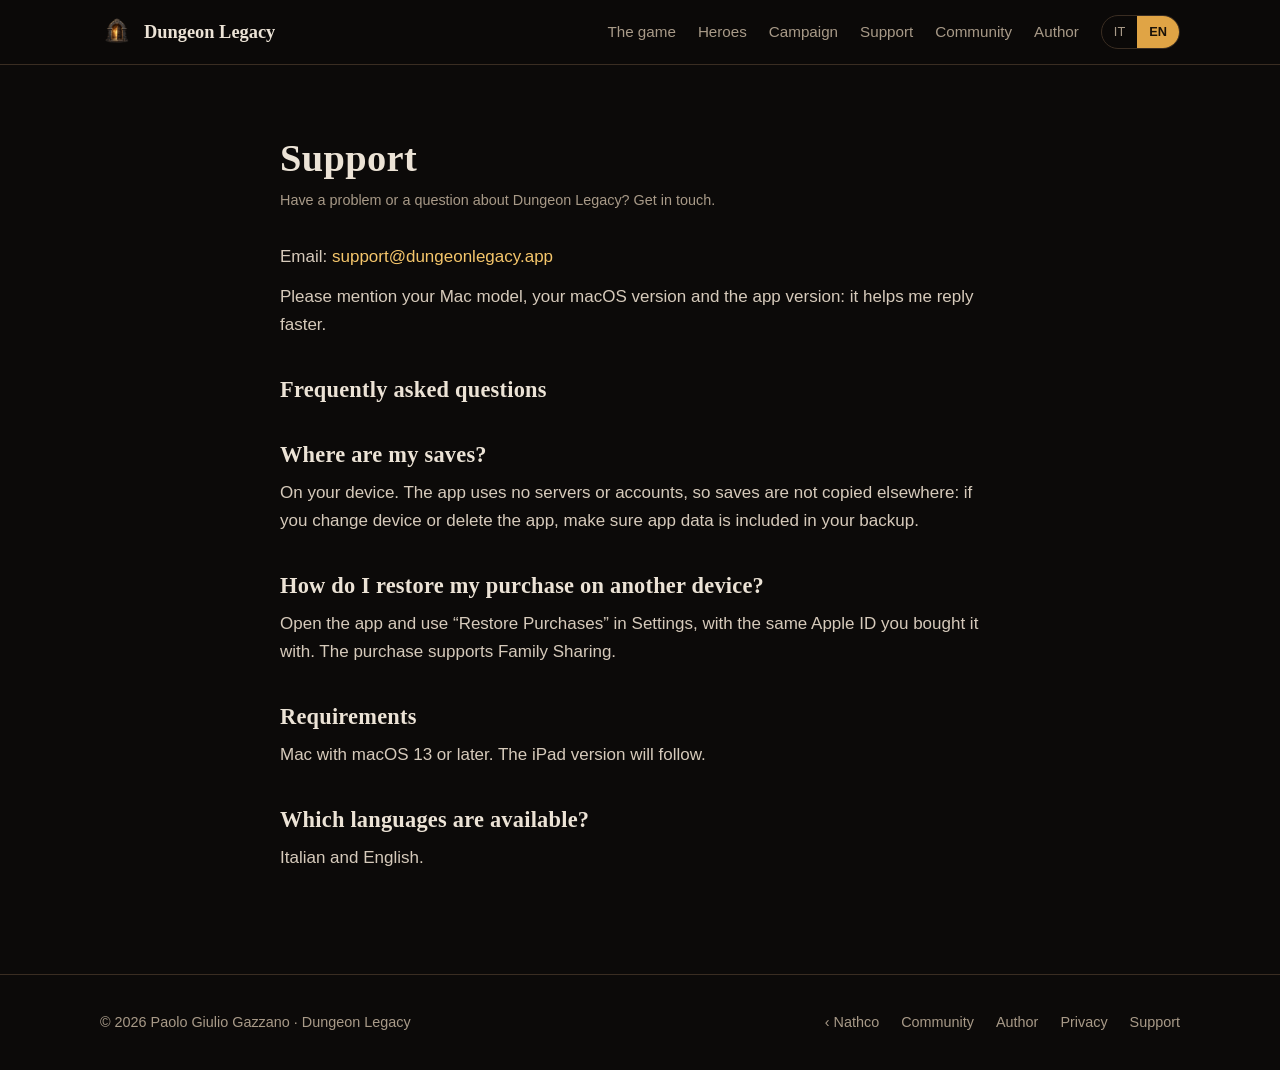
<file: support.html>
<!DOCTYPE html>
<html lang="it">
<head>
<meta charset="utf-8">
<meta name="viewport" content="width=device-width, initial-scale=1">
<title>Supporto — Dungeon Legacy</title>
<meta name="description" content="Assistenza per Dungeon Legacy: dove sono i salvataggi, come ripristinare l&#x27;acquisto, requisiti (macOS 13 o successivo) e come scrivere al supporto.">
<meta property="og:title" content="Supporto — Dungeon Legacy">
<meta property="og:description" content="Assistenza per Dungeon Legacy: dove sono i salvataggi, come ripristinare l&#x27;acquisto, requisiti (macOS 13 o successivo) e come scrivere al supporto.">
<meta property="og:type" content="website">
<meta property="og:site_name" content="Dungeon Legacy">
<meta property="og:locale" content="it_IT">
<meta property="og:locale:alternate" content="en_US">
<meta property="og:url" content="https://dungeonlegacy.app/support">
<meta property="og:image" content="https://dungeonlegacy.app/img/hero-2.jpg">
<meta property="og:image:width" content="1536">
<meta property="og:image:height" content="1024">
<meta property="og:image:alt" content="Dungeon Legacy: eroi nel dungeon">
<meta name="twitter:card" content="summary_large_image">
<link rel="canonical" href="https://dungeonlegacy.app/support">
<link rel="icon" href="img/logo.png">
<link rel="stylesheet" href="style.css">
</head>
<body data-title-it="Supporto — Dungeon Legacy" data-title-en="Support — Dungeon Legacy">
<header class="nav"><div class="wrap">
  <a class="brand" href="/"><img src="img/logo.png" alt="">Dungeon Legacy</a>
  <nav class="links">
    <a href="/#game"><span data-l="it">Il gioco</span><span data-l="en">The game</span></a>
    <a href="/#heroes"><span data-l="it">Eroi</span><span data-l="en">Heroes</span></a>
    <a href="/#campaign"><span data-l="it">Campagna</span><span data-l="en">Campaign</span></a>
    <a href="/support"><span data-l="it">Supporto</span><span data-l="en">Support</span></a>
    <a href="/community"><span data-l="it">Community</span><span data-l="en">Community</span></a>
  <a href="/author"><span data-l="it">Autore</span><span data-l="en">Author</span></a></nav>
  <div class="lang" role="group" aria-label="Language"><button data-lang="it" aria-pressed="true">IT</button><button data-lang="en" aria-pressed="false">EN</button></div>
</div></header>
<main class="doc">
<div data-l="it">
  <h1>Supporto</h1>
  <p class="date">Hai un problema o una domanda su Dungeon Legacy? Scrivimi.</p>
  <p>Email: <a href="mailto:support@dungeonlegacy.app">support@dungeonlegacy.app</a></p>
  <p>Nel messaggio indica il modello di Mac, la versione di macOS e la versione dell'app: mi aiuta a risponderti più in fretta.</p>
  <h2>Domande frequenti</h2>
  <h2>Dove sono i miei salvataggi?</h2>
  <p>Sul tuo dispositivo. L'app non usa server né account, quindi i salvataggi non vengono copiati altrove: se cambi dispositivo o cancelli l'app, includi i dati dell'app nel tuo backup.</p>
  <h2>Come ripristino l'acquisto su un altro dispositivo?</h2>
  <p>Apri l'app e usa «Ripristina acquisti» dalle impostazioni, con lo stesso Apple ID usato per l'acquisto. L'acquisto è compatibile con la Condivisione in famiglia.</p>
  <h2>Requisiti</h2>
  <p>Mac con macOS 13 o successivo. La versione per iPad arriverà in seguito.</p>
  <h2>In che lingue è disponibile?</h2>
  <p>Italiano e inglese.</p>
</div>
<div data-l="en">
  <h1>Support</h1>
  <p class="date">Have a problem or a question about Dungeon Legacy? Get in touch.</p>
  <p>Email: <a href="mailto:support@dungeonlegacy.app">support@dungeonlegacy.app</a></p>
  <p>Please mention your Mac model, your macOS version and the app version: it helps me reply faster.</p>
  <h2>Frequently asked questions</h2>
  <h2>Where are my saves?</h2>
  <p>On your device. The app uses no servers or accounts, so saves are not copied elsewhere: if you change device or delete the app, make sure app data is included in your backup.</p>
  <h2>How do I restore my purchase on another device?</h2>
  <p>Open the app and use “Restore Purchases” in Settings, with the same Apple ID you bought it with. The purchase supports Family Sharing.</p>
  <h2>Requirements</h2>
  <p>Mac with macOS 13 or later. The iPad version will follow.</p>
  <h2>Which languages are available?</h2>
  <p>Italian and English.</p>
</div>
</main>
<footer><div class="wrap">
  <div>© 2026 Paolo Giulio Gazzano · Dungeon Legacy</div>
  <nav><a data-l="it" href="https://nathco.app/it/">‹ Nathco</a><a data-l="en" href="https://nathco.app/">‹ Nathco</a><a href="/community"><span data-l="it">Community</span><span data-l="en">Community</span></a><a href="/author"><span data-l="it">Autore</span><span data-l="en">Author</span></a><a href="/privacy">Privacy</a><a href="/support"><span data-l="it">Supporto</span><span data-l="en">Support</span></a></nav>
</div></footer>
<script src="script.js"></script></body></html>
</file>
<file: style.css>
:root {
  --bg: #0c0a09;
  --bg2: #16110e;
  --card: #1c1612;
  --line: #3a2d22;
  --text: #ece3d6;
  --muted: #a89a88;
  --gold: #e0a445;
  --gold2: #f5c66b;
  --ember: #c4581f;
  --radius: 14px;
  --max: 1120px;
}
* { box-sizing: border-box; margin: 0; padding: 0; }
html { scroll-behavior: smooth; }
body {
  background: var(--bg);
  color: var(--text);
  font: 17px/1.65 -apple-system, BlinkMacSystemFont, "Segoe UI", Roboto, sans-serif;
  -webkit-font-smoothing: antialiased;
}
img { max-width: 100%; display: block; }
a { color: var(--gold2); text-decoration: none; }
a:hover { text-decoration: underline; }
h1, h2, h3 { font-family: Georgia, "Times New Roman", serif; line-height: 1.2; font-weight: 700; letter-spacing: .01em; }
.wrap { max-width: var(--max); margin: 0 auto; padding: 0 20px; }

/* nav */
.nav {
  position: sticky; top: 0; z-index: 20;
  background: rgba(12, 10, 9, .86); backdrop-filter: blur(10px);
  border-bottom: 1px solid var(--line);
}
.nav .wrap { display: flex; align-items: center; gap: 22px; height: 64px; }
.brand { display: flex; align-items: center; gap: 10px; font-family: Georgia, serif; font-weight: 700; font-size: 1.15rem; color: var(--text); }
.brand img { width: 34px; height: 34px; object-fit: contain; }
.brand:hover { text-decoration: none; }
.nav .links { display: flex; gap: 22px; margin-left: auto; font-size: .95rem; }
.nav .links a { color: var(--muted); }
.nav .links a:hover { color: var(--text); text-decoration: none; }
.lang { display: flex; border: 1px solid var(--line); border-radius: 999px; overflow: hidden; }
.lang button {
  background: none; border: 0; color: var(--muted); font: inherit; font-size: .8rem;
  padding: 5px 12px; cursor: pointer;
}
.lang button[aria-pressed="true"] { background: var(--gold); color: #1a1208; font-weight: 700; }

/* hero */
.hero {
  position: relative; min-height: 88vh; display: flex; align-items: flex-end;
  background: #000 url("img/hero-2.jpg") center / cover no-repeat;
}
.hero::before {
  content: ""; position: absolute; inset: 0;
  background: linear-gradient(180deg, rgba(12,10,9,.25) 0%, rgba(12,10,9,.55) 55%, var(--bg) 100%);
}
.hero .wrap { position: relative; padding-bottom: 72px; padding-top: 120px; }
.hero h1 { font-size: clamp(2.6rem, 7vw, 5rem); text-shadow: 0 3px 30px rgba(0,0,0,.7); }
.hero h1 span { color: var(--gold2); }
.hero p.lead { max-width: 620px; margin-top: 18px; font-size: 1.2rem; color: #ddd0bd; text-shadow: 0 1px 12px rgba(0,0,0,.8); }
.cta { display: flex; flex-wrap: wrap; gap: 14px; margin-top: 30px; align-items: center; }
.btn {
  display: inline-flex; align-items: center; gap: 8px; padding: 13px 26px; border-radius: 999px;
  font-weight: 700; font-size: 1rem; border: 1px solid transparent; cursor: pointer;
}
.btn.primary { background: linear-gradient(180deg, var(--gold2), var(--gold)); color: #1a1208; }
.btn.primary:hover { text-decoration: none; filter: brightness(1.08); }
.btn.ghost { border-color: rgba(255,255,255,.35); color: var(--text); background: rgba(0,0,0,.3); }
.btn.ghost:hover { text-decoration: none; background: rgba(255,255,255,.1); }
.badge-soon { color: var(--muted); font-size: .92rem; }

/* sections */
section { padding: 84px 0; }
section.alt { background: var(--bg2); border-top: 1px solid var(--line); border-bottom: 1px solid var(--line); }
.eyebrow { color: var(--gold); text-transform: uppercase; letter-spacing: .18em; font-size: .78rem; font-weight: 700; }
h2 { font-size: clamp(1.8rem, 4vw, 2.6rem); margin: 8px 0 14px; }
.sub { color: var(--muted); max-width: 680px; }

.features { display: grid; grid-template-columns: repeat(auto-fit, minmax(250px, 1fr)); gap: 18px; margin-top: 42px; }
.feat { background: var(--card); border: 1px solid var(--line); border-radius: var(--radius); padding: 24px; }
.feat .ico { font-size: 1.7rem; margin-bottom: 10px; }
.feat h3 { font-size: 1.15rem; margin-bottom: 6px; }
.feat p { color: var(--muted); font-size: .96rem; }

.heroes { display: grid; grid-template-columns: repeat(auto-fit, minmax(180px, 1fr)); gap: 16px; margin-top: 42px; }
.hcard { position: relative; border-radius: var(--radius); overflow: hidden; border: 1px solid var(--line); aspect-ratio: 3/4; background: #000; }
.hcard img { width: 100%; height: 100%; object-fit: cover; transition: transform .5s; }
.hcard:hover img { transform: scale(1.05); }
.hcard figcaption {
  position: absolute; left: 0; right: 0; bottom: 0; padding: 40px 14px 14px;
  background: linear-gradient(transparent, rgba(0,0,0,.92)); font-family: Georgia, serif; font-weight: 700;
}
.hcard figcaption small { display: block; font-family: -apple-system, sans-serif; font-weight: 400; color: var(--muted); font-size: .8rem; }

.gallery { display: grid; grid-template-columns: repeat(auto-fit, minmax(300px, 1fr)); gap: 16px; margin-top: 42px; }
.gallery figure { border-radius: var(--radius); overflow: hidden; border: 1px solid var(--line); position: relative; }
.gallery img { width: 100%; aspect-ratio: 3/2; object-fit: cover; }
.gallery-wide { grid-template-columns: repeat(auto-fit, minmax(min(100%, 420px), 1fr)); margin-top: 16px; }
.gallery-wide .pano { grid-column: 1 / -1; }
.gallery-wide .pano img { aspect-ratio: 21/9; object-position: 50% 62%; }
.gallery figcaption { position: absolute; left: 0; right: 0; bottom: 0; padding: 30px 16px 12px; background: linear-gradient(transparent, rgba(0,0,0,.9)); font-size: .92rem; }
.gallery figcaption b { font-family: Georgia, serif; font-size: 1.02rem; display: block; }

.monsters { display: flex; gap: 14px; margin-top: 38px; flex-wrap: wrap; }
.monsters img { width: 150px; height: 150px; object-fit: cover; border-radius: var(--radius); border: 1px solid var(--line); }

.split { display: grid; grid-template-columns: 1fr 1fr; gap: 48px; align-items: center; }
.split img { border-radius: var(--radius); border: 1px solid var(--line); }
@media (max-width: 800px) { .split { grid-template-columns: 1fr; gap: 28px; } .nav .links { display: none; } .nav .lang { margin-left: auto; } }

.checks { list-style: none; margin-top: 18px; }
.checks li { padding: 6px 0 6px 30px; position: relative; color: var(--text); }
.checks li::before { content: "✓"; position: absolute; left: 0; color: var(--gold); font-weight: 700; }

/* text pages */
.doc { max-width: 760px; margin: 0 auto; padding: 70px 20px 90px; }
.doc h1 { font-size: 2.4rem; margin-bottom: 8px; }
.doc h2 { font-size: 1.4rem; margin: 38px 0 10px; }
.doc p, .doc li { color: #d6cabb; margin-bottom: 12px; }
.doc ul { padding-left: 22px; margin-bottom: 12px; }
.doc .date { color: var(--muted); font-size: .9rem; margin-bottom: 30px; }

footer { border-top: 1px solid var(--line); padding: 36px 0; color: var(--muted); font-size: .9rem; }
footer .wrap { display: flex; flex-wrap: wrap; gap: 14px 28px; justify-content: space-between; }
footer nav { display: flex; gap: 22px; flex-wrap: wrap; }
footer a { color: var(--muted); }
footer a:hover { color: var(--text); }

/* language switching */
html[lang="it"] [data-l="en"], html[lang="en"] [data-l="it"] { display: none !important; }

/* store badges: until the App Store URL exists the badge is shown but not clickable */
.store { display: inline-block; line-height: 0; }
.store img { height: 52px; width: auto; }
.store[data-soon] { opacity: .92; cursor: default; }
html[lang="it"] .store img[data-l="en"], html[lang="en"] .store img[data-l="it"] { display: none !important; }

/* author page */
.author-page{max-width:900px;margin:0 auto;padding:70px 20px 90px}
.ah{display:grid;grid-template-columns:230px 1fr;gap:44px;align-items:center}
.ah img{width:230px;height:230px;border-radius:50%;object-fit:cover;border:3px solid var(--orange,var(--gold));box-shadow:0 20px 60px rgba(0,0,0,.5)}
.ah h1{font-size:clamp(2rem,5vw,3rem);margin-bottom:8px}
.ah .role{color:var(--orange,var(--gold));text-transform:uppercase;letter-spacing:.16em;font-size:.8rem;font-weight:700;margin-bottom:14px}
.author-page p{color:#d6cbe6;margin:0 0 16px;max-width:680px}
.author-page h2{font-size:1.4rem;margin:46px 0 16px}
.proj{display:grid;grid-template-columns:repeat(auto-fit,minmax(260px,1fr));gap:16px}
.proj a{display:block;background:var(--card);border:1px solid var(--line);border-radius:14px;padding:22px;color:var(--text)}
.proj a:hover{text-decoration:none;border-color:var(--orange,var(--gold))}
.proj b{display:block;font-family:"Arial Black",Georgia,serif;font-size:1.1rem;margin-bottom:6px}
.proj span.d{color:var(--muted);font-size:.93rem}
@media(max-width:700px){.ah{grid-template-columns:1fr;text-align:center;justify-items:center}}
/* BEGIN community-rules */
/* ---- pagina Community ---- */
.cm-hero{padding:104px 0 70px;background:radial-gradient(900px 380px at 50% -40px,rgba(224,164,69,.16),transparent 70%),var(--bg)}
.cm-hero .eyebrow,.rl-head .eyebrow{display:block;margin-bottom:10px}
.cm-hero h1{font-size:clamp(2.3rem,6.2vw,3.8rem);max-width:820px}
.cm-hero .lead{max-width:700px;margin-top:20px;font-size:1.2rem;color:#ddd0bd}
.cm-hero .cta{margin-top:30px}
.cm-sec{padding:72px 0}
.cm-sec.alt{background:var(--bg2);border-top:1px solid var(--line);border-bottom:1px solid var(--line)}
.cm-sec h2{margin:6px 0 10px}
.cm-sec .sub{margin-bottom:6px}
.cm-grid{display:grid;grid-template-columns:repeat(auto-fit,minmax(250px,1fr));gap:18px;margin-top:34px}
.cm-card{background:var(--card);border:1px solid var(--line);border-radius:var(--radius);padding:26px}
.cm-card h3{font-size:1.15rem;margin-bottom:8px}
.cm-card p,.cm-card li{color:var(--muted);font-size:.97rem}
.cm-card p b,.cm-card li b{color:var(--text)}
.cm-card.hl{border-color:var(--gold)}
.cm-card .tag{display:inline-block;font-size:.72rem;letter-spacing:.14em;text-transform:uppercase;font-weight:700;color:var(--gold);margin-bottom:10px}
.cm-card ul{padding-left:20px;margin-top:8px}
.cm-key{display:grid;grid-template-columns:repeat(auto-fit,minmax(240px,1fr));gap:16px;margin-top:30px}
.cm-key .cm-card{border-top:3px solid var(--gold)}
.cm-steps{display:grid;grid-template-columns:repeat(4,1fr);gap:16px;margin-top:34px;counter-reset:st}
@media(max-width:1000px){.cm-steps{grid-template-columns:repeat(2,1fr)}}
@media(max-width:560px){.cm-steps{grid-template-columns:1fr}}
.cm-step{background:var(--card);border:1px solid var(--line);border-radius:var(--radius);padding:24px 22px;position:relative}
.cm-step::before{counter-increment:st;content:counter(st);display:flex;align-items:center;justify-content:center;width:38px;height:38px;border-radius:50%;background:var(--gold);color:#1a1208;font-weight:800;font-family:Georgia,serif;margin-bottom:14px}
.cm-step h3{font-size:1.05rem;margin-bottom:6px}
.cm-step p{color:var(--muted);font-size:.94rem}
.cm-faq{margin-top:30px;max-width:820px}
.cm-faq details{background:var(--card);border:1px solid var(--line);border-radius:12px;padding:0;margin-bottom:10px}
.cm-faq summary{cursor:pointer;padding:16px 20px;font-weight:700;list-style:none;display:flex;justify-content:space-between;gap:14px}
.cm-faq summary::-webkit-details-marker{display:none}
.cm-faq summary::after{content:"+";color:var(--gold);font-size:1.3rem;line-height:1}
.cm-faq details[open] summary::after{content:"\2212"}
.cm-faq details p{padding:0 20px 18px;color:var(--muted)}
.cm-cta{background:linear-gradient(180deg,var(--card),var(--bg2));border:1px solid var(--gold);border-radius:18px;padding:40px 34px;text-align:center}
.cm-cta h2{margin-top:0}
.cm-cta p{color:var(--muted);max-width:620px;margin:8px auto 0}
.cm-cta .mail{display:inline-block;margin-top:20px;font-size:clamp(.95rem,4.6vw,1.25rem);font-family:Georgia,serif;font-weight:700;max-width:100%;overflow-wrap:anywhere}
@media(max-width:560px){.cm-cta{padding:30px 20px}.cm-hero{padding:80px 0 54px}.cm-sec{padding:54px 0}}
.cm-cta .cta{justify-content:center}
/* ---- modulo «Scrivi la tua traccia» ---- */
.fm{max-width:820px;margin-top:30px}
.fm[hidden],.fm-done[hidden],.fm-msg[hidden]{display:none!important}
.fm fieldset{border:1px solid var(--line);border-radius:var(--radius);padding:8px 24px 10px;margin-bottom:22px;background:var(--card);min-width:0}
.fm legend{padding:0 10px;font-family:Georgia,serif;font-weight:700;font-size:1.1rem;color:var(--gold2)}
.fm-row{margin:18px 0}
.fm-row label{display:block}
.fm-l{display:block;font-weight:700}
.fm-l .req{color:var(--gold);margin-left:4px}
.fm-h{display:block;color:var(--muted);font-size:.9rem;margin:2px 0 8px}
.fm input[type=text],.fm input[type=email],.fm input[type=tel],.fm textarea{width:100%;background:var(--bg);color:var(--text);border:1px solid var(--line);border-radius:10px;padding:12px 14px;font:inherit;font-size:1rem}
.fm textarea{resize:vertical;min-height:5.5em}
.fm input:focus,.fm textarea:focus{outline:2px solid var(--gold);outline-offset:1px;border-color:var(--gold)}
.fm [aria-invalid=true]{border-color:var(--ember);outline-color:var(--ember)}
.fm-check{display:flex;gap:12px;align-items:flex-start;margin:6px 0 18px;color:#d6cabb;font-size:.96rem}
.fm-check input{flex:none;width:20px;height:20px;margin-top:3px;accent-color:var(--gold)}
.fm-trap{position:absolute;left:-9999px;top:auto;width:1px;height:1px;overflow:hidden}
.fm-note{color:var(--muted);font-size:.88rem;margin:6px 0 16px}
.fm-ts{min-height:70px;margin:8px 0 14px}
.fm-actions{display:flex;flex-wrap:wrap;gap:14px;align-items:center}
.fm button[disabled]{opacity:.5;cursor:not-allowed}
.fm-status{max-width:820px;margin-top:16px}
.fm-msg{padding:14px 18px;border-radius:12px;border:1px solid var(--line);background:var(--card);color:#d6cabb}
.fm-msg.err{border-color:var(--ember)}
.fm-done{max-width:820px;margin-top:30px;text-align:center;background:linear-gradient(180deg,var(--card),var(--bg2));border:1px solid var(--gold);border-radius:18px;padding:40px 30px}
.fm-done h3{font-size:1.5rem;margin-bottom:10px}
.fm-done p{color:var(--muted);max-width:560px;margin:0 auto 10px}
.fm-ref{display:block;font-family:Georgia,serif;font-size:2rem;font-weight:700;color:var(--gold2);letter-spacing:.06em;margin:14px 0}
.fm-done .btn{margin-top:14px}
/* ---- pagina Regolamento ---- */
.rl-head{padding:84px 0 26px}
.rl-head h1{font-size:clamp(2rem,5vw,3rem);max-width:860px}
.rl-meta{display:flex;flex-wrap:wrap;gap:8px 20px;margin-top:14px;color:var(--muted);font-size:.92rem}
.rl-brief{margin:28px 0 8px;background:var(--card);border:1px solid var(--gold);border-radius:16px;padding:26px 28px}
.rl-brief h2{font-size:1.25rem;margin:0 0 14px}
.rl-brief ul{list-style:none;display:grid;grid-template-columns:repeat(auto-fit,minmax(280px,1fr));gap:10px 26px}
.rl-brief li{position:relative;padding-left:26px;color:#e2d8c8;font-size:.97rem}
.rl-brief li::before{content:"\2713";position:absolute;left:0;color:var(--gold);font-weight:800}
.rl-brief .note{margin-top:16px;color:var(--muted);font-size:.9rem}
.rl-layout{display:grid;grid-template-columns:270px 1fr;gap:38px;align-items:start;padding:26px 0 90px}
.rl-toc{position:sticky;top:84px;background:var(--card);border:1px solid var(--line);border-radius:14px;padding:18px 18px 12px;max-height:calc(100vh - 110px);overflow:auto}
.rl-toc h2{font-size:.78rem;letter-spacing:.16em;text-transform:uppercase;color:var(--gold);font-family:-apple-system,sans-serif;margin:0 0 10px}
.rl-toc a{display:flex;gap:10px;padding:6px 0;color:var(--muted);font-size:.9rem;line-height:1.35;border-top:1px solid rgba(255,255,255,.04)}
.rl-toc a:first-of-type{border-top:0}
.rl-toc a:hover{color:var(--text);text-decoration:none}
.rl-toc a b{flex:none;width:22px;color:var(--gold)}
.rl-intro{background:transparent;border-left:3px solid var(--line);padding:2px 0 2px 18px;margin-bottom:22px;color:#cfc3b3;font-size:.95rem}
.rl-intro p{margin-bottom:10px}
.rl-art{background:var(--card);border:1px solid var(--line);border-radius:14px;padding:26px 30px 14px;margin-bottom:18px;scroll-margin-top:84px}
.rl-art h2{font-size:1.3rem;margin:0 0 16px;padding-bottom:12px;border-bottom:1px solid var(--line);display:flex;gap:14px;align-items:baseline}
.rl-art h2 .num{color:var(--gold);font-family:Georgia,serif}
.rl-art p.cl{display:grid;grid-template-columns:46px 1fr;gap:0 4px;margin-bottom:14px;color:#d6cabb;font-size:.98rem}
.rl-art p.cl .n{color:var(--gold);font-weight:700;font-size:.9rem;padding-top:2px}
.rl-art ul,.rl-art ol{margin:-4px 0 14px 50px;color:#d6cabb;font-size:.96rem}
.rl-art li{margin-bottom:6px}
.rl-art strong{color:var(--text)}
.rl-decl{background:linear-gradient(180deg,var(--card),var(--bg2));border:2px solid var(--gold);border-radius:16px;padding:30px 32px 18px;margin-top:26px;scroll-margin-top:84px}
.rl-decl h2{font-size:1.3rem;margin:0 0 6px;text-transform:none}
.rl-decl h3{font-size:1.1rem;margin:26px 0 8px;color:var(--gold2)}
.rl-decl p{color:#d6cabb;margin-bottom:12px;font-size:.98rem}
.rl-decl ol{padding-left:24px;margin-bottom:14px;color:#d6cabb;font-size:.98rem}
.rl-decl li{margin-bottom:8px}
.rl-decl .hint{color:var(--muted);font-size:.9rem;margin-bottom:16px}
@media(max-width:900px){.rl-layout{grid-template-columns:1fr}.rl-toc{position:static;max-height:none}.rl-art{padding:22px 20px 10px}.rl-art p.cl{grid-template-columns:38px 1fr}.rl-art ul,.rl-art ol{margin-left:42px}}
/* END community-rules */
</file>
